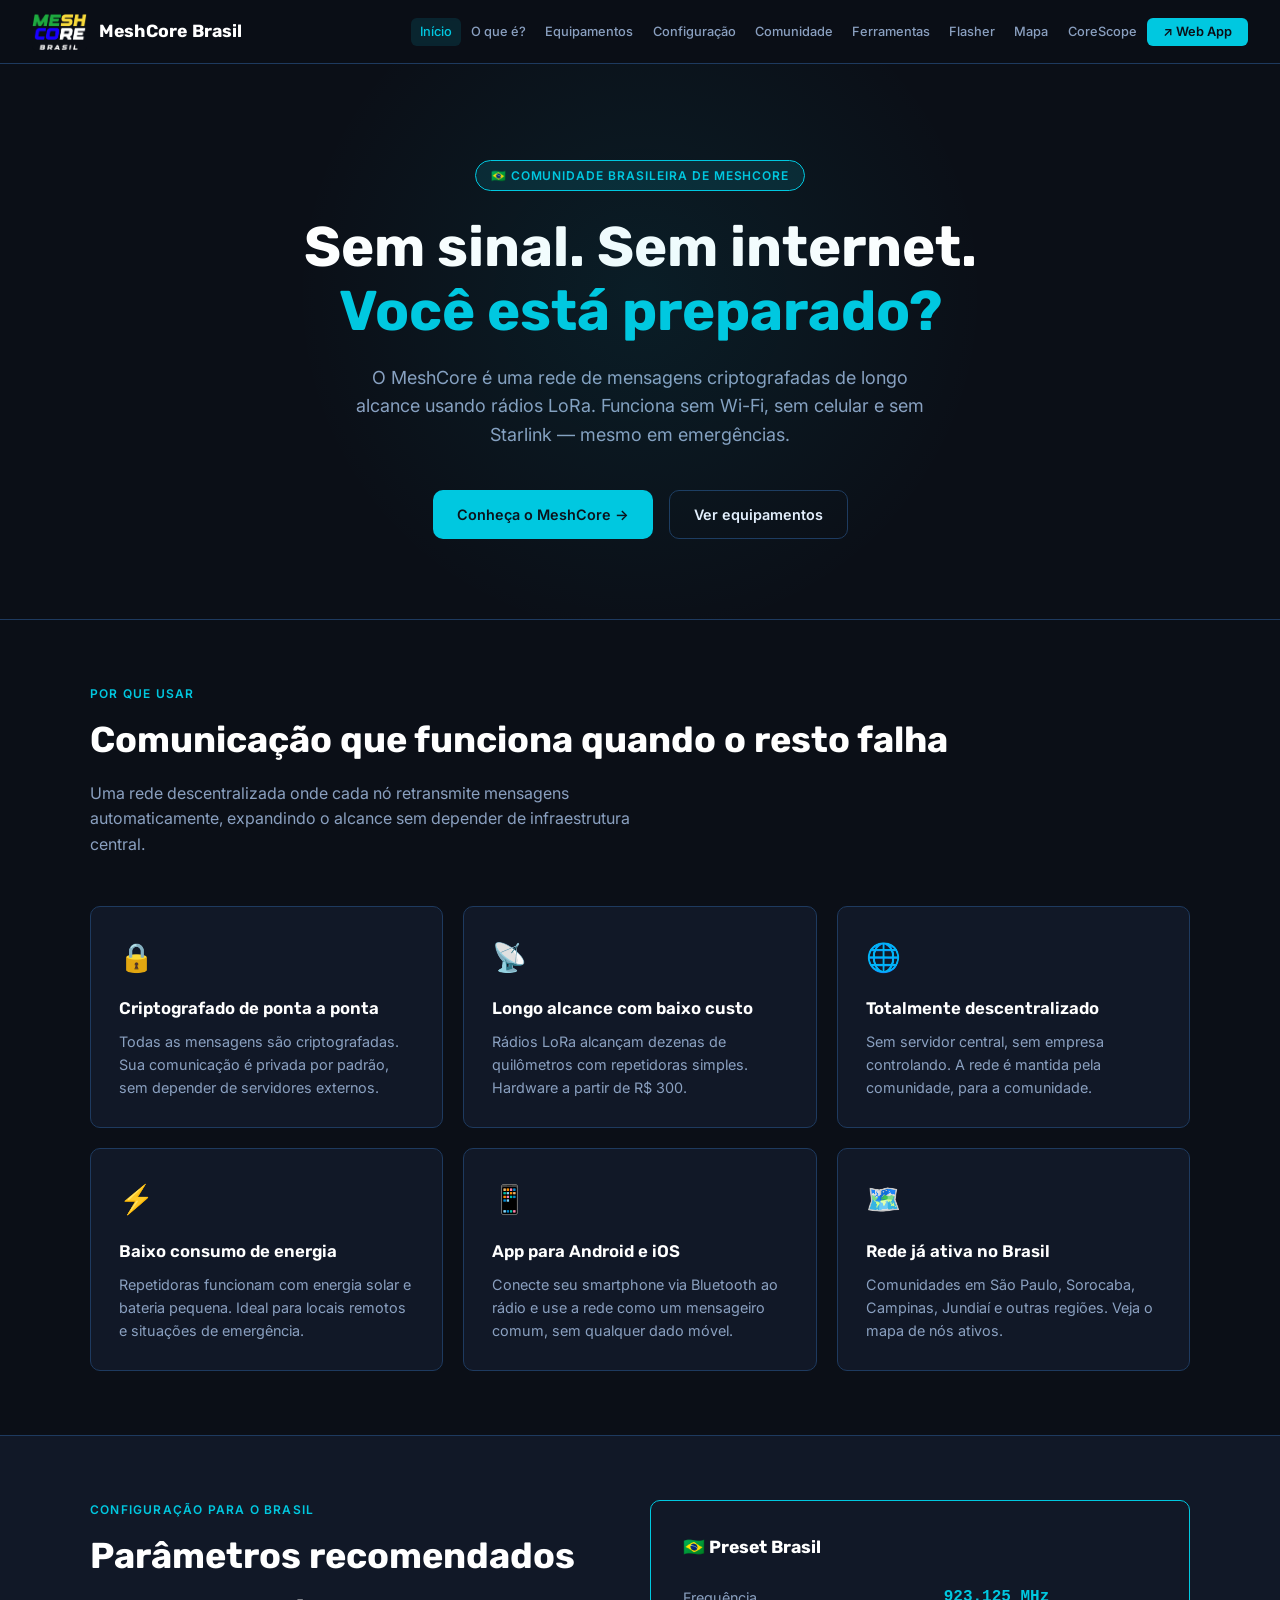
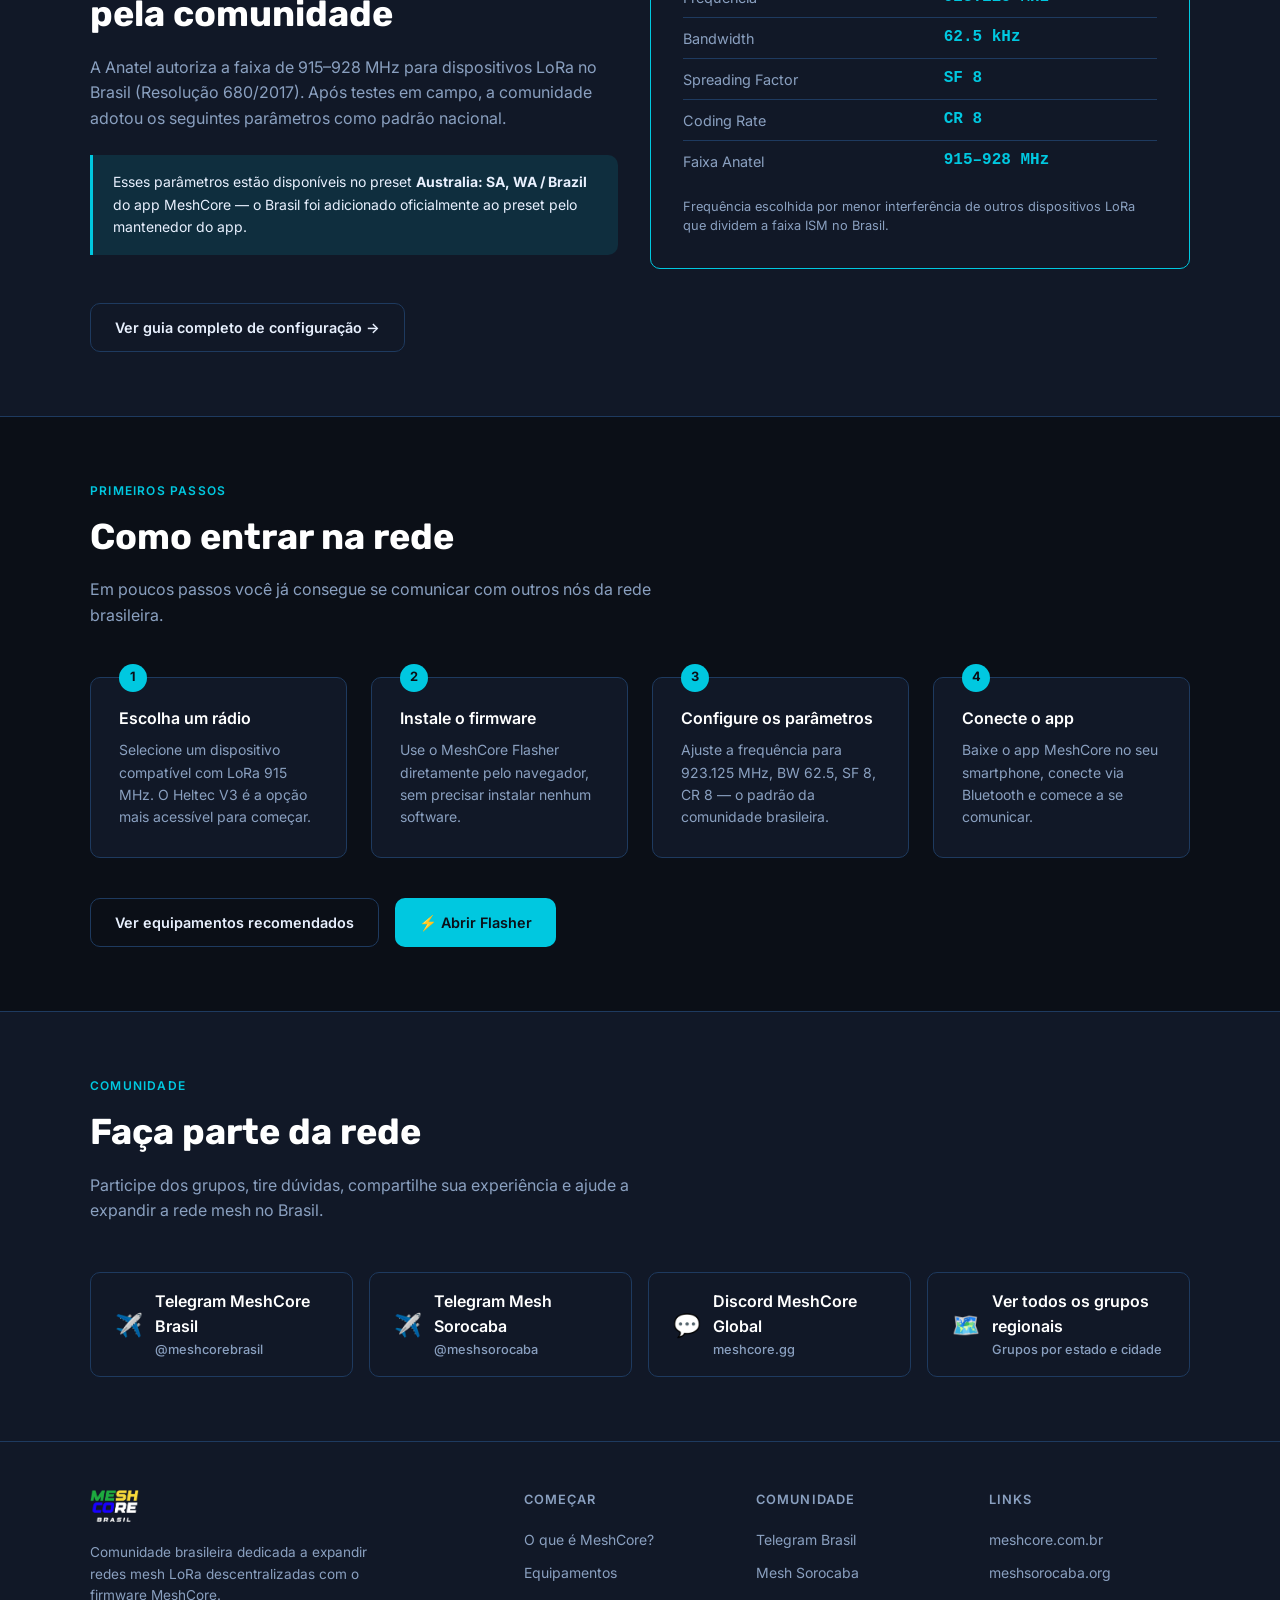
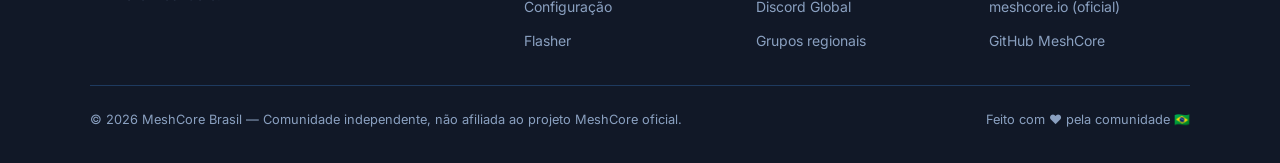
<file: index.html>
<!DOCTYPE html>
<html lang="pt-BR">
<head>
  <meta charset="UTF-8">
  <meta name="viewport" content="width=device-width, initial-scale=1.0">
  <title>MeshCore Brasil — Rede mesh LoRa sem internet</title>
  <meta name="description" content="Comunique-se sem internet, sem celular, sem Starlink. O MeshCore é uma rede de mensagens criptografadas de longo alcance com rádios LoRa.">
  <link rel="icon" href="img/logo.png">
  <meta property="og:type" content="website">
  <meta property="og:title" content="MeshCore Brasil">
  <meta property="og:description" content="Rede mesh LoRa descentralizada e criptografada. Sem internet, sem celular.">
  <meta property="og:image" content="img/logo.png">
  <link rel="stylesheet" href="css/style.css">
</head>
<body>

<!-- NAV -->
<nav>
  <a href="index.html" class="nav-logo">
    <img src="img/logo.png" alt="MeshCore Brasil">
    <span>MeshCore Brasil</span>
  </a>
  <button class="nav-toggle" aria-label="Menu" onclick="this.closest('nav').querySelector('.nav-links').classList.toggle('open')">
    <svg width="22" height="22" viewBox="0 0 22 22" fill="none" stroke="currentColor" stroke-width="2" stroke-linecap="round">
      <line x1="3" y1="6" x2="19" y2="6"/><line x1="3" y1="11" x2="19" y2="11"/><line x1="3" y1="16" x2="19" y2="16"/>
    </svg>
  </button>
  <ul class="nav-links">
    <li><a href="index.html" class="active">Início</a></li>
    <li><a href="pages/o-que-e.html">O que é?</a></li>
    <li><a href="pages/equipamentos.html">Equipamentos</a></li>
    <li><a href="pages/configuracao.html">Configuração</a></li>
    <li><a href="pages/comunidade.html">Comunidade</a></li>
    <li><a href="pages/ferramentas.html">Ferramentas</a></li>
    <li><a href="pages/flasher.html">Flasher</a></li>
    <li><a href="pages/mapa.html">Mapa</a></li>
    <li><a href="pages/corescope.html">CoreScope</a></li>
    <li><a href="https://app.meshcore.io/" target="_blank" class="nav-cta">↗ Web App</a></li>
  </ul>
</nav>

<!-- HERO -->
<section class="hero">
  <div class="hero-badge">🇧🇷 Comunidade Brasileira de MeshCore</div>
  <h1>Sem sinal. Sem internet.<br><span>Você está preparado?</span></h1>
  <p>O MeshCore é uma rede de mensagens criptografadas de longo alcance usando rádios LoRa. Funciona sem Wi-Fi, sem celular e sem Starlink — mesmo em emergências.</p>
  <div class="hero-actions">
    <a href="pages/o-que-e.html" class="btn btn-primary">Conheça o MeshCore →</a>
    <a href="pages/equipamentos.html" class="btn btn-outline">Ver equipamentos</a>
  </div>
</section>

<hr class="divider">

<!-- POR QUE MESHCORE -->
<section>
  <div class="container">
    <div class="section-label">Por que usar</div>
    <h2 class="section-title">Comunicação que funciona quando o resto falha</h2>
    <p class="section-desc">Uma rede descentralizada onde cada nó retransmite mensagens automaticamente, expandindo o alcance sem depender de infraestrutura central.</p>
    <div class="cards">
      <div class="card">
        <div class="card-icon">🔒</div>
        <h3>Criptografado de ponta a ponta</h3>
        <p>Todas as mensagens são criptografadas. Sua comunicação é privada por padrão, sem depender de servidores externos.</p>
      </div>
      <div class="card">
        <div class="card-icon">📡</div>
        <h3>Longo alcance com baixo custo</h3>
        <p>Rádios LoRa alcançam dezenas de quilômetros com repetidoras simples. Hardware a partir de R$ 300.</p>
      </div>
      <div class="card">
        <div class="card-icon">🌐</div>
        <h3>Totalmente descentralizado</h3>
        <p>Sem servidor central, sem empresa controlando. A rede é mantida pela comunidade, para a comunidade.</p>
      </div>
      <div class="card">
        <div class="card-icon">⚡</div>
        <h3>Baixo consumo de energia</h3>
        <p>Repetidoras funcionam com energia solar e bateria pequena. Ideal para locais remotos e situações de emergência.</p>
      </div>
      <div class="card">
        <div class="card-icon">📱</div>
        <h3>App para Android e iOS</h3>
        <p>Conecte seu smartphone via Bluetooth ao rádio e use a rede como um mensageiro comum, sem qualquer dado móvel.</p>
      </div>
      <div class="card">
        <div class="card-icon">🗺️</div>
        <h3>Rede já ativa no Brasil</h3>
        <p>Comunidades em São Paulo, Sorocaba, Campinas, Jundiaí e outras regiões. Veja o mapa de nós ativos.</p>
      </div>
    </div>
  </div>
</section>

<hr class="divider">

<!-- CONFIGURAÇÃO BRASIL -->
<section style="background: var(--surface);">
  <div class="container">
    <div class="params-grid">
      <div>
        <div class="section-label">Configuração para o Brasil</div>
        <h2 class="section-title">Parâmetros recomendados pela comunidade</h2>
        <p class="section-desc" style="margin-bottom: 1.5rem;">A Anatel autoriza a faixa de 915–928 MHz para dispositivos LoRa no Brasil (Resolução 680/2017). Após testes em campo, a comunidade adotou os seguintes parâmetros como padrão nacional.</p>
        <div class="info-box">
          Esses parâmetros estão disponíveis no preset <strong>Australia: SA, WA / Brazil</strong> do app MeshCore — o Brasil foi adicionado oficialmente ao preset pelo mantenedor do app.
        </div>
        <a href="pages/configuracao.html" class="btn btn-outline" style="margin-top: 1.5rem;">Ver guia completo de configuração →</a>
      </div>
      <div class="freq-box">
        <h3>🇧🇷 Preset Brasil</h3>
        <table class="freq-table">
          <tr><td>Frequência</td><td>923.125 MHz</td></tr>
          <tr><td>Bandwidth</td><td>62.5 kHz</td></tr>
          <tr><td>Spreading Factor</td><td>SF 8</td></tr>
          <tr><td>Coding Rate</td><td>CR 8</td></tr>
          <tr><td>Faixa Anatel</td><td>915–928 MHz</td></tr>
        </table>
        <p class="freq-note">Frequência escolhida por menor interferência de outros dispositivos LoRa que dividem a faixa ISM no Brasil.</p>
      </div>
    </div>
  </div>
</section>

<hr class="divider">

<!-- COMO COMEÇAR -->
<section>
  <div class="container">
    <div class="section-label">Primeiros passos</div>
    <h2 class="section-title">Como entrar na rede</h2>
    <p class="section-desc">Em poucos passos você já consegue se comunicar com outros nós da rede brasileira.</p>
    <div class="steps">
      <div class="step">
        <h3>Escolha um rádio</h3>
        <p>Selecione um dispositivo compatível com LoRa 915 MHz. O Heltec V3 é a opção mais acessível para começar.</p>
      </div>
      <div class="step">
        <h3>Instale o firmware</h3>
        <p>Use o MeshCore Flasher diretamente pelo navegador, sem precisar instalar nenhum software.</p>
      </div>
      <div class="step">
        <h3>Configure os parâmetros</h3>
        <p>Ajuste a frequência para 923.125 MHz, BW 62.5, SF 8, CR 8 — o padrão da comunidade brasileira.</p>
      </div>
      <div class="step">
        <h3>Conecte o app</h3>
        <p>Baixe o app MeshCore no seu smartphone, conecte via Bluetooth e comece a se comunicar.</p>
      </div>
    </div>
    <div style="margin-top: 2.5rem; display: flex; gap: 1rem; flex-wrap: wrap;">
      <a href="pages/equipamentos.html" class="btn btn-outline">Ver equipamentos recomendados</a>
      <a href="https://flasher.meshcore.io/" target="_blank" class="btn btn-primary">⚡ Abrir Flasher</a>
    </div>
  </div>
</section>

<hr class="divider">

<!-- COMUNIDADE -->
<section style="background: var(--surface);">
  <div class="container">
    <div class="section-label">Comunidade</div>
    <h2 class="section-title">Faça parte da rede</h2>
    <p class="section-desc">Participe dos grupos, tire dúvidas, compartilhe sua experiência e ajude a expandir a rede mesh no Brasil.</p>
    <div class="community-links">
      <a href="https://t.me/meshcorebrasil" target="_blank" class="community-link">
        <span class="icon">✈️</span>
        <div>
          <div style="font-weight: 600; color: var(--white);">Telegram MeshCore Brasil</div>
          <div style="font-size: 0.8rem; color: var(--text-dim);">@meshcorebrasil</div>
        </div>
      </a>
      <a href="https://t.me/meshsorocaba" target="_blank" class="community-link">
        <span class="icon">✈️</span>
        <div>
          <div style="font-weight: 600; color: var(--white);">Telegram Mesh Sorocaba</div>
          <div style="font-size: 0.8rem; color: var(--text-dim);">@meshsorocaba</div>
        </div>
      </a>
      <a href="https://meshcore.gg" target="_blank" class="community-link">
        <span class="icon">💬</span>
        <div>
          <div style="font-weight: 600; color: var(--white);">Discord MeshCore Global</div>
          <div style="font-size: 0.8rem; color: var(--text-dim);">meshcore.gg</div>
        </div>
      </a>
      <a href="pages/comunidade.html" class="community-link">
        <span class="icon">🗺️</span>
        <div>
          <div style="font-weight: 600; color: var(--white);">Ver todos os grupos regionais</div>
          <div style="font-size: 0.8rem; color: var(--text-dim);">Grupos por estado e cidade</div>
        </div>
      </a>
    </div>
  </div>
</section>

<!-- FOOTER -->
<footer>
  <div class="footer-inner">
    <div class="footer-brand">
      <img src="img/logo.png" alt="MeshCore Brasil">
      <p>Comunidade brasileira dedicada a expandir redes mesh LoRa descentralizadas com o firmware MeshCore.</p>
    </div>
    <div class="footer-col">
      <h4>Começar</h4>
      <ul>
        <li><a href="pages/o-que-e.html">O que é MeshCore?</a></li>
        <li><a href="pages/equipamentos.html">Equipamentos</a></li>
        <li><a href="pages/configuracao.html">Configuração</a></li>
        <li><a href="https://flasher.meshcore.io/" target="_blank">Flasher</a></li>
      </ul>
    </div>
    <div class="footer-col">
      <h4>Comunidade</h4>
      <ul>
        <li><a href="https://t.me/meshcorebrasil" target="_blank">Telegram Brasil</a></li>
        <li><a href="https://t.me/meshsorocaba" target="_blank">Mesh Sorocaba</a></li>
        <li><a href="https://meshcore.gg" target="_blank">Discord Global</a></li>
        <li><a href="pages/comunidade.html">Grupos regionais</a></li>
      </ul>
    </div>
    <div class="footer-col">
      <h4>Links</h4>
      <ul>
        <li><a href="https://meshcore.com.br" target="_blank">meshcore.com.br</a></li>
        <li><a href="https://www.meshsorocaba.org" target="_blank">meshsorocaba.org</a></li>
        <li><a href="https://meshcore.io" target="_blank">meshcore.io (oficial)</a></li>
        <li><a href="https://github.com/ripplebiz/MeshCore" target="_blank">GitHub MeshCore</a></li>
      </ul>
    </div>
  </div>
  <div class="footer-bottom">
    <span>© 2026 MeshCore Brasil — Comunidade independente, não afiliada ao projeto MeshCore oficial.</span>
    <span>Feito com ❤️ pela comunidade 🇧🇷</span>
  </div>
</footer>

</body>
</html>
</file>
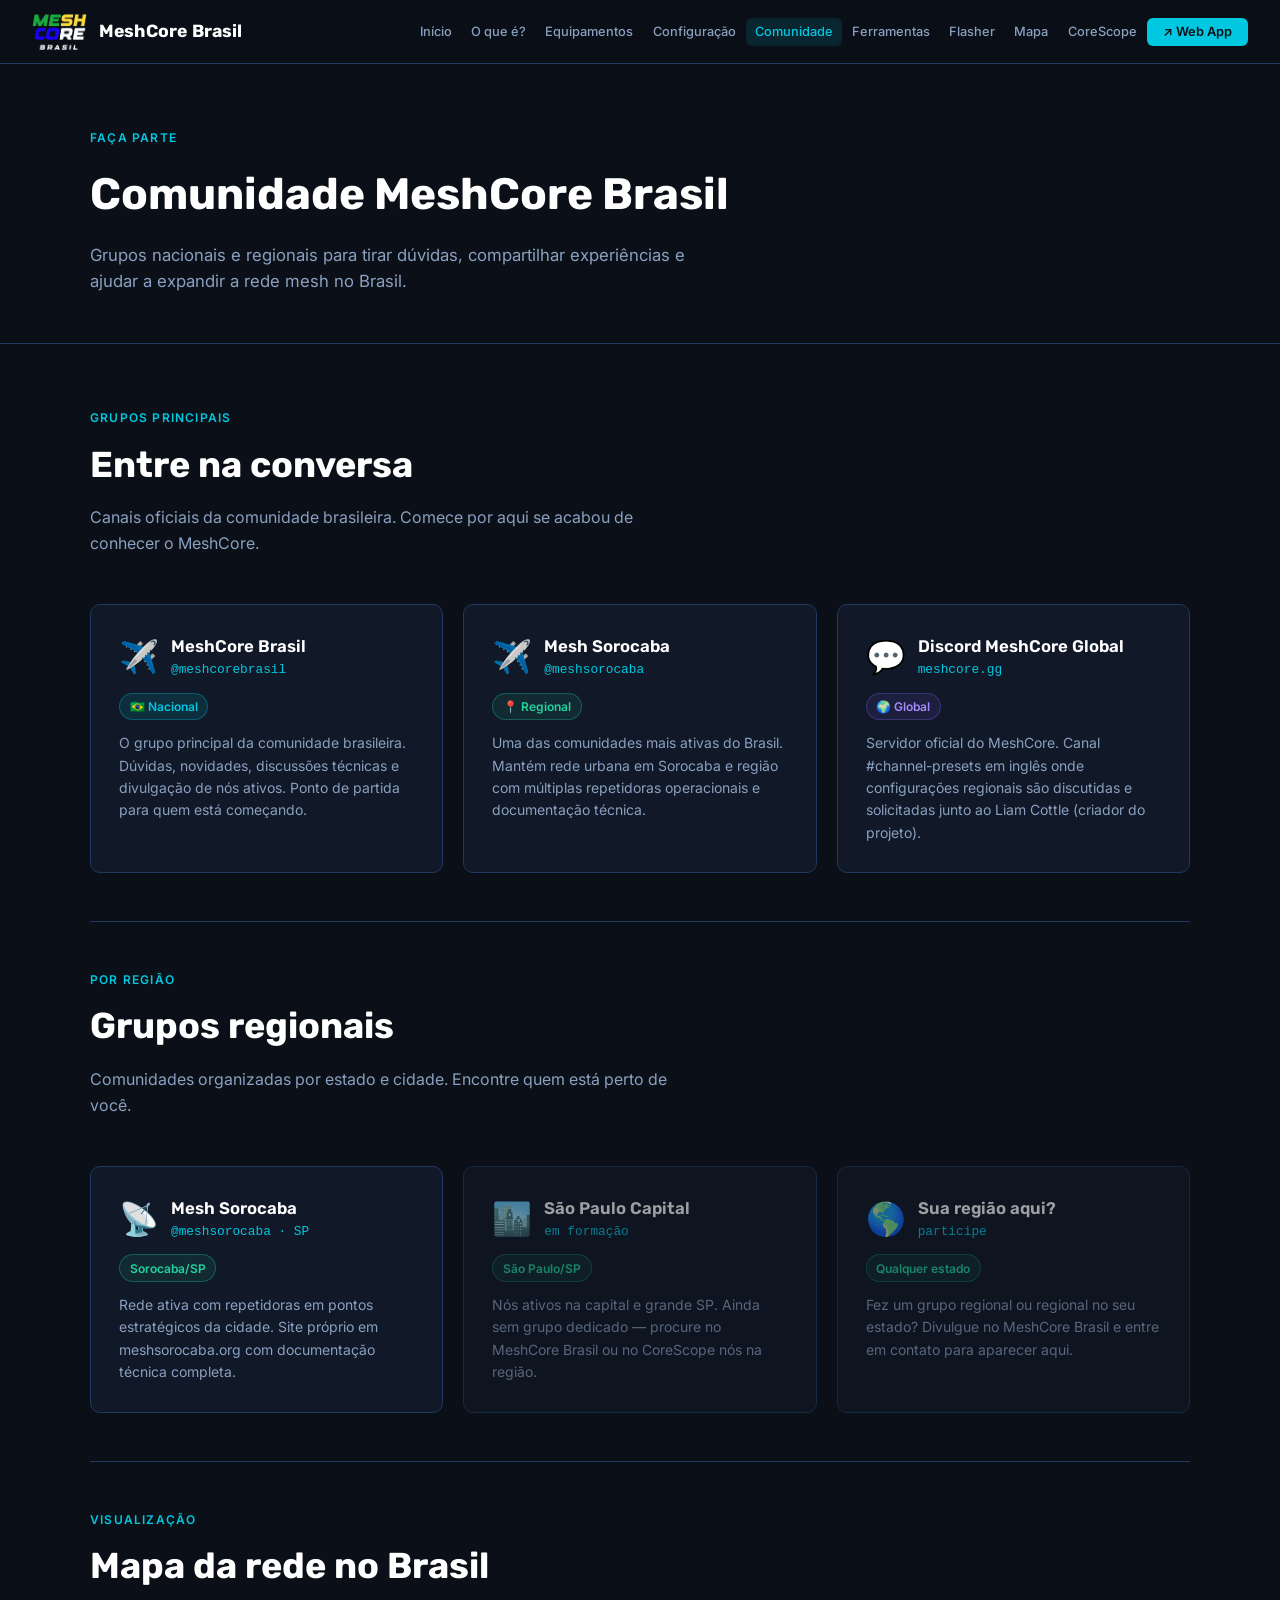
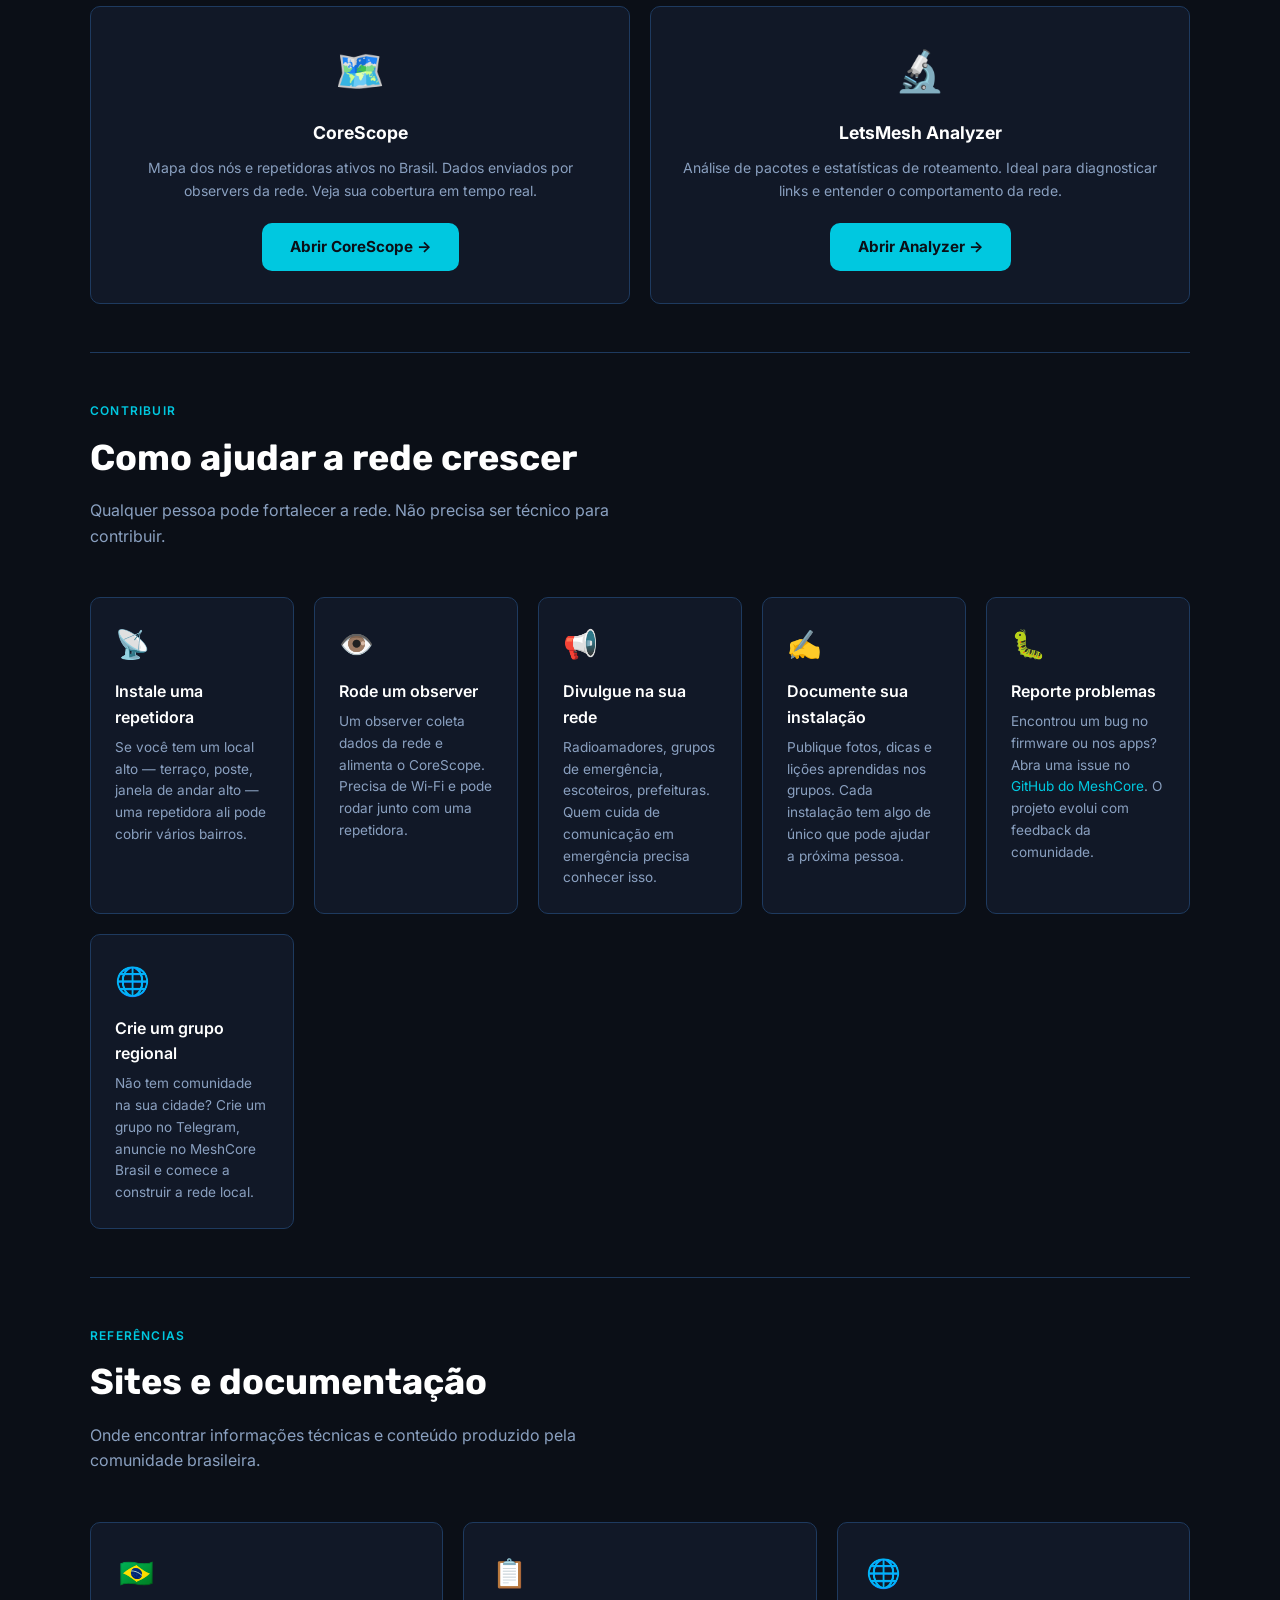
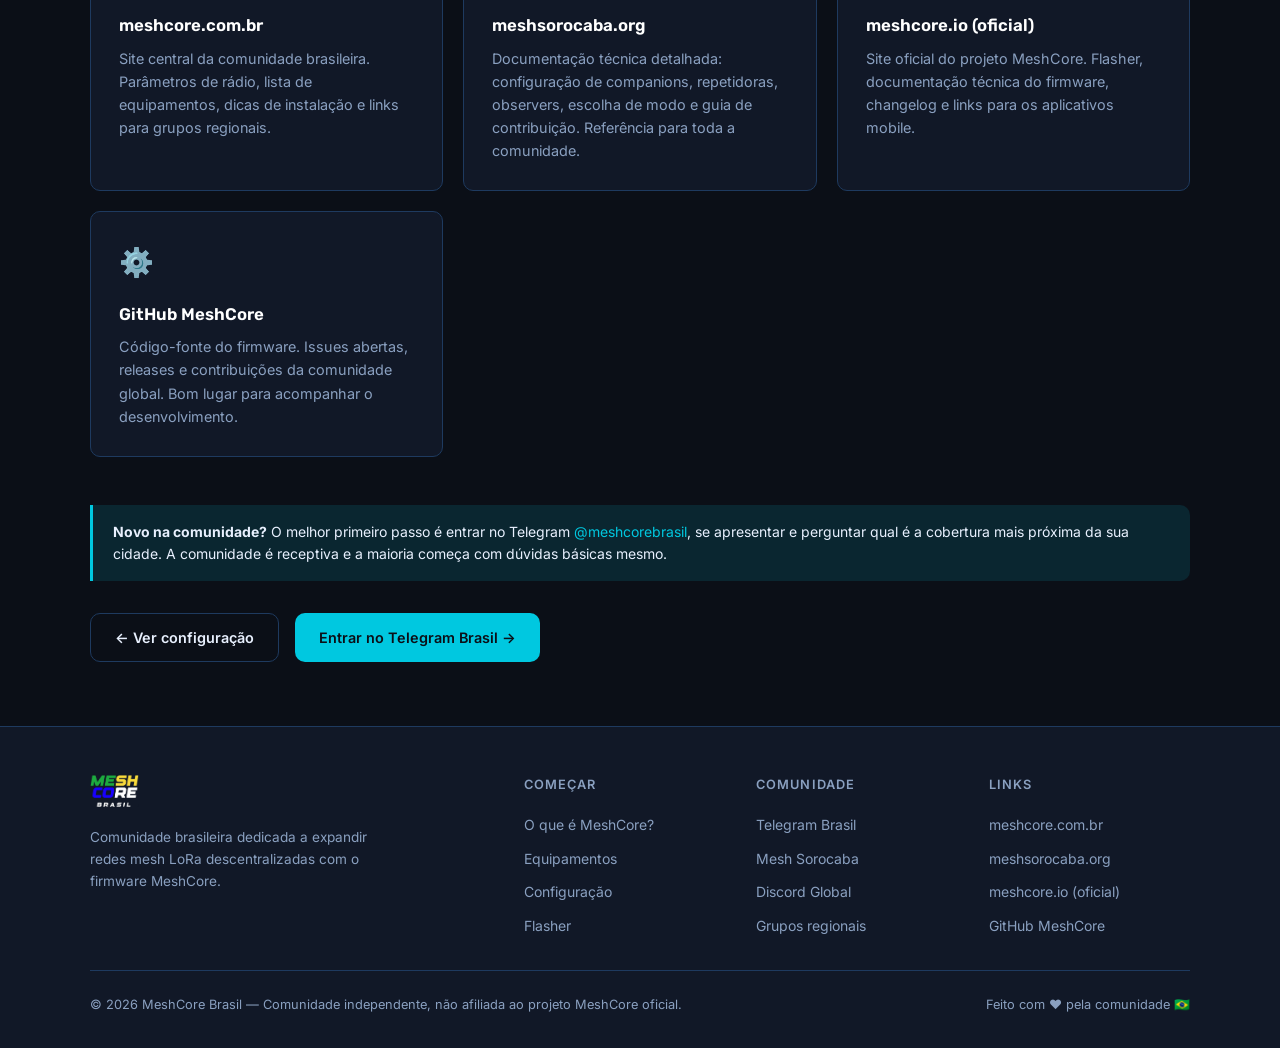
<file: pages/comunidade.html>
<!DOCTYPE html>
<html lang="pt-BR">
<head>
  <meta charset="UTF-8">
  <meta name="viewport" content="width=device-width, initial-scale=1.0">
  <title>Comunidade — MeshCore Brasil</title>
  <meta name="description" content="Grupos de Telegram, Discord e comunidades regionais do MeshCore no Brasil. Tire dúvidas, compartilhe experiências e ajude a expandir a rede.">
  <link rel="icon" href="../img/logo.png">
  <link rel="stylesheet" href="../css/style.css">
  <style>
    .group-grid {
      display: grid;
      grid-template-columns: repeat(auto-fit, minmax(300px, 1fr));
      gap: 1.25rem;
    }
    .group-card {
      background: var(--surface);
      border: 1px solid var(--border);
      border-radius: var(--radius);
      padding: 1.75rem;
      display: flex;
      flex-direction: column;
      gap: 0.75rem;
      transition: border-color 0.2s, transform 0.2s;
      text-decoration: none;
    }
    .group-card:hover {
      border-color: var(--accent);
      transform: translateY(-3px);
      text-decoration: none;
    }
    .group-card .gc-header {
      display: flex;
      align-items: center;
      gap: 0.75rem;
    }
    .group-card .gc-icon {
      font-size: 2rem;
      line-height: 1;
    }
    .group-card .gc-title {
      font-family: 'Rubik', sans-serif;
      font-weight: 600;
      font-size: 1.05rem;
      color: var(--white);
    }
    .group-card .gc-handle {
      font-size: 0.8rem;
      color: var(--accent);
      font-family: monospace;
    }
    .group-card .gc-desc {
      font-size: 0.875rem;
      color: var(--text-dim);
      line-height: 1.6;
    }
    .group-card .gc-badge {
      display: inline-flex;
      align-items: center;
      gap: 0.35rem;
      font-size: 0.75rem;
      font-weight: 600;
      padding: 0.2rem 0.6rem;
      border-radius: 999px;
      width: fit-content;
    }
    .badge-national { background: rgba(0, 200, 224, 0.12); color: var(--accent); border: 1px solid rgba(0, 200, 224, 0.3); }
    .badge-regional { background: rgba(34, 211, 160, 0.1); color: var(--green); border: 1px solid rgba(34, 211, 160, 0.3); }
    .badge-global   { background: rgba(130, 100, 255, 0.1); color: #a78bfa; border: 1px solid rgba(130, 100, 255, 0.3); }

    .map-section {
      background: var(--surface);
      border: 1px solid var(--border);
      border-radius: var(--radius);
      padding: 2rem;
      text-align: center;
    }
    .corescope-link {
      display: inline-flex;
      align-items: center;
      gap: 0.5rem;
      background: var(--accent);
      color: var(--bg);
      font-weight: 700;
      padding: 0.75rem 1.75rem;
      border-radius: var(--radius);
      font-size: 0.95rem;
      margin-top: 1.25rem;
      text-decoration: none;
      transition: opacity 0.2s, transform 0.2s;
    }
    .corescope-link:hover {
      opacity: 0.88;
      transform: translateY(-1px);
      text-decoration: none;
    }
    .contribute-steps {
      display: grid;
      grid-template-columns: repeat(auto-fit, minmax(200px, 1fr));
      gap: 1.25rem;
    }
    .contribute-step {
      background: var(--surface);
      border: 1px solid var(--border);
      border-radius: var(--radius);
      padding: 1.5rem;
    }
    .contribute-step .cs-icon { font-size: 1.75rem; margin-bottom: 0.75rem; }
    .contribute-step h3 { font-size: 1rem; font-weight: 600; color: var(--white); margin-bottom: 0.4rem; }
    .contribute-step p { font-size: 0.85rem; color: var(--text-dim); line-height: 1.6; }

    .stats-bar {
      display: flex;
      gap: 1px;
      background: var(--border);
      border-radius: var(--radius);
      overflow: hidden;
      margin: 2rem 0;
    }
    .stat-cell {
      flex: 1;
      background: var(--surface);
      padding: 1.25rem 1.5rem;
      text-align: center;
    }
    .stat-cell:first-child { border-radius: var(--radius) 0 0 var(--radius); }
    .stat-cell:last-child  { border-radius: 0 var(--radius) var(--radius) 0; }
    .stat-val { font-family: 'Rubik', sans-serif; font-size: 1.75rem; font-weight: 700; color: var(--accent); }
    .stat-label { font-size: 0.8rem; color: var(--text-dim); margin-top: 0.2rem; }

    @media (max-width: 600px) {
      .stats-bar { flex-direction: column; gap: 0; }
      .stat-cell { border-radius: 0 !important; border-bottom: 1px solid var(--border); }
      .stat-cell:last-child { border-bottom: none; }
    }
  </style>
</head>
<body>

<nav>
  <a href="../index.html" class="nav-logo">
    <img src="../img/logo.png" alt="MeshCore Brasil">
    <span>MeshCore Brasil</span>
  </a>
  <button class="nav-toggle" aria-label="Menu" onclick="this.closest('nav').querySelector('.nav-links').classList.toggle('open')">
    <svg width="22" height="22" viewBox="0 0 22 22" fill="none" stroke="currentColor" stroke-width="2" stroke-linecap="round">
      <line x1="3" y1="6" x2="19" y2="6"/><line x1="3" y1="11" x2="19" y2="11"/><line x1="3" y1="16" x2="19" y2="16"/>
    </svg>
  </button>
  <ul class="nav-links">
    <li><a href="../index.html">Início</a></li>
    <li><a href="o-que-e.html">O que é?</a></li>
    <li><a href="equipamentos.html">Equipamentos</a></li>
    <li><a href="configuracao.html">Configuração</a></li>
    <li><a href="comunidade.html" class="active">Comunidade</a></li>
    <li><a href="ferramentas.html">Ferramentas</a></li>
    <li><a href="flasher.html">Flasher</a></li>
    <li><a href="mapa.html">Mapa</a></li>
    <li><a href="corescope.html">CoreScope</a></li>
    <li><a href="https://app.meshcore.io/" target="_blank" class="nav-cta">↗ Web App</a></li>
  </ul>
</nav>

<div class="page-header">
  <div class="container">
    <div class="section-label">Faça parte</div>
    <h1>Comunidade MeshCore Brasil</h1>
    <p>Grupos nacionais e regionais para tirar dúvidas, compartilhar experiências e ajudar a expandir a rede mesh no Brasil.</p>
  </div>
</div>

<section>
  <div class="container">

    <!-- Grupos principais -->
    <div class="section-label">Grupos principais</div>
    <h2 class="section-title">Entre na conversa</h2>
    <p class="section-desc">Canais oficiais da comunidade brasileira. Comece por aqui se acabou de conhecer o MeshCore.</p>

    <div class="group-grid" style="margin-bottom: 3rem;">
      <a href="https://t.me/meshcorebrasil" target="_blank" class="group-card">
        <div class="gc-header">
          <span class="gc-icon">✈️</span>
          <div>
            <div class="gc-title">MeshCore Brasil</div>
            <div class="gc-handle">@meshcorebrasil</div>
          </div>
        </div>
        <span class="gc-badge badge-national">🇧🇷 Nacional</span>
        <p class="gc-desc">O grupo principal da comunidade brasileira. Dúvidas, novidades, discussões técnicas e divulgação de nós ativos. Ponto de partida para quem está começando.</p>
      </a>

      <a href="https://t.me/meshsorocaba" target="_blank" class="group-card">
        <div class="gc-header">
          <span class="gc-icon">✈️</span>
          <div>
            <div class="gc-title">Mesh Sorocaba</div>
            <div class="gc-handle">@meshsorocaba</div>
          </div>
        </div>
        <span class="gc-badge badge-regional">📍 Regional</span>
        <p class="gc-desc">Uma das comunidades mais ativas do Brasil. Mantém rede urbana em Sorocaba e região com múltiplas repetidoras operacionais e documentação técnica.</p>
      </a>

      <a href="https://meshcore.gg" target="_blank" class="group-card">
        <div class="gc-header">
          <span class="gc-icon">💬</span>
          <div>
            <div class="gc-title">Discord MeshCore Global</div>
            <div class="gc-handle">meshcore.gg</div>
          </div>
        </div>
        <span class="gc-badge badge-global">🌍 Global</span>
        <p class="gc-desc">Servidor oficial do MeshCore. Canal #channel-presets em inglês onde configurações regionais são discutidas e solicitadas junto ao Liam Cottle (criador do projeto).</p>
      </a>
    </div>

    <hr class="divider" style="margin: 1rem 0 3rem;">

    <!-- Grupos regionais -->
    <div class="section-label">Por região</div>
    <h2 class="section-title">Grupos regionais</h2>
    <p class="section-desc">Comunidades organizadas por estado e cidade. Encontre quem está perto de você.</p>

    <div class="group-grid" style="margin-bottom: 3rem;">
      <a href="https://t.me/meshsorocaba" target="_blank" class="group-card">
        <div class="gc-header">
          <span class="gc-icon">📡</span>
          <div>
            <div class="gc-title">Mesh Sorocaba</div>
            <div class="gc-handle">@meshsorocaba · SP</div>
          </div>
        </div>
        <span class="gc-badge badge-regional">Sorocaba/SP</span>
        <p class="gc-desc">Rede ativa com repetidoras em pontos estratégicos da cidade. Site próprio em meshsorocaba.org com documentação técnica completa.</p>
      </a>

      <div class="group-card" style="opacity: 0.6; cursor: default;" onclick="return false;">
        <div class="gc-header">
          <span class="gc-icon">🏙️</span>
          <div>
            <div class="gc-title">São Paulo Capital</div>
            <div class="gc-handle">em formação</div>
          </div>
        </div>
        <span class="gc-badge badge-regional">São Paulo/SP</span>
        <p class="gc-desc">Nós ativos na capital e grande SP. Ainda sem grupo dedicado — procure no MeshCore Brasil ou no CoreScope nós na região.</p>
      </div>

      <div class="group-card" style="opacity: 0.6; cursor: default;" onclick="return false;">
        <div class="gc-header">
          <span class="gc-icon">🌎</span>
          <div>
            <div class="gc-title">Sua região aqui?</div>
            <div class="gc-handle">participe</div>
          </div>
        </div>
        <span class="gc-badge badge-regional">Qualquer estado</span>
        <p class="gc-desc">Fez um grupo regional ou regional no seu estado? Divulgue no MeshCore Brasil e entre em contato para aparecer aqui.</p>
      </div>
    </div>

    <hr class="divider" style="margin: 1rem 0 3rem;">

    <!-- Mapa da rede -->
    <div class="section-label">Visualização</div>
    <h2 class="section-title">Mapa da rede no Brasil</h2>

    <div style="display: grid; grid-template-columns: 1fr 1fr; gap: 1.25rem; margin-bottom: 3rem; flex-wrap: wrap;">
      <div class="map-section">
        <div style="font-size: 2.5rem; margin-bottom: 1rem;">🗺️</div>
        <h3 style="color: var(--white); font-size: 1.1rem; margin-bottom: 0.5rem;">CoreScope</h3>
        <p style="color: var(--text-dim); font-size: 0.875rem; line-height: 1.7;">Mapa dos nós e repetidoras ativos no Brasil. Dados enviados por observers da rede. Veja sua cobertura em tempo real.</p>
        <a href="https://corescope.meshcore.com.br" target="_blank" class="corescope-link">Abrir CoreScope →</a>
      </div>

      <div class="map-section">
        <div style="font-size: 2.5rem; margin-bottom: 1rem;">🔬</div>
        <h3 style="color: var(--white); font-size: 1.1rem; margin-bottom: 0.5rem;">LetsMesh Analyzer</h3>
        <p style="color: var(--text-dim); font-size: 0.875rem; line-height: 1.7;">Análise de pacotes e estatísticas de roteamento. Ideal para diagnosticar links e entender o comportamento da rede.</p>
        <a href="https://analyzer.letsmesh.net/" target="_blank" class="corescope-link">Abrir Analyzer →</a>
      </div>
    </div>

    <hr class="divider" style="margin: 1rem 0 3rem;">

    <!-- Como contribuir -->
    <div class="section-label">Contribuir</div>
    <h2 class="section-title">Como ajudar a rede crescer</h2>
    <p class="section-desc">Qualquer pessoa pode fortalecer a rede. Não precisa ser técnico para contribuir.</p>

    <div class="contribute-steps" style="margin-bottom: 3rem;">
      <div class="contribute-step">
        <div class="cs-icon">📡</div>
        <h3>Instale uma repetidora</h3>
        <p>Se você tem um local alto — terraço, poste, janela de andar alto — uma repetidora ali pode cobrir vários bairros.</p>
      </div>
      <div class="contribute-step">
        <div class="cs-icon">👁️</div>
        <h3>Rode um observer</h3>
        <p>Um observer coleta dados da rede e alimenta o CoreScope. Precisa de Wi-Fi e pode rodar junto com uma repetidora.</p>
      </div>
      <div class="contribute-step">
        <div class="cs-icon">📢</div>
        <h3>Divulgue na sua rede</h3>
        <p>Radioamadores, grupos de emergência, escoteiros, prefeituras. Quem cuida de comunicação em emergência precisa conhecer isso.</p>
      </div>
      <div class="contribute-step">
        <div class="cs-icon">✍️</div>
        <h3>Documente sua instalação</h3>
        <p>Publique fotos, dicas e lições aprendidas nos grupos. Cada instalação tem algo de único que pode ajudar a próxima pessoa.</p>
      </div>
      <div class="contribute-step">
        <div class="cs-icon">🐛</div>
        <h3>Reporte problemas</h3>
        <p>Encontrou um bug no firmware ou nos apps? Abra uma issue no <a href="https://github.com/ripplebiz/MeshCore" target="_blank">GitHub do MeshCore</a>. O projeto evolui com feedback da comunidade.</p>
      </div>
      <div class="contribute-step">
        <div class="cs-icon">🌐</div>
        <h3>Crie um grupo regional</h3>
        <p>Não tem comunidade na sua cidade? Crie um grupo no Telegram, anuncie no MeshCore Brasil e comece a construir a rede local.</p>
      </div>
    </div>

    <hr class="divider" style="margin: 1rem 0 3rem;">

    <!-- Sites da comunidade -->
    <div class="section-label">Referências</div>
    <h2 class="section-title">Sites e documentação</h2>
    <p class="section-desc">Onde encontrar informações técnicas e conteúdo produzido pela comunidade brasileira.</p>

    <div class="cards" style="margin-bottom: 3rem;">
      <a href="https://meshcore.com.br" target="_blank" class="card" style="text-decoration: none;">
        <div class="card-icon">🇧🇷</div>
        <h3>meshcore.com.br</h3>
        <p>Site central da comunidade brasileira. Parâmetros de rádio, lista de equipamentos, dicas de instalação e links para grupos regionais.</p>
      </a>
      <a href="https://www.meshsorocaba.org" target="_blank" class="card" style="text-decoration: none;">
        <div class="card-icon">📋</div>
        <h3>meshsorocaba.org</h3>
        <p>Documentação técnica detalhada: configuração de companions, repetidoras, observers, escolha de modo e guia de contribuição. Referência para toda a comunidade.</p>
      </a>
      <a href="https://meshcore.io" target="_blank" class="card" style="text-decoration: none;">
        <div class="card-icon">🌐</div>
        <h3>meshcore.io (oficial)</h3>
        <p>Site oficial do projeto MeshCore. Flasher, documentação técnica do firmware, changelog e links para os aplicativos mobile.</p>
      </a>
      <a href="https://github.com/ripplebiz/MeshCore" target="_blank" class="card" style="text-decoration: none;">
        <div class="card-icon">⚙️</div>
        <h3>GitHub MeshCore</h3>
        <p>Código-fonte do firmware. Issues abertas, releases e contribuições da comunidade global. Bom lugar para acompanhar o desenvolvimento.</p>
      </a>
    </div>

    <div class="info-box">
      <strong>Novo na comunidade?</strong> O melhor primeiro passo é entrar no Telegram <a href="https://t.me/meshcorebrasil" target="_blank">@meshcorebrasil</a>, se apresentar e perguntar qual é a cobertura mais próxima da sua cidade. A comunidade é receptiva e a maioria começa com dúvidas básicas mesmo.
    </div>

    <div style="display: flex; gap: 1rem; flex-wrap: wrap; margin-top: 2rem;">
      <a href="configuracao.html" class="btn btn-outline">← Ver configuração</a>
      <a href="https://t.me/meshcorebrasil" target="_blank" class="btn btn-primary">Entrar no Telegram Brasil →</a>
    </div>

  </div>
</section>

<footer>
  <div class="footer-inner">
    <div class="footer-brand">
      <img src="../img/logo.png" alt="MeshCore Brasil">
      <p>Comunidade brasileira dedicada a expandir redes mesh LoRa descentralizadas com o firmware MeshCore.</p>
    </div>
    <div class="footer-col">
      <h4>Começar</h4>
      <ul>
        <li><a href="o-que-e.html">O que é MeshCore?</a></li>
        <li><a href="equipamentos.html">Equipamentos</a></li>
        <li><a href="configuracao.html">Configuração</a></li>
        <li><a href="https://flasher.meshcore.io/" target="_blank">Flasher</a></li>
      </ul>
    </div>
    <div class="footer-col">
      <h4>Comunidade</h4>
      <ul>
        <li><a href="https://t.me/meshcorebrasil" target="_blank">Telegram Brasil</a></li>
        <li><a href="https://t.me/meshsorocaba" target="_blank">Mesh Sorocaba</a></li>
        <li><a href="https://meshcore.gg" target="_blank">Discord Global</a></li>
        <li><a href="comunidade.html">Grupos regionais</a></li>
      </ul>
    </div>
    <div class="footer-col">
      <h4>Links</h4>
      <ul>
        <li><a href="https://meshcore.com.br" target="_blank">meshcore.com.br</a></li>
        <li><a href="https://www.meshsorocaba.org" target="_blank">meshsorocaba.org</a></li>
        <li><a href="https://meshcore.io" target="_blank">meshcore.io (oficial)</a></li>
        <li><a href="https://github.com/ripplebiz/MeshCore" target="_blank">GitHub MeshCore</a></li>
      </ul>
    </div>
  </div>
  <div class="footer-bottom">
    <span>© 2026 MeshCore Brasil — Comunidade independente, não afiliada ao projeto MeshCore oficial.</span>
    <span>Feito com ❤️ pela comunidade 🇧🇷</span>
  </div>
</footer>

</body>
</html>
</file>
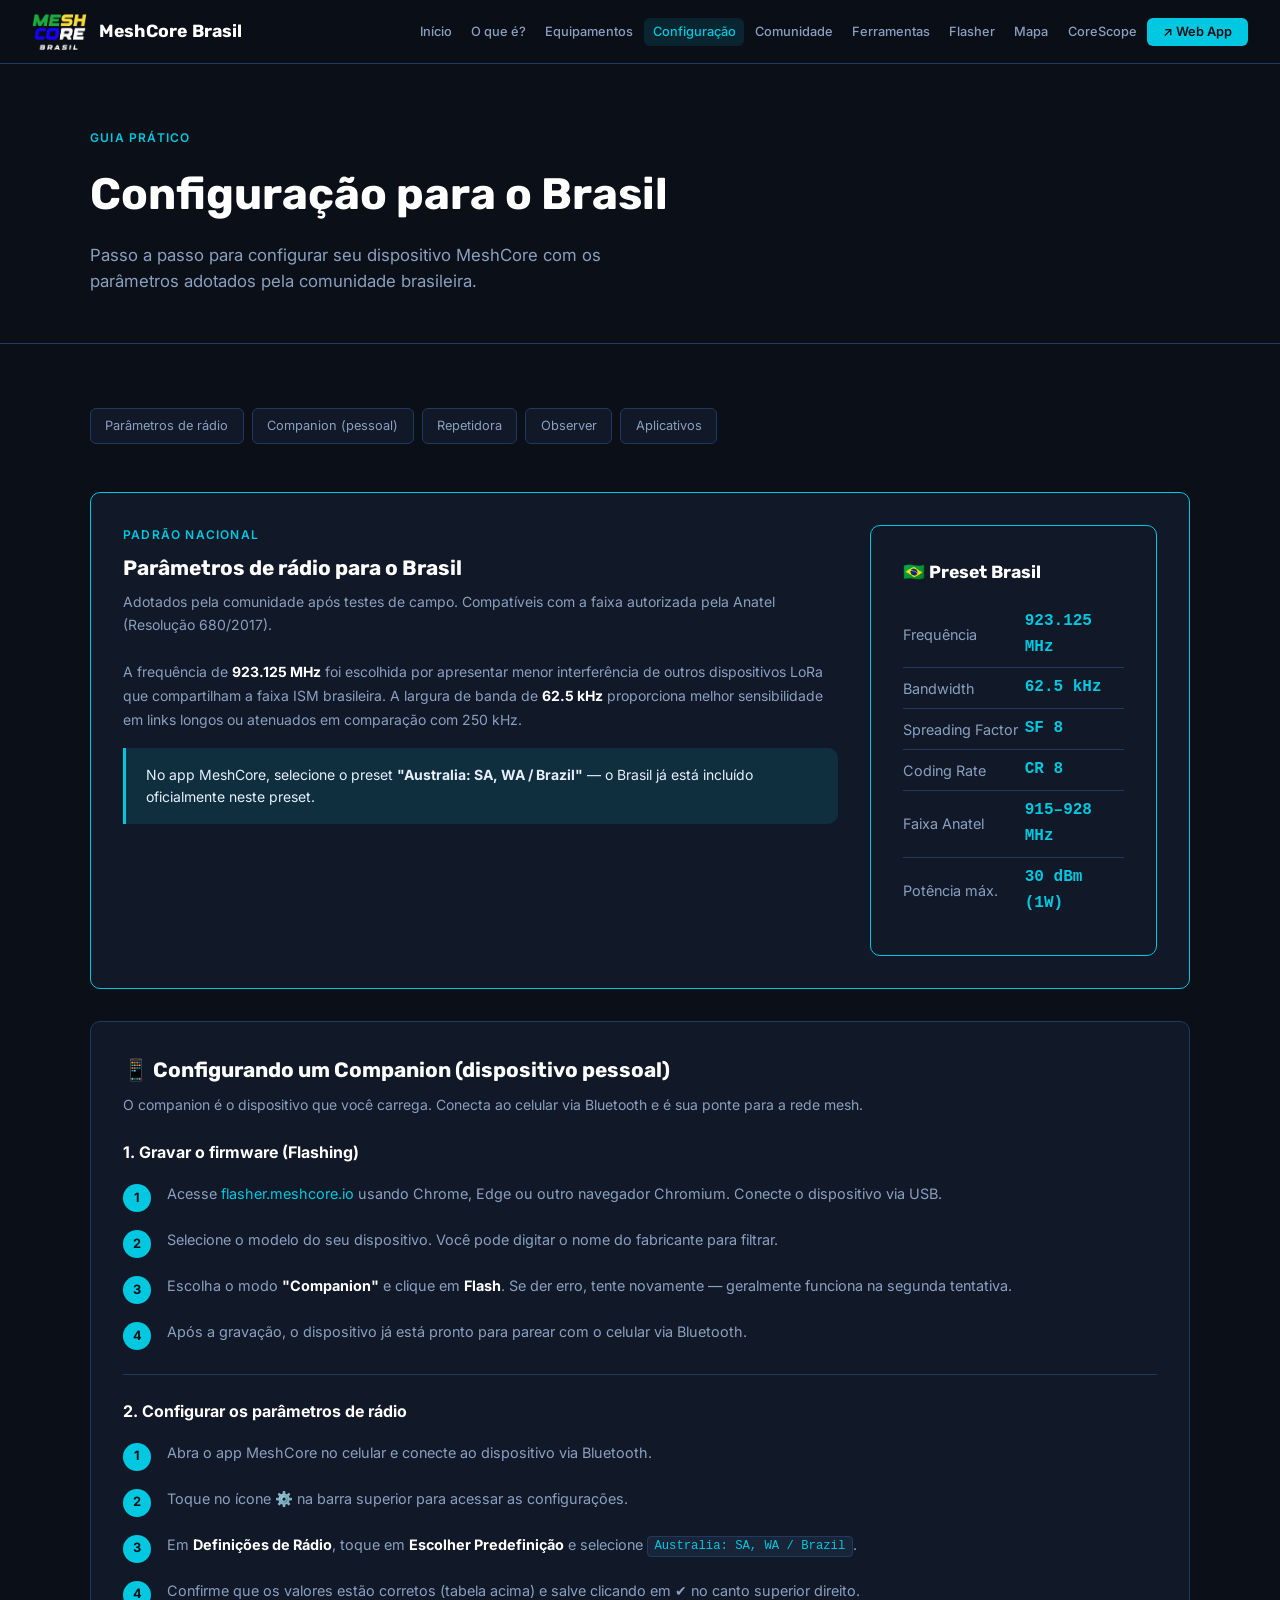
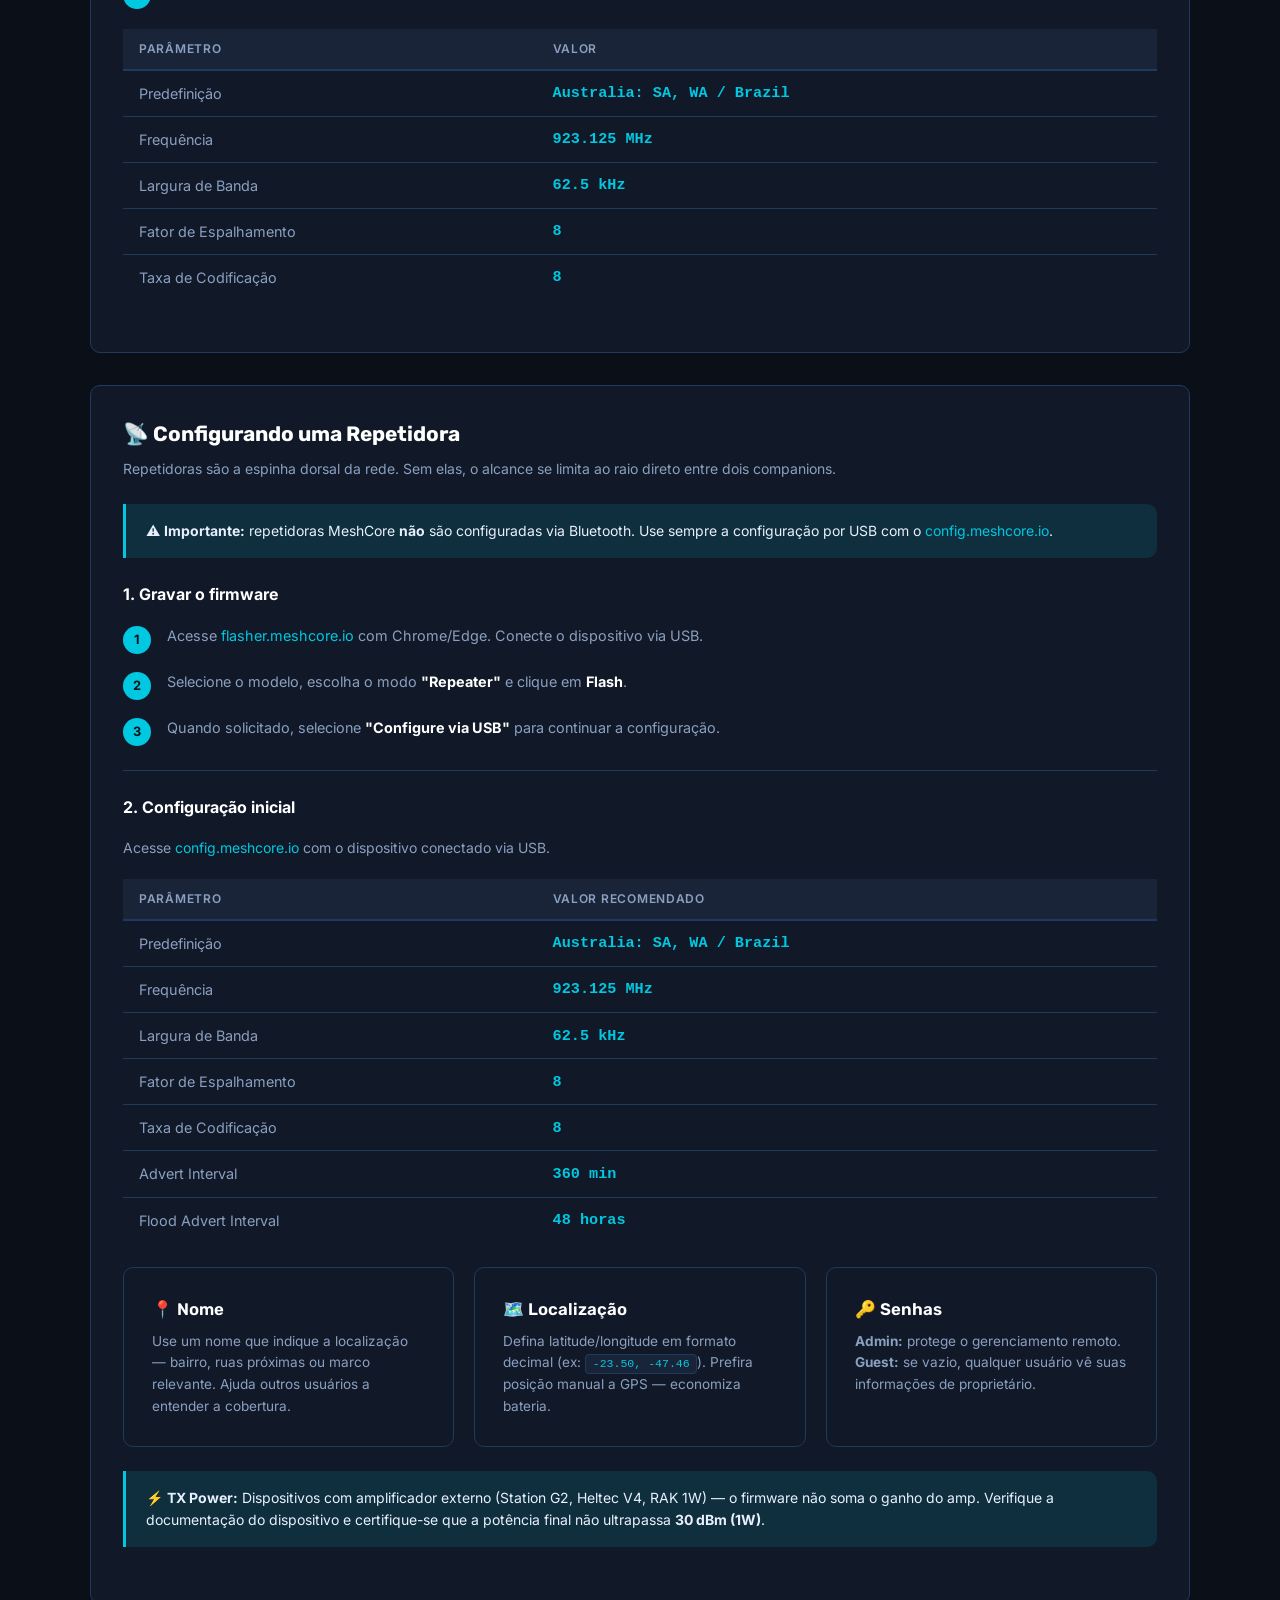
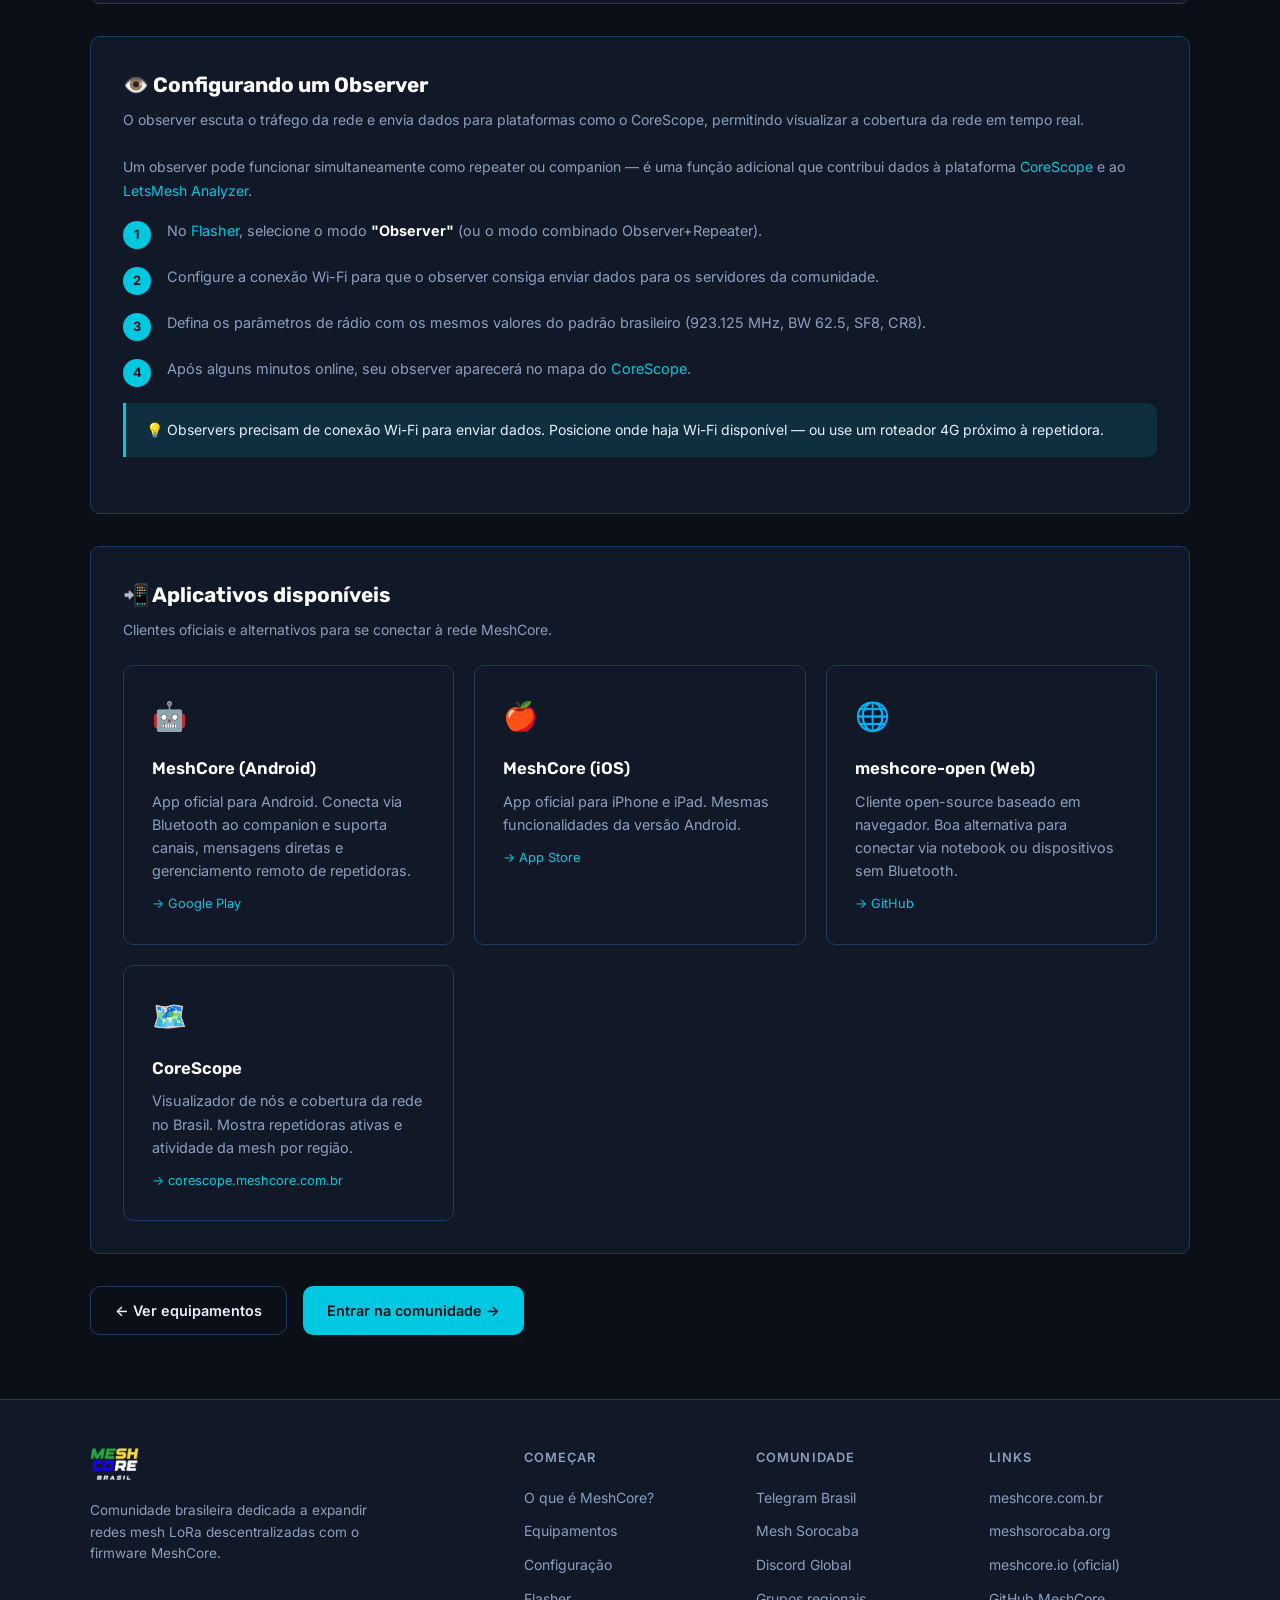
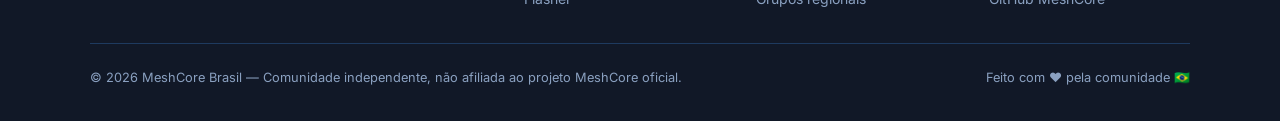
<file: pages/configuracao.html>
<!DOCTYPE html>
<html lang="pt-BR">
<head>
  <meta charset="UTF-8">
  <meta name="viewport" content="width=device-width, initial-scale=1.0">
  <title>Configuração — MeshCore Brasil</title>
  <meta name="description" content="Guia completo de configuração do MeshCore para o Brasil: parâmetros de rádio, companion, repetidora e observer.">
  <link rel="icon" href="../img/logo.png">
  <link rel="stylesheet" href="../css/style.css">
  <style>
    .cfg-table { width: 100%; border-collapse: collapse; font-size: 0.9rem; margin: 1.25rem 0; }
    .cfg-table th { background: var(--surface-2); color: var(--text-dim); font-weight: 600; font-size: 0.75rem; text-transform: uppercase; letter-spacing: 0.06em; padding: 0.65rem 1rem; text-align: left; border-bottom: 2px solid var(--border); }
    .cfg-table td { padding: 0.65rem 1rem; border-bottom: 1px solid var(--border); color: var(--text); }
    .cfg-table td:first-child { color: var(--text-dim); width: 40%; }
    .cfg-table td:last-child { color: var(--accent); font-weight: 600; font-family: monospace; font-size: 0.95rem; }
    .cfg-table tr:last-child td { border-bottom: none; }
    .anchor-nav { display: flex; flex-wrap: wrap; gap: 0.5rem; margin-bottom: 3rem; }
    .anchor-nav a { padding: 0.4rem 0.9rem; background: var(--surface); border: 1px solid var(--border); border-radius: 6px; font-size: 0.8rem; color: var(--text-dim); text-decoration: none; transition: all 0.2s; }
    .anchor-nav a:hover { border-color: var(--accent); color: var(--accent); text-decoration: none; }
    .config-block { background: var(--surface); border: 1px solid var(--border); border-radius: var(--radius); padding: 2rem; margin-bottom: 2rem; }
    .config-block h2 { font-family: 'Rubik', sans-serif; font-size: 1.3rem; color: var(--white); margin-bottom: 0.4rem; }
    .config-block .subtitle { color: var(--text-dim); font-size: 0.875rem; margin-bottom: 1.5rem; }
    .step-inline { display: flex; gap: 1rem; align-items: flex-start; margin-bottom: 1rem; }
    .step-num { min-width: 28px; height: 28px; background: var(--accent); color: var(--bg); border-radius: 50%; display: flex; align-items: center; justify-content: center; font-weight: 700; font-size: 0.8rem; flex-shrink: 0; margin-top: 2px; }
    .step-inline p { color: var(--text-dim); font-size: 0.9rem; line-height: 1.6; margin: 0; }
    .step-inline strong { color: var(--white); }
    code { background: var(--surface-2); border: 1px solid var(--border); padding: 0.15rem 0.4rem; border-radius: 4px; font-size: 0.85em; color: var(--accent); font-family: monospace; }
    .params-grid { display: grid; grid-template-columns: 1fr auto; gap: 2rem; align-items: start; }
    @media (max-width: 700px) {
      .params-grid { grid-template-columns: 1fr; }
      .params-grid .freq-box { min-width: unset; width: 100%; }
    }
  </style>
</head>
<body>

<nav>
  <a href="../index.html" class="nav-logo">
    <img src="../img/logo.png" alt="MeshCore Brasil">
    <span>MeshCore Brasil</span>
  </a>
  <button class="nav-toggle" aria-label="Menu" onclick="this.closest('nav').querySelector('.nav-links').classList.toggle('open')">
    <svg width="22" height="22" viewBox="0 0 22 22" fill="none" stroke="currentColor" stroke-width="2" stroke-linecap="round">
      <line x1="3" y1="6" x2="19" y2="6"/><line x1="3" y1="11" x2="19" y2="11"/><line x1="3" y1="16" x2="19" y2="16"/>
    </svg>
  </button>
  <ul class="nav-links">
    <li><a href="../index.html">Início</a></li>
    <li><a href="o-que-e.html">O que é?</a></li>
    <li><a href="equipamentos.html">Equipamentos</a></li>
    <li><a href="configuracao.html" class="active">Configuração</a></li>
    <li><a href="comunidade.html">Comunidade</a></li>
    <li><a href="ferramentas.html">Ferramentas</a></li>
    <li><a href="flasher.html">Flasher</a></li>
    <li><a href="mapa.html">Mapa</a></li>
    <li><a href="corescope.html">CoreScope</a></li>
    <li><a href="https://app.meshcore.io/" target="_blank" class="nav-cta">↗ Web App</a></li>
  </ul>
</nav>

<div class="page-header">
  <div class="container">
    <div class="section-label">Guia prático</div>
    <h1>Configuração para o Brasil</h1>
    <p>Passo a passo para configurar seu dispositivo MeshCore com os parâmetros adotados pela comunidade brasileira.</p>
  </div>
</div>

<section>
  <div class="container">

    <!-- Anchor nav -->
    <div class="anchor-nav">
      <a href="#parametros">Parâmetros de rádio</a>
      <a href="#companion">Companion (pessoal)</a>
      <a href="#repetidora">Repetidora</a>
      <a href="#observer">Observer</a>
      <a href="#aplicativos">Aplicativos</a>
    </div>

    <!-- Parâmetros Brasil -->
    <div id="parametros" class="config-block" style="border-color: var(--accent);">
      <div class="params-grid">
        <div>
          <div class="section-label" style="margin-bottom: 0.5rem;">Padrão nacional</div>
          <h2>Parâmetros de rádio para o Brasil</h2>
          <p class="subtitle">Adotados pela comunidade após testes de campo. Compatíveis com a faixa autorizada pela Anatel (Resolução 680/2017).</p>
          <p style="color: var(--text-dim); font-size: 0.875rem; line-height: 1.7;">A frequência de <strong style="color: var(--white);">923.125 MHz</strong> foi escolhida por apresentar menor interferência de outros dispositivos LoRa que compartilham a faixa ISM brasileira. A largura de banda de <strong style="color: var(--white);">62.5 kHz</strong> proporciona melhor sensibilidade em links longos ou atenuados em comparação com 250 kHz.</p>
          <div class="info-box" style="margin-top: 1rem;">
            No app MeshCore, selecione o preset <strong>"Australia: SA, WA / Brazil"</strong> — o Brasil já está incluído oficialmente neste preset.
          </div>
        </div>
        <div class="freq-box" style="min-width: 260px;">
          <h3>🇧🇷 Preset Brasil</h3>
          <table class="freq-table">
            <tr><td>Frequência</td><td>923.125 MHz</td></tr>
            <tr><td>Bandwidth</td><td>62.5 kHz</td></tr>
            <tr><td>Spreading Factor</td><td>SF 8</td></tr>
            <tr><td>Coding Rate</td><td>CR 8</td></tr>
            <tr><td>Faixa Anatel</td><td>915–928 MHz</td></tr>
            <tr><td>Potência máx.</td><td>30 dBm (1W)</td></tr>
          </table>
        </div>
      </div>
    </div>

    <!-- Companion -->
    <div id="companion" class="config-block">
      <h2>📱 Configurando um Companion (dispositivo pessoal)</h2>
      <p class="subtitle">O companion é o dispositivo que você carrega. Conecta ao celular via Bluetooth e é sua ponte para a rede mesh.</p>

      <h3 style="color: var(--white); font-size: 1rem; margin-bottom: 1rem;">1. Gravar o firmware (Flashing)</h3>
      <div class="step-inline">
        <div class="step-num">1</div>
        <p>Acesse <a href="https://flasher.meshcore.io/" target="_blank">flasher.meshcore.io</a> usando Chrome, Edge ou outro navegador Chromium. Conecte o dispositivo via USB.</p>
      </div>
      <div class="step-inline">
        <div class="step-num">2</div>
        <p>Selecione o modelo do seu dispositivo. Você pode digitar o nome do fabricante para filtrar.</p>
      </div>
      <div class="step-inline">
        <div class="step-num">3</div>
        <p>Escolha o modo <strong>"Companion"</strong> e clique em <strong>Flash</strong>. Se der erro, tente novamente — geralmente funciona na segunda tentativa.</p>
      </div>
      <div class="step-inline">
        <div class="step-num">4</div>
        <p>Após a gravação, o dispositivo já está pronto para parear com o celular via Bluetooth.</p>
      </div>

      <hr class="divider" style="margin: 1.5rem 0;">

      <h3 style="color: var(--white); font-size: 1rem; margin-bottom: 1rem;">2. Configurar os parâmetros de rádio</h3>
      <div class="step-inline">
        <div class="step-num">1</div>
        <p>Abra o app MeshCore no celular e conecte ao dispositivo via Bluetooth.</p>
      </div>
      <div class="step-inline">
        <div class="step-num">2</div>
        <p>Toque no ícone ⚙️ na barra superior para acessar as configurações.</p>
      </div>
      <div class="step-inline">
        <div class="step-num">3</div>
        <p>Em <strong>Definições de Rádio</strong>, toque em <strong>Escolher Predefinição</strong> e selecione <code>Australia: SA, WA / Brazil</code>.</p>
      </div>
      <div class="step-inline">
        <div class="step-num">4</div>
        <p>Confirme que os valores estão corretos (tabela acima) e salve clicando em ✔ no canto superior direito.</p>
      </div>

      <div style="margin-top: 1.25rem;">
        <table class="cfg-table">
          <thead><tr><th>Parâmetro</th><th>Valor</th></tr></thead>
          <tbody>
            <tr><td>Predefinição</td><td>Australia: SA, WA / Brazil</td></tr>
            <tr><td>Frequência</td><td>923.125 MHz</td></tr>
            <tr><td>Largura de Banda</td><td>62.5 kHz</td></tr>
            <tr><td>Fator de Espalhamento</td><td>8</td></tr>
            <tr><td>Taxa de Codificação</td><td>8</td></tr>
          </tbody>
        </table>
      </div>
    </div>

    <!-- Repetidora -->
    <div id="repetidora" class="config-block">
      <h2>📡 Configurando uma Repetidora</h2>
      <p class="subtitle">Repetidoras são a espinha dorsal da rede. Sem elas, o alcance se limita ao raio direto entre dois companions.</p>

      <div class="info-box" style="margin-bottom: 1.5rem;">
        ⚠️ <strong>Importante:</strong> repetidoras MeshCore <strong>não</strong> são configuradas via Bluetooth. Use sempre a configuração por USB com o <a href="https://config.meshcore.io/" target="_blank">config.meshcore.io</a>.
      </div>

      <h3 style="color: var(--white); font-size: 1rem; margin-bottom: 1rem;">1. Gravar o firmware</h3>
      <div class="step-inline">
        <div class="step-num">1</div>
        <p>Acesse <a href="https://flasher.meshcore.io/" target="_blank">flasher.meshcore.io</a> com Chrome/Edge. Conecte o dispositivo via USB.</p>
      </div>
      <div class="step-inline">
        <div class="step-num">2</div>
        <p>Selecione o modelo, escolha o modo <strong>"Repeater"</strong> e clique em <strong>Flash</strong>.</p>
      </div>
      <div class="step-inline">
        <div class="step-num">3</div>
        <p>Quando solicitado, selecione <strong>"Configure via USB"</strong> para continuar a configuração.</p>
      </div>

      <hr class="divider" style="margin: 1.5rem 0;">

      <h3 style="color: var(--white); font-size: 1rem; margin-bottom: 1rem;">2. Configuração inicial</h3>
      <p style="color: var(--text-dim); font-size: 0.875rem; margin-bottom: 1rem;">Acesse <a href="https://config.meshcore.io/" target="_blank">config.meshcore.io</a> com o dispositivo conectado via USB.</p>

      <table class="cfg-table" style="margin-bottom: 1.5rem;">
        <thead><tr><th>Parâmetro</th><th>Valor recomendado</th></tr></thead>
        <tbody>
          <tr><td>Predefinição</td><td>Australia: SA, WA / Brazil</td></tr>
          <tr><td>Frequência</td><td>923.125 MHz</td></tr>
          <tr><td>Largura de Banda</td><td>62.5 kHz</td></tr>
          <tr><td>Fator de Espalhamento</td><td>8</td></tr>
          <tr><td>Taxa de Codificação</td><td>8</td></tr>
          <tr><td>Advert Interval</td><td>360 min</td></tr>
          <tr><td>Flood Advert Interval</td><td>48 horas</td></tr>
        </tbody>
      </table>

      <div class="cards" style="grid-template-columns: repeat(auto-fit, minmax(220px, 1fr));">
        <div class="card">
          <h3>📍 Nome</h3>
          <p style="font-size: 0.85rem;">Use um nome que indique a localização — bairro, ruas próximas ou marco relevante. Ajuda outros usuários a entender a cobertura.</p>
        </div>
        <div class="card">
          <h3>🗺️ Localização</h3>
          <p style="font-size: 0.85rem;">Defina latitude/longitude em formato decimal (ex: <code>-23.50, -47.46</code>). Prefira posição manual a GPS — economiza bateria.</p>
        </div>
        <div class="card">
          <h3>🔑 Senhas</h3>
          <p style="font-size: 0.85rem;"><strong>Admin:</strong> protege o gerenciamento remoto. <strong>Guest:</strong> se vazio, qualquer usuário vê suas informações de proprietário.</p>
        </div>
      </div>

      <div class="info-box" style="margin-top: 1.5rem;">
        ⚡ <strong>TX Power:</strong> Dispositivos com amplificador externo (Station G2, Heltec V4, RAK 1W) — o firmware não soma o ganho do amp. Verifique a documentação do dispositivo e certifique-se que a potência final não ultrapassa <strong>30 dBm (1W)</strong>.
      </div>
    </div>

    <!-- Observer -->
    <div id="observer" class="config-block">
      <h2>👁️ Configurando um Observer</h2>
      <p class="subtitle">O observer escuta o tráfego da rede e envia dados para plataformas como o CoreScope, permitindo visualizar a cobertura da rede em tempo real.</p>

      <p style="color: var(--text-dim); font-size: 0.875rem; line-height: 1.7; margin-bottom: 1rem;">Um observer pode funcionar simultaneamente como repeater ou companion — é uma função adicional que contribui dados à plataforma <a href="https://corescope.meshcore.com.br" target="_blank">CoreScope</a> e ao <a href="https://analyzer.letsmesh.net/" target="_blank">LetsMesh Analyzer</a>.</p>

      <div class="step-inline">
        <div class="step-num">1</div>
        <p>No <a href="https://flasher.meshcore.io/" target="_blank">Flasher</a>, selecione o modo <strong>"Observer"</strong> (ou o modo combinado Observer+Repeater).</p>
      </div>
      <div class="step-inline">
        <div class="step-num">2</div>
        <p>Configure a conexão Wi-Fi para que o observer consiga enviar dados para os servidores da comunidade.</p>
      </div>
      <div class="step-inline">
        <div class="step-num">3</div>
        <p>Defina os parâmetros de rádio com os mesmos valores do padrão brasileiro (923.125 MHz, BW 62.5, SF8, CR8).</p>
      </div>
      <div class="step-inline">
        <div class="step-num">4</div>
        <p>Após alguns minutos online, seu observer aparecerá no mapa do <a href="https://corescope.meshcore.com.br" target="_blank">CoreScope</a>.</p>
      </div>

      <div class="info-box" style="margin-top: 1rem;">
        💡 Observers precisam de conexão Wi-Fi para enviar dados. Posicione onde haja Wi-Fi disponível — ou use um roteador 4G próximo à repetidora.
      </div>
    </div>

    <!-- Aplicativos -->
    <div id="aplicativos" class="config-block">
      <h2>📲 Aplicativos disponíveis</h2>
      <p class="subtitle">Clientes oficiais e alternativos para se conectar à rede MeshCore.</p>

      <div class="cards">
        <div class="card">
          <div class="card-icon">🤖</div>
          <h3>MeshCore (Android)</h3>
          <p>App oficial para Android. Conecta via Bluetooth ao companion e suporta canais, mensagens diretas e gerenciamento remoto de repetidoras.</p>
          <a href="https://play.google.com/store/apps/details?id=com.liamcottle.meshcore.android" target="_blank" style="display: inline-block; margin-top: 0.75rem; font-size: 0.8rem;">→ Google Play</a>
        </div>
        <div class="card">
          <div class="card-icon">🍎</div>
          <h3>MeshCore (iOS)</h3>
          <p>App oficial para iPhone e iPad. Mesmas funcionalidades da versão Android.</p>
          <a href="https://apps.apple.com/app/meshcore/id6742541282" target="_blank" style="display: inline-block; margin-top: 0.75rem; font-size: 0.8rem;">→ App Store</a>
        </div>
        <div class="card">
          <div class="card-icon">🌐</div>
          <h3>meshcore-open (Web)</h3>
          <p>Cliente open-source baseado em navegador. Boa alternativa para conectar via notebook ou dispositivos sem Bluetooth.</p>
          <a href="https://github.com/zjs81/meshcore-open" target="_blank" style="display: inline-block; margin-top: 0.75rem; font-size: 0.8rem;">→ GitHub</a>
        </div>
        <div class="card">
          <div class="card-icon">🗺️</div>
          <h3>CoreScope</h3>
          <p>Visualizador de nós e cobertura da rede no Brasil. Mostra repetidoras ativas e atividade da mesh por região.</p>
          <a href="https://corescope.meshcore.com.br" target="_blank" style="display: inline-block; margin-top: 0.75rem; font-size: 0.8rem;">→ corescope.meshcore.com.br</a>
        </div>
      </div>
    </div>

    <div style="display: flex; gap: 1rem; flex-wrap: wrap; margin-top: 1rem;">
      <a href="equipamentos.html" class="btn btn-outline">← Ver equipamentos</a>
      <a href="comunidade.html" class="btn btn-primary">Entrar na comunidade →</a>
    </div>

  </div>
</section>

<footer>
  <div class="footer-inner">
    <div class="footer-brand">
      <img src="../img/logo.png" alt="MeshCore Brasil">
      <p>Comunidade brasileira dedicada a expandir redes mesh LoRa descentralizadas com o firmware MeshCore.</p>
    </div>
    <div class="footer-col">
      <h4>Começar</h4>
      <ul>
        <li><a href="o-que-e.html">O que é MeshCore?</a></li>
        <li><a href="equipamentos.html">Equipamentos</a></li>
        <li><a href="configuracao.html">Configuração</a></li>
        <li><a href="https://flasher.meshcore.io/" target="_blank">Flasher</a></li>
      </ul>
    </div>
    <div class="footer-col">
      <h4>Comunidade</h4>
      <ul>
        <li><a href="https://t.me/meshcorebrasil" target="_blank">Telegram Brasil</a></li>
        <li><a href="https://t.me/meshsorocaba" target="_blank">Mesh Sorocaba</a></li>
        <li><a href="https://meshcore.gg" target="_blank">Discord Global</a></li>
        <li><a href="comunidade.html">Grupos regionais</a></li>
      </ul>
    </div>
    <div class="footer-col">
      <h4>Links</h4>
      <ul>
        <li><a href="https://meshcore.com.br" target="_blank">meshcore.com.br</a></li>
        <li><a href="https://www.meshsorocaba.org" target="_blank">meshsorocaba.org</a></li>
        <li><a href="https://meshcore.io" target="_blank">meshcore.io (oficial)</a></li>
        <li><a href="https://github.com/ripplebiz/MeshCore" target="_blank">GitHub MeshCore</a></li>
      </ul>
    </div>
  </div>
  <div class="footer-bottom">
    <span>© 2026 MeshCore Brasil — Comunidade independente, não afiliada ao projeto MeshCore oficial.</span>
    <span>Feito com ❤️ pela comunidade 🇧🇷</span>
  </div>
</footer>

</body>
</html>
</file>
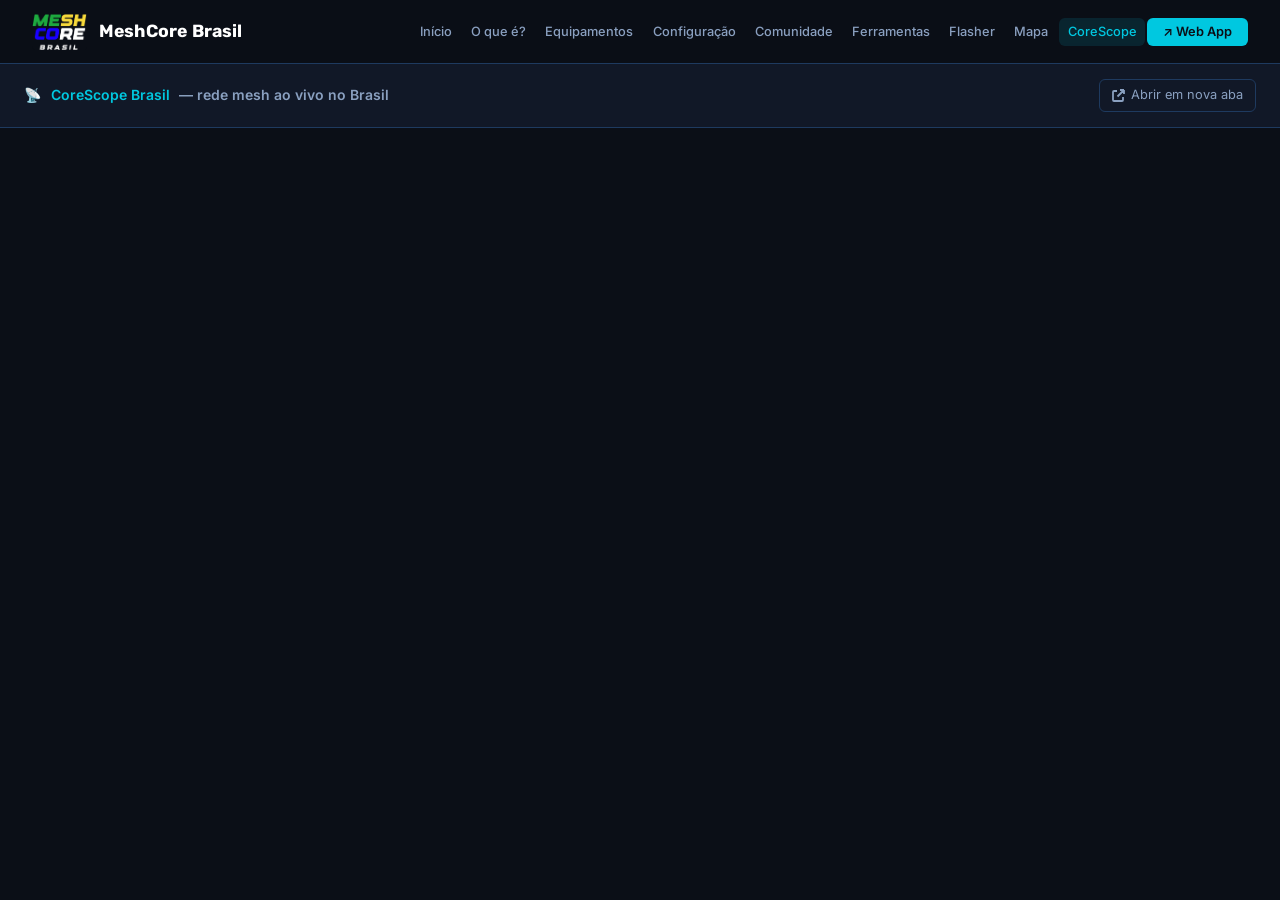
<file: pages/corescope.html>
<!DOCTYPE html>
<html lang="pt-BR">
<head>
  <meta charset="UTF-8">
  <meta name="viewport" content="width=device-width, initial-scale=1.0">
  <title>CoreScope — MeshCore Brasil</title>
  <link rel="icon" href="../img/logo.png">
  <link rel="stylesheet" href="../css/style.css">
  <style>
    body { display: flex; flex-direction: column; height: 100vh; overflow: hidden; }
    .embed-bar {
      flex-shrink: 0;
      height: var(--nav-height);
      background: var(--surface);
      border-bottom: 1px solid var(--border);
      display: flex;
      align-items: center;
      justify-content: space-between;
      padding: 0 1.5rem;
      gap: 1rem;
    }
    .embed-bar .label {
      display: flex;
      align-items: center;
      gap: 0.6rem;
      font-size: 0.875rem;
      font-weight: 600;
      color: var(--text-dim);
    }
    .embed-bar .label span { color: var(--accent); }
    .embed-bar .actions { display: flex; gap: 0.5rem; align-items: center; }
    .embed-bar a.ext-link {
      font-size: 0.8rem;
      color: var(--text-dim);
      border: 1px solid var(--border);
      padding: 0.35rem 0.75rem;
      border-radius: 6px;
      display: flex;
      align-items: center;
      gap: 0.35rem;
      transition: color 0.2s, border-color 0.2s;
      text-decoration: none;
    }
    .embed-bar a.ext-link:hover { color: var(--accent); border-color: var(--accent); }
    .iframe-wrap { flex: 1; position: relative; }
    iframe { width: 100%; height: 100%; border: none; display: block; }
    .iframe-fallback {
      display: none;
      position: absolute;
      inset: 0;
      background: var(--bg);
      align-items: center;
      justify-content: center;
      flex-direction: column;
      gap: 1rem;
      text-align: center;
      padding: 2rem;
    }
    .iframe-fallback.show { display: flex; }
    .iframe-fallback h3 { color: var(--white); font-size: 1.1rem; }
    .iframe-fallback p { color: var(--text-dim); font-size: 0.875rem; max-width: 360px; line-height: 1.6; }
  </style>
</head>
<body>

<nav>
  <a href="../index.html" class="nav-logo">
    <img src="../img/logo.png" alt="MeshCore Brasil">
    <span>MeshCore Brasil</span>
  </a>
  <button class="nav-toggle" aria-label="Menu" onclick="this.closest('nav').querySelector('.nav-links').classList.toggle('open')">
    <svg width="22" height="22" viewBox="0 0 22 22" fill="none" stroke="currentColor" stroke-width="2" stroke-linecap="round">
      <line x1="3" y1="6" x2="19" y2="6"/><line x1="3" y1="11" x2="19" y2="11"/><line x1="3" y1="16" x2="19" y2="16"/>
    </svg>
  </button>
  <ul class="nav-links">
    <li><a href="../index.html">Início</a></li>
    <li><a href="o-que-e.html">O que é?</a></li>
    <li><a href="equipamentos.html">Equipamentos</a></li>
    <li><a href="configuracao.html">Configuração</a></li>
    <li><a href="comunidade.html">Comunidade</a></li>
    <li><a href="ferramentas.html">Ferramentas</a></li>
    <li><a href="flasher.html">Flasher</a></li>
    <li><a href="mapa.html">Mapa</a></li>
    <li><a href="corescope.html" class="active">CoreScope</a></li>
    <li><a href="https://app.meshcore.io/" target="_blank" class="nav-cta">↗ Web App</a></li>
  </ul>
</nav>

<div class="embed-bar">
  <div class="label">
    📡 <span>CoreScope Brasil</span> — rede mesh ao vivo no Brasil
  </div>
  <div class="actions">
    <a class="ext-link" href="https://corescope.meshcore.com.br/#/live" target="_blank">
      <svg width="13" height="13" viewBox="0 0 13 13" fill="none" stroke="currentColor" stroke-width="1.8">
        <path d="M5 2H2a1 1 0 0 0-1 1v8a1 1 0 0 0 1 1h8a1 1 0 0 0 1-1V8M8 1h4m0 0v4m0-4L5.5 7.5"/>
      </svg>
      Abrir em nova aba
    </a>
  </div>
</div>

<div class="iframe-wrap">
  <iframe
    id="embed"
    src="https://corescope.meshcore.com.br/#/live"
    title="CoreScope MeshCore Brasil"
    onerror="document.getElementById('fb').classList.add('show')">
  </iframe>
  <div id="fb" class="iframe-fallback">
    <div style="font-size: 3rem;">📡</div>
    <h3>Não foi possível carregar o CoreScope aqui</h3>
    <p>O CoreScope está bloqueando a incorporação por iframe. Abra diretamente para ver a rede brasileira em tempo real.</p>
    <a href="https://corescope.meshcore.com.br/#/live" target="_blank" class="btn btn-primary">Abrir CoreScope →</a>
  </div>
</div>

</body>
</html>
</file>
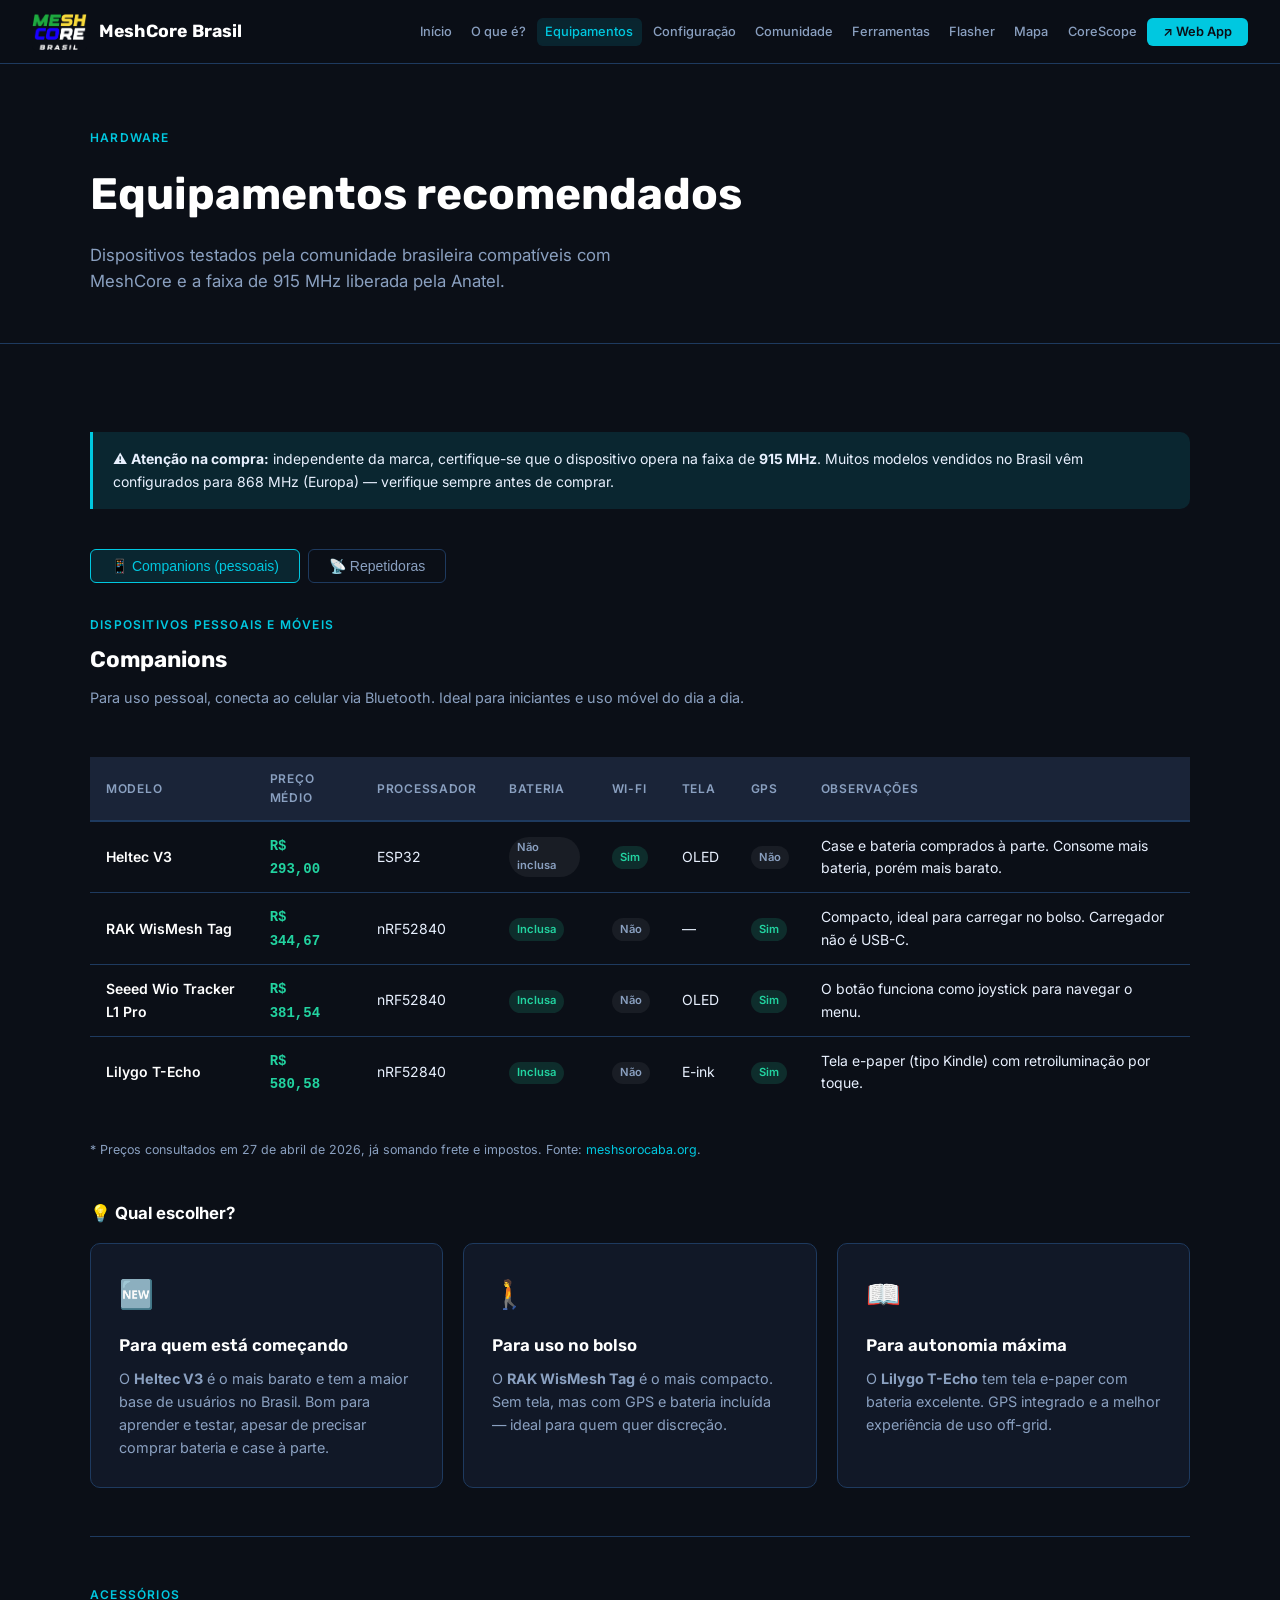
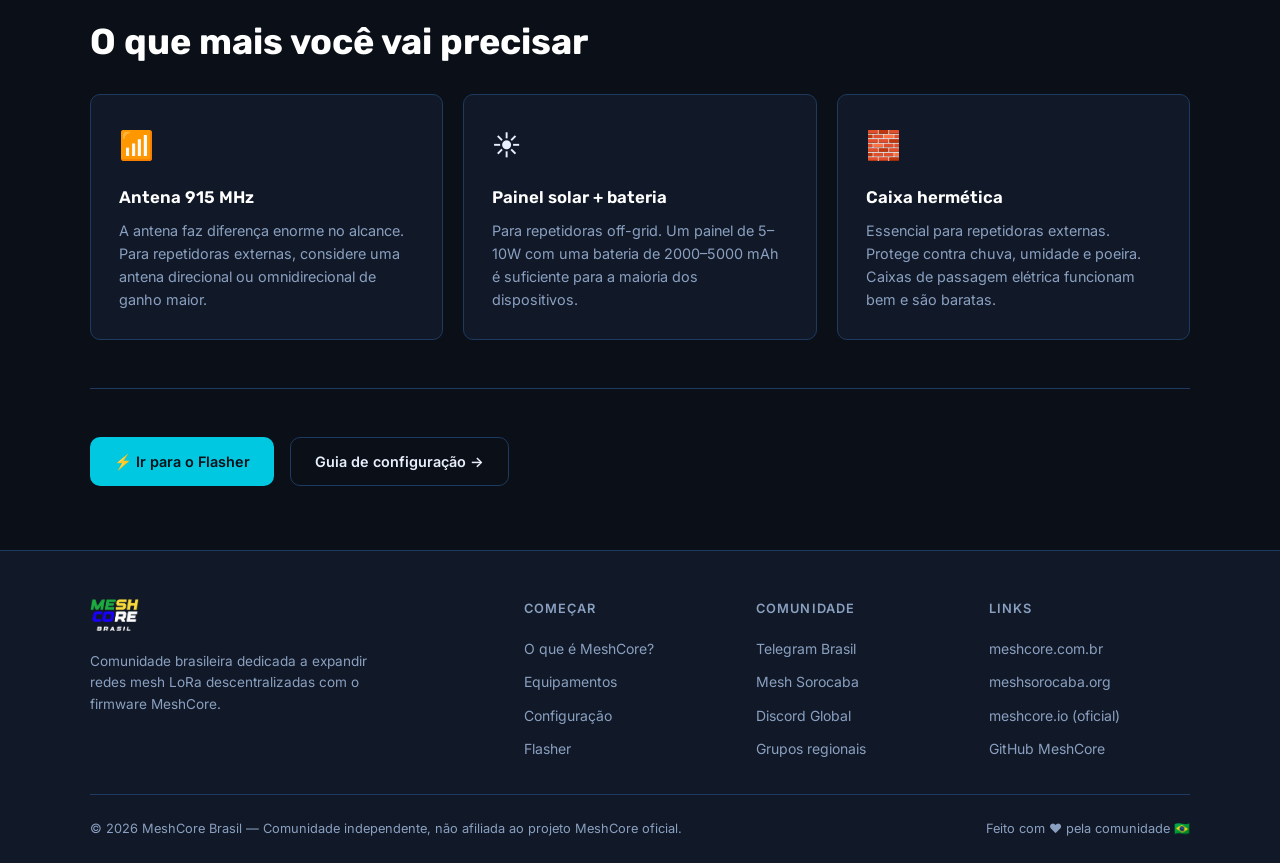
<file: pages/equipamentos.html>
<!DOCTYPE html>
<html lang="pt-BR">
<head>
  <meta charset="UTF-8">
  <meta name="viewport" content="width=device-width, initial-scale=1.0">
  <title>Equipamentos — MeshCore Brasil</title>
  <meta name="description" content="Dispositivos LoRa recomendados pela comunidade brasileira para usar no MeshCore. Companions, repetidoras e acessórios.">
  <link rel="icon" href="../img/logo.png">
  <link rel="stylesheet" href="../css/style.css">
  <style>
    .eq-table { width: 100%; border-collapse: collapse; font-size: 0.875rem; margin: 1.5rem 0; }
    .eq-table th { background: var(--surface-2); color: var(--text-dim); font-weight: 600; font-size: 0.75rem; text-transform: uppercase; letter-spacing: 0.06em; padding: 0.75rem 1rem; text-align: left; border-bottom: 2px solid var(--border); }
    .eq-table td { padding: 0.75rem 1rem; border-bottom: 1px solid var(--border); color: var(--text); vertical-align: middle; }
    .eq-table tr:last-child td { border-bottom: none; }
    .eq-table tr:hover td { background: var(--surface-2); }
    .eq-table td:first-child { font-weight: 600; color: var(--white); }
    .badge { display: inline-block; padding: 0.15rem 0.5rem; border-radius: 999px; font-size: 0.7rem; font-weight: 600; }
    .badge-yes  { background: rgba(34,211,160,0.15); color: #22d3a0; }
    .badge-no   { background: rgba(255,255,255,0.06); color: var(--text-dim); }
    .badge-opt  { background: rgba(0,200,224,0.12); color: var(--accent); }
    .price { color: var(--green); font-weight: 600; font-family: monospace; }
    .tab-buttons { display: flex; gap: 0.5rem; margin-bottom: 2rem; flex-wrap: wrap; }
    .tab-btn { padding: 0.5rem 1.25rem; border-radius: 6px; border: 1px solid var(--border); background: transparent; color: var(--text-dim); font-size: 0.875rem; font-weight: 500; cursor: pointer; transition: all 0.2s; }
    .tab-btn.active, .tab-btn:hover { border-color: var(--accent); color: var(--accent); background: var(--accent-dim); }
    .tab-content { display: none; }
    .tab-content.active { display: block; }
  </style>
</head>
<body>

<nav>
  <a href="../index.html" class="nav-logo">
    <img src="../img/logo.png" alt="MeshCore Brasil">
    <span>MeshCore Brasil</span>
  </a>
  <button class="nav-toggle" aria-label="Menu" onclick="this.closest('nav').querySelector('.nav-links').classList.toggle('open')">
    <svg width="22" height="22" viewBox="0 0 22 22" fill="none" stroke="currentColor" stroke-width="2" stroke-linecap="round">
      <line x1="3" y1="6" x2="19" y2="6"/><line x1="3" y1="11" x2="19" y2="11"/><line x1="3" y1="16" x2="19" y2="16"/>
    </svg>
  </button>
  <ul class="nav-links">
    <li><a href="../index.html">Início</a></li>
    <li><a href="o-que-e.html">O que é?</a></li>
    <li><a href="equipamentos.html" class="active">Equipamentos</a></li>
    <li><a href="configuracao.html">Configuração</a></li>
    <li><a href="comunidade.html">Comunidade</a></li>
    <li><a href="ferramentas.html">Ferramentas</a></li>
    <li><a href="flasher.html">Flasher</a></li>
    <li><a href="mapa.html">Mapa</a></li>
    <li><a href="corescope.html">CoreScope</a></li>
    <li><a href="https://app.meshcore.io/" target="_blank" class="nav-cta">↗ Web App</a></li>
  </ul>
</nav>

<div class="page-header">
  <div class="container">
    <div class="section-label">Hardware</div>
    <h1>Equipamentos recomendados</h1>
    <p>Dispositivos testados pela comunidade brasileira compatíveis com MeshCore e a faixa de 915 MHz liberada pela Anatel.</p>
  </div>
</div>

<section>
  <div class="container">

    <div class="info-box">
      ⚠️ <strong>Atenção na compra:</strong> independente da marca, certifique-se que o dispositivo opera na faixa de <strong>915 MHz</strong>. Muitos modelos vendidos no Brasil vêm configurados para 868 MHz (Europa) — verifique sempre antes de comprar.
    </div>

    <div style="margin-top: 2.5rem;">
      <div class="tab-buttons">
        <button class="tab-btn active" onclick="showTab('companions')">📱 Companions (pessoais)</button>
        <button class="tab-btn" onclick="showTab('repeaters')">📡 Repetidoras</button>
      </div>

      <!-- COMPANIONS -->
      <div id="tab-companions" class="tab-content active">
        <div class="section-label" style="margin-bottom: 0.5rem;">Dispositivos pessoais e móveis</div>
        <h2 class="section-title" style="font-size: 1.4rem; margin-bottom: 0.5rem;">Companions</h2>
        <p style="color: var(--text-dim); margin-bottom: 1.5rem; font-size: 0.9rem;">Para uso pessoal, conecta ao celular via Bluetooth. Ideal para iniciantes e uso móvel do dia a dia.</p>

        <div style="overflow-x: auto;">
          <table class="eq-table">
            <thead>
              <tr>
                <th>Modelo</th>
                <th>Preço médio</th>
                <th>Processador</th>
                <th>Bateria</th>
                <th>Wi-Fi</th>
                <th>Tela</th>
                <th>GPS</th>
                <th>Observações</th>
              </tr>
            </thead>
            <tbody>
              <tr>
                <td>Heltec V3</td>
                <td><span class="price">R$ 293,00</span></td>
                <td>ESP32</td>
                <td><span class="badge badge-no">Não inclusa</span></td>
                <td><span class="badge badge-yes">Sim</span></td>
                <td>OLED</td>
                <td><span class="badge badge-no">Não</span></td>
                <td>Case e bateria comprados à parte. Consome mais bateria, porém mais barato.</td>
              </tr>
              <tr>
                <td>RAK WisMesh Tag</td>
                <td><span class="price">R$ 344,67</span></td>
                <td>nRF52840</td>
                <td><span class="badge badge-yes">Inclusa</span></td>
                <td><span class="badge badge-no">Não</span></td>
                <td>—</td>
                <td><span class="badge badge-yes">Sim</span></td>
                <td>Compacto, ideal para carregar no bolso. Carregador não é USB-C.</td>
              </tr>
              <tr>
                <td>Seeed Wio Tracker L1 Pro</td>
                <td><span class="price">R$ 381,54</span></td>
                <td>nRF52840</td>
                <td><span class="badge badge-yes">Inclusa</span></td>
                <td><span class="badge badge-no">Não</span></td>
                <td>OLED</td>
                <td><span class="badge badge-yes">Sim</span></td>
                <td>O botão funciona como joystick para navegar o menu.</td>
              </tr>
              <tr>
                <td>Lilygo T-Echo</td>
                <td><span class="price">R$ 580,58</span></td>
                <td>nRF52840</td>
                <td><span class="badge badge-yes">Inclusa</span></td>
                <td><span class="badge badge-no">Não</span></td>
                <td>E-ink</td>
                <td><span class="badge badge-yes">Sim</span></td>
                <td>Tela e-paper (tipo Kindle) com retroiluminação por toque.</td>
              </tr>
            </tbody>
          </table>
        </div>
        <p style="font-size: 0.78rem; color: var(--text-dim); margin-top: 0.5rem;">* Preços consultados em 27 de abril de 2026, já somando frete e impostos. Fonte: <a href="https://www.meshsorocaba.org/docs/equipamento/" target="_blank">meshsorocaba.org</a>.</p>

        <div style="margin-top: 2.5rem;">
          <h3 style="color: var(--white); font-size: 1.05rem; margin-bottom: 1rem;">💡 Qual escolher?</h3>
          <div class="cards">
            <div class="card">
              <div class="card-icon">🆕</div>
              <h3>Para quem está começando</h3>
              <p>O <strong>Heltec V3</strong> é o mais barato e tem a maior base de usuários no Brasil. Bom para aprender e testar, apesar de precisar comprar bateria e case à parte.</p>
            </div>
            <div class="card">
              <div class="card-icon">🚶</div>
              <h3>Para uso no bolso</h3>
              <p>O <strong>RAK WisMesh Tag</strong> é o mais compacto. Sem tela, mas com GPS e bateria incluída — ideal para quem quer discreção.</p>
            </div>
            <div class="card">
              <div class="card-icon">📖</div>
              <h3>Para autonomia máxima</h3>
              <p>O <strong>Lilygo T-Echo</strong> tem tela e-paper com bateria excelente. GPS integrado e a melhor experiência de uso off-grid.</p>
            </div>
          </div>
        </div>
      </div>

      <!-- REPEATERS -->
      <div id="tab-repeaters" class="tab-content">
        <div class="section-label" style="margin-bottom: 0.5rem;">Infraestrutura da rede</div>
        <h2 class="section-title" style="font-size: 1.4rem; margin-bottom: 0.5rem;">Repetidoras</h2>
        <p style="color: var(--text-dim); margin-bottom: 1.5rem; font-size: 0.9rem;">Repetidoras são a espinha dorsal da rede. Sem elas, o alcance se limita ao raio direto entre dois companions. Qualquer dispositivo companion pode ser reconfigurado como repetidora.</p>

        <div class="info-box" style="margin-bottom: 2rem;">
          📡 <strong>Localização é tudo:</strong> instale a repetidora no ponto mais alto disponível — telhado, sacada de prédio, poste — com o máximo de visada livre. Uma boa posição vale mais do que um hardware mais caro.
        </div>

        <h3 style="color: var(--white); font-size: 1rem; margin-bottom: 1rem;">Repetidoras já montadas</h3>
        <p style="color: var(--text-dim); font-size: 0.875rem; margin-bottom: 1rem;">Membros da comunidade constroem e vendem repetidoras prontas para uso. Entre em contato via Telegram.</p>

        <div style="overflow-x: auto;">
          <table class="eq-table">
            <thead>
              <tr>
                <th>Fabricante</th>
                <th>Preço</th>
                <th>Processador</th>
                <th>Wi-Fi</th>
                <th>Solar</th>
                <th>Observações</th>
              </tr>
            </thead>
            <tbody>
              <tr>
                <td><a href="https://t.me/Cordeiro_BR" target="_blank">Marcelo Cordeiro</a></td>
                <td><span class="price">sob consulta</span></td>
                <td>nRF52840</td>
                <td><span class="badge badge-no">Não</span></td>
                <td><span class="badge badge-opt">Opcional</span></td>
                <td>Contato via Telegram @Cordeiro_BR.</td>
              </tr>
              <tr>
                <td><a href="https://t.me/Renato_Tattoo" target="_blank">Renato Tattoo</a></td>
                <td><span class="price">sob consulta</span></td>
                <td>nRF52840 ou ESP32</td>
                <td><span class="badge badge-opt">Só ESP32</span></td>
                <td><span class="badge badge-opt">Opcional</span></td>
                <td>Versões nRF52 e ESP32. Contato via Telegram @Renato_Tattoo.</td>
              </tr>
              <tr>
                <td>GITFOS GAT562 Solar</td>
                <td><span class="price">R$ 429,00</span></td>
                <td>nRF52840</td>
                <td><span class="badge badge-no">Não</span></td>
                <td><span class="badge badge-yes">Incluso</span></td>
                <td>Placa solar e bateria inclusas. Exige solda para usar a porta USB. Requer sol pleno para carga completa.</td>
              </tr>
            </tbody>
          </table>
        </div>

        <h3 style="color: var(--white); font-size: 1rem; margin: 2rem 0 1rem;">Hardware para montagem própria</h3>
        <p style="color: var(--text-dim); font-size: 0.875rem; margin-bottom: 1rem;">Placas bare-metal para quem quer montar a própria repetidora. Exige caixa hermética, antena e fonte de alimentação à parte.</p>

        <div style="overflow-x: auto;">
          <table class="eq-table">
            <thead>
              <tr>
                <th>Modelo</th>
                <th>Preço médio</th>
                <th>Processador</th>
                <th>Solar</th>
                <th>Observações</th>
              </tr>
            </thead>
            <tbody>
              <tr>
                <td>Heltec T114</td>
                <td><span class="price">R$ 230,00</span></td>
                <td>nRF52840</td>
                <td><span class="badge badge-yes">Controlador interno</span></td>
                <td>Possui controlador de carga solar interno. Bom custo-benefício para montagem própria.</td>
              </tr>
              <tr>
                <td>Seeed Xiao nRF52840</td>
                <td><span class="price">R$ 99,34</span></td>
                <td>nRF52840</td>
                <td><span class="badge badge-no">Não</span></td>
                <td>Mais barato, porém exige mais trabalho manual. Fio de carregamento de bateria deve ser soldado.</td>
              </tr>
            </tbody>
          </table>
        </div>
        <p style="font-size: 0.78rem; color: var(--text-dim); margin-top: 0.5rem;">* Preços consultados em 27 de abril de 2026, já somando frete e impostos. Fonte: <a href="https://www.meshsorocaba.org/docs/equipamento/" target="_blank">meshsorocaba.org</a>.</p>

        <div style="margin-top: 2.5rem;">
          <h3 style="color: var(--white); font-size: 1.05rem; margin-bottom: 1rem;">⚠️ Atenção ao TX Power</h3>
          <div class="info-box">
            Alguns dispositivos possuem amplificador externo. O valor configurado no firmware <strong>não</strong> considera o ganho do amplificador. Verifique a documentação do seu dispositivo e garanta que a potência final não ultrapasse o limite legal de <strong>30 dBm (1W)</strong> estabelecido pela Anatel.
          </div>
        </div>

        <div style="margin-top: 2rem;">
          <a href="configuracao.html#repetidora" class="btn btn-outline">Ver guia completo de configuração de repetidoras →</a>
        </div>
      </div>
    </div>

    <hr class="divider" style="margin: 3rem 0;">

    <!-- Acessórios -->
    <div>
      <div class="section-label">Acessórios</div>
      <h2 class="section-title" style="margin-bottom: 1.5rem;">O que mais você vai precisar</h2>
      <div class="cards">
        <div class="card">
          <div class="card-icon">📶</div>
          <h3>Antena 915 MHz</h3>
          <p>A antena faz diferença enorme no alcance. Para repetidoras externas, considere uma antena direcional ou omnidirecional de ganho maior.</p>
        </div>
        <div class="card">
          <div class="card-icon">☀️</div>
          <h3>Painel solar + bateria</h3>
          <p>Para repetidoras off-grid. Um painel de 5–10W com uma bateria de 2000–5000 mAh é suficiente para a maioria dos dispositivos.</p>
        </div>
        <div class="card">
          <div class="card-icon">🧱</div>
          <h3>Caixa hermética</h3>
          <p>Essencial para repetidoras externas. Protege contra chuva, umidade e poeira. Caixas de passagem elétrica funcionam bem e são baratas.</p>
        </div>
      </div>
    </div>

    <hr class="divider" style="margin: 3rem 0;">

    <div style="display: flex; gap: 1rem; flex-wrap: wrap;">
      <a href="https://flasher.meshcore.io/" target="_blank" class="btn btn-primary">⚡ Ir para o Flasher</a>
      <a href="configuracao.html" class="btn btn-outline">Guia de configuração →</a>
    </div>

  </div>
</section>

<footer>
  <div class="footer-inner">
    <div class="footer-brand">
      <img src="../img/logo.png" alt="MeshCore Brasil">
      <p>Comunidade brasileira dedicada a expandir redes mesh LoRa descentralizadas com o firmware MeshCore.</p>
    </div>
    <div class="footer-col">
      <h4>Começar</h4>
      <ul>
        <li><a href="o-que-e.html">O que é MeshCore?</a></li>
        <li><a href="equipamentos.html">Equipamentos</a></li>
        <li><a href="configuracao.html">Configuração</a></li>
        <li><a href="https://flasher.meshcore.io/" target="_blank">Flasher</a></li>
      </ul>
    </div>
    <div class="footer-col">
      <h4>Comunidade</h4>
      <ul>
        <li><a href="https://t.me/meshcorebrasil" target="_blank">Telegram Brasil</a></li>
        <li><a href="https://t.me/meshsorocaba" target="_blank">Mesh Sorocaba</a></li>
        <li><a href="https://meshcore.gg" target="_blank">Discord Global</a></li>
        <li><a href="comunidade.html">Grupos regionais</a></li>
      </ul>
    </div>
    <div class="footer-col">
      <h4>Links</h4>
      <ul>
        <li><a href="https://meshcore.com.br" target="_blank">meshcore.com.br</a></li>
        <li><a href="https://www.meshsorocaba.org" target="_blank">meshsorocaba.org</a></li>
        <li><a href="https://meshcore.io" target="_blank">meshcore.io (oficial)</a></li>
        <li><a href="https://github.com/ripplebiz/MeshCore" target="_blank">GitHub MeshCore</a></li>
      </ul>
    </div>
  </div>
  <div class="footer-bottom">
    <span>© 2026 MeshCore Brasil — Comunidade independente, não afiliada ao projeto MeshCore oficial.</span>
    <span>Feito com ❤️ pela comunidade 🇧🇷</span>
  </div>
</footer>

<script>
function showTab(id) {
  document.querySelectorAll('.tab-content').forEach(t => t.classList.remove('active'));
  document.querySelectorAll('.tab-btn').forEach(b => b.classList.remove('active'));
  document.getElementById('tab-' + id).classList.add('active');
  event.target.classList.add('active');
}
</script>
</body>
</html>
</file>
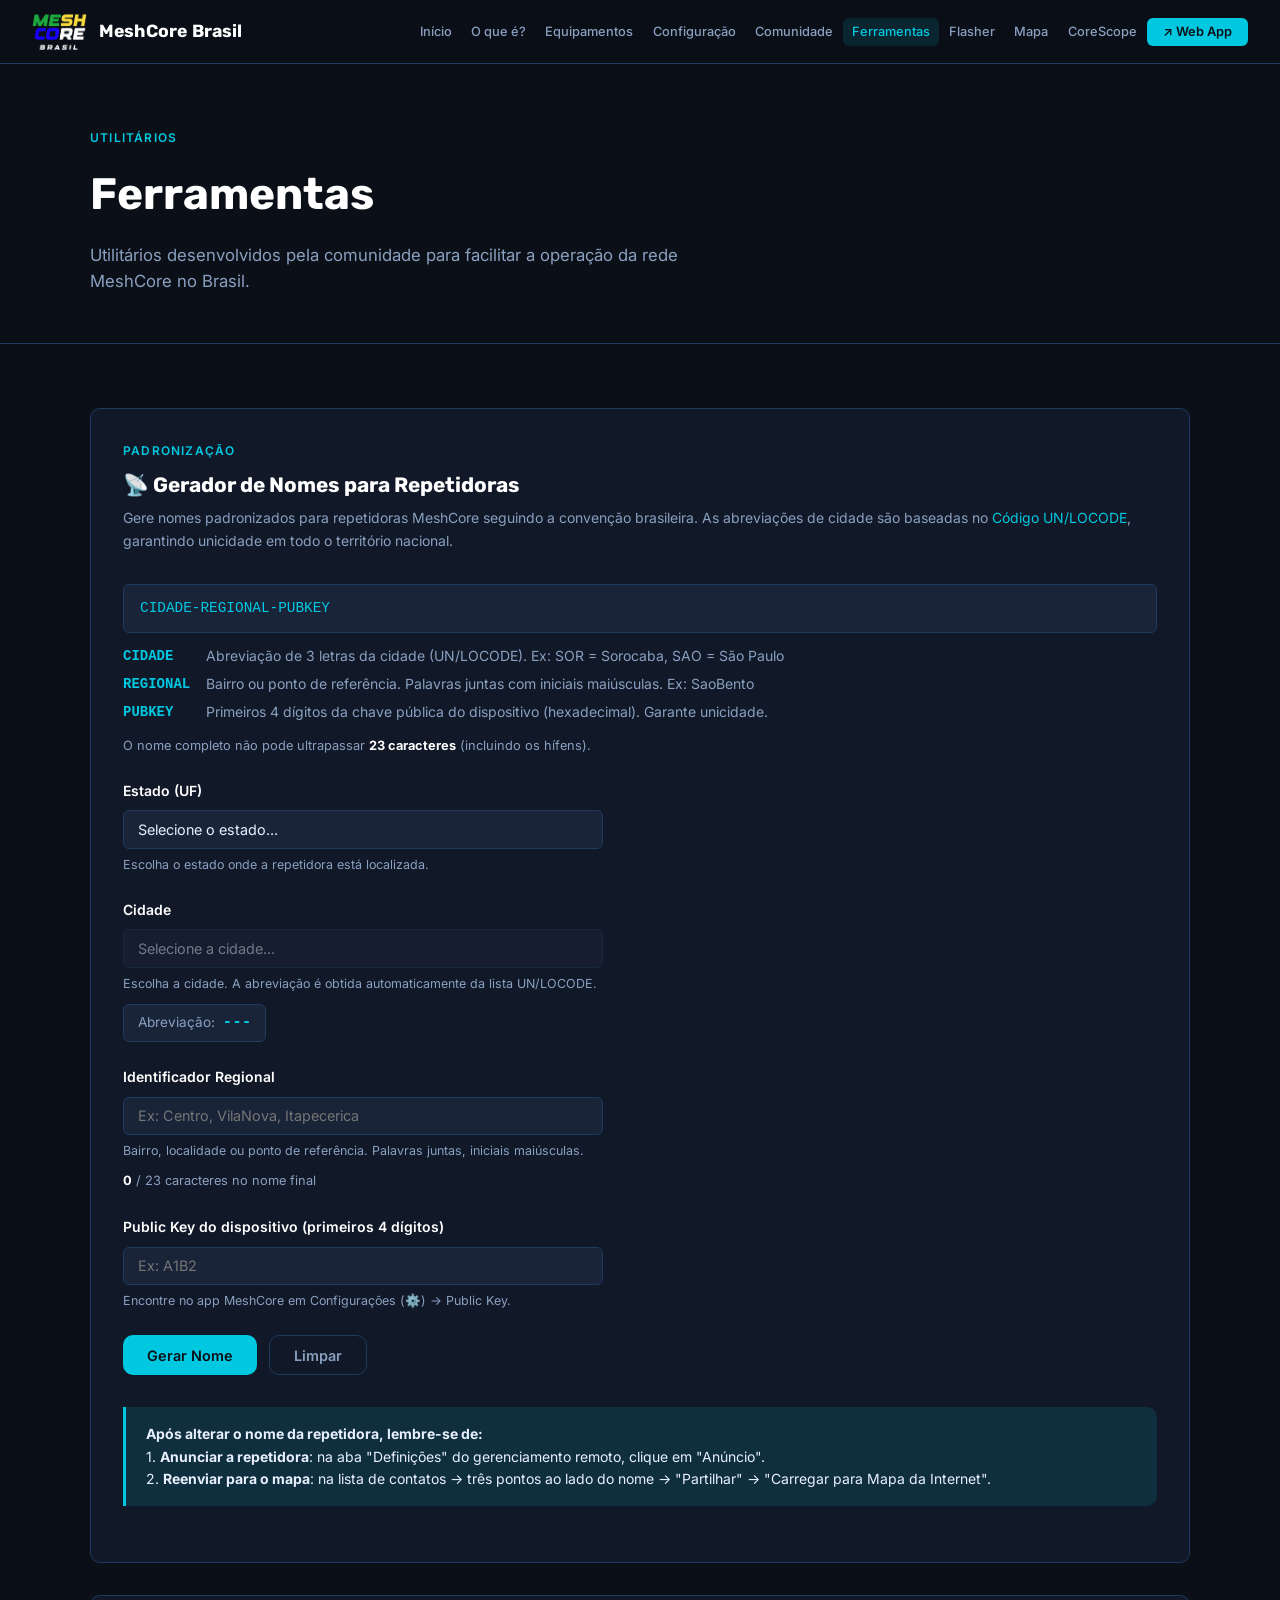
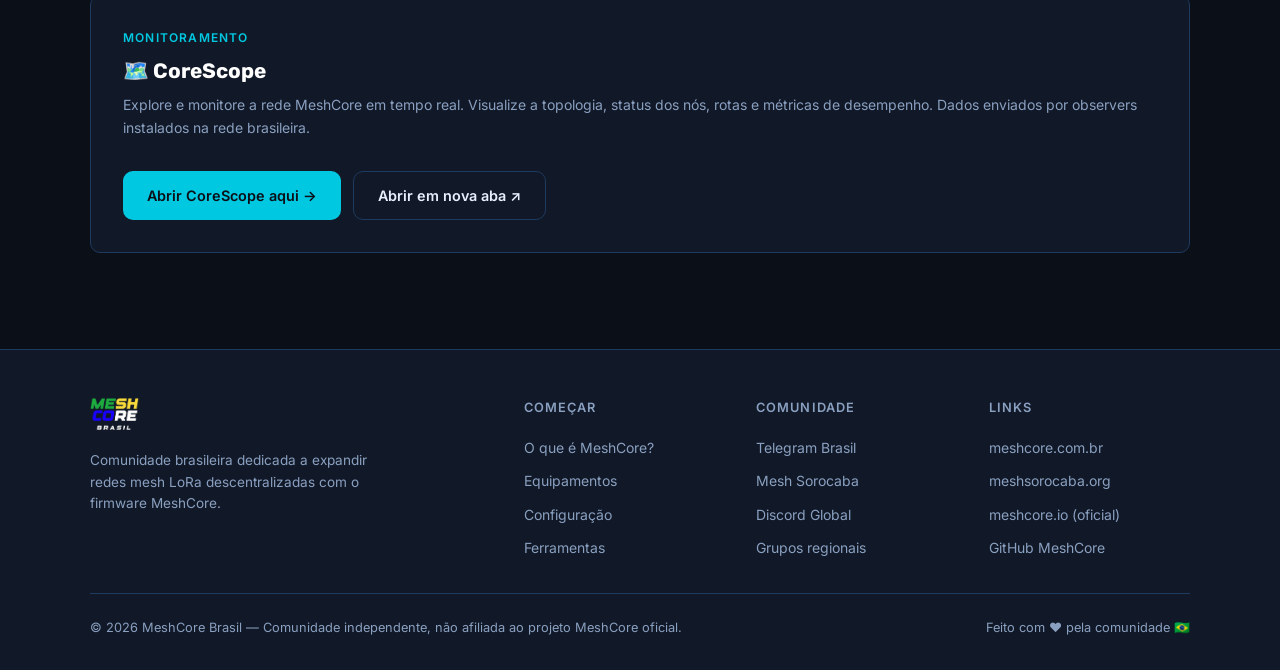
<file: pages/ferramentas.html>
<!DOCTYPE html>
<html lang="pt-BR">
<head>
  <meta charset="UTF-8">
  <meta name="viewport" content="width=device-width, initial-scale=1.0">
  <title>Ferramentas — MeshCore Brasil</title>
  <meta name="description" content="Ferramentas da comunidade MeshCore Brasil: gerador de nomes para repetidoras e CoreScope.">
  <link rel="icon" href="../img/logo.png">
  <link rel="stylesheet" href="../css/style.css">
  <style>
    /* ── Form ── */
    .tool-card {
      background: var(--surface);
      border: 1px solid var(--border);
      border-radius: var(--radius);
      padding: 2rem;
      margin-bottom: 2rem;
    }
    .tool-card h2 {
      font-family: 'Rubik', sans-serif;
      font-size: 1.3rem;
      color: var(--white);
      margin-bottom: 0.35rem;
    }
    .tool-card .tool-desc {
      color: var(--text-dim);
      font-size: 0.875rem;
      margin-bottom: 2rem;
      line-height: 1.6;
    }

    .form-group {
      margin-bottom: 1.5rem;
    }
    .form-group label {
      display: block;
      font-size: 0.875rem;
      font-weight: 600;
      color: var(--white);
      margin-bottom: 0.5rem;
    }
    .form-group select,
    .form-group input[type="text"] {
      width: 100%;
      max-width: 480px;
      background: var(--surface-2);
      border: 1px solid var(--border);
      border-radius: 6px;
      color: var(--text);
      padding: 0.6rem 0.85rem;
      font-size: 0.9rem;
      font-family: 'Inter', sans-serif;
      outline: none;
      transition: border-color 0.2s;
      appearance: none;
    }
    .form-group select:focus,
    .form-group input[type="text"]:focus {
      border-color: var(--accent);
    }
    .form-group select:disabled {
      opacity: 0.45;
      cursor: not-allowed;
    }
    .form-hint {
      display: block;
      font-size: 0.78rem;
      color: var(--text-dim);
      margin-top: 0.4rem;
    }

    .abbreviation-display {
      display: inline-flex;
      align-items: center;
      gap: 0.5rem;
      margin-top: 0.6rem;
      background: var(--surface-2);
      border: 1px solid var(--border);
      border-radius: 6px;
      padding: 0.35rem 0.85rem;
      font-size: 0.85rem;
    }
    .abbreviation-label { color: var(--text-dim); }
    .abbreviation-value { color: var(--accent); font-weight: 700; font-family: monospace; font-size: 1rem; }

    .char-counter {
      display: inline-flex;
      align-items: center;
      gap: 0.25rem;
      margin-top: 0.6rem;
      font-size: 0.8rem;
      color: var(--text-dim);
    }
    .char-counter-value { font-weight: 700; color: var(--white); }
    .char-counter-value.char-counter-over { color: #f87171; }
    .char-counter-separator, .char-counter-limit { color: var(--text-dim); }

    .char-limit-warning {
      background: rgba(248, 113, 113, 0.1);
      border: 1px solid rgba(248, 113, 113, 0.4);
      border-radius: 6px;
      padding: 0.75rem 1rem;
      font-size: 0.85rem;
      color: #fca5a5;
      margin-bottom: 1rem;
    }

    .form-buttons {
      display: flex;
      gap: 0.75rem;
      flex-wrap: wrap;
      margin-top: 0.5rem;
    }
    .form-buttons button {
      padding: 0.65rem 1.5rem;
      border-radius: var(--radius);
      font-weight: 600;
      font-size: 0.9rem;
      cursor: pointer;
      border: none;
      transition: opacity 0.2s, transform 0.2s;
      font-family: 'Inter', sans-serif;
    }
    #generate-btn {
      background: var(--accent);
      color: var(--bg);
    }
    #generate-btn:hover { opacity: 0.88; transform: translateY(-1px); }
    #reset-btn {
      background: transparent;
      color: var(--text-dim);
      border: 1px solid var(--border) !important;
    }
    #reset-btn:hover { border-color: var(--accent) !important; color: var(--accent); }

    .error-box {
      background: rgba(248, 113, 113, 0.1);
      border: 1px solid rgba(248, 113, 113, 0.4);
      border-radius: 6px;
      padding: 0.75rem 1rem;
      font-size: 0.875rem;
      color: #fca5a5;
      margin-bottom: 1rem;
    }

    .result-box {
      background: rgba(0, 200, 224, 0.06);
      border: 1px solid var(--accent);
      border-radius: var(--radius);
      padding: 1.5rem;
      margin-top: 1.5rem;
    }
    .result-box h3 {
      font-size: 0.75rem;
      font-weight: 600;
      text-transform: uppercase;
      letter-spacing: 0.08em;
      color: var(--accent);
      margin-bottom: 0.75rem;
    }
    .generated-name-container {
      display: flex;
      align-items: center;
      gap: 1rem;
      flex-wrap: wrap;
    }
    .generated-name {
      font-family: monospace;
      font-size: 1.6rem;
      font-weight: 700;
      color: var(--white);
      letter-spacing: 0.05em;
    }
    .copy-button {
      background: var(--surface-2);
      border: 1px solid var(--border);
      border-radius: 6px;
      color: var(--text-dim);
      padding: 0.4rem 0.85rem;
      font-size: 0.8rem;
      cursor: pointer;
      transition: border-color 0.2s, color 0.2s;
      font-family: 'Inter', sans-serif;
    }
    .copy-button:hover { border-color: var(--accent); color: var(--accent); }

    .format-box {
      background: var(--surface-2);
      border: 1px solid var(--border);
      border-radius: 6px;
      padding: 0.75rem 1rem;
      font-family: monospace;
      font-size: 0.9rem;
      color: var(--accent);
      margin: 0.75rem 0;
    }
    .explain-grid {
      display: grid;
      grid-template-columns: auto 1fr;
      gap: 0.35rem 1rem;
      font-size: 0.875rem;
      margin: 0.75rem 0;
    }
    .explain-grid dt { color: var(--accent); font-family: monospace; font-weight: 700; white-space: nowrap; }
    .explain-grid dd { color: var(--text-dim); }
  </style>
</head>
<body>

<nav>
  <a href="../index.html" class="nav-logo">
    <img src="../img/logo.png" alt="MeshCore Brasil">
    <span>MeshCore Brasil</span>
  </a>
  <button class="nav-toggle" aria-label="Menu" onclick="this.closest('nav').querySelector('.nav-links').classList.toggle('open')">
    <svg width="22" height="22" viewBox="0 0 22 22" fill="none" stroke="currentColor" stroke-width="2" stroke-linecap="round">
      <line x1="3" y1="6" x2="19" y2="6"/><line x1="3" y1="11" x2="19" y2="11"/><line x1="3" y1="16" x2="19" y2="16"/>
    </svg>
  </button>
  <ul class="nav-links">
    <li><a href="../index.html">Início</a></li>
    <li><a href="o-que-e.html">O que é?</a></li>
    <li><a href="equipamentos.html">Equipamentos</a></li>
    <li><a href="configuracao.html">Configuração</a></li>
    <li><a href="comunidade.html">Comunidade</a></li>
    <li><a href="ferramentas.html" class="active">Ferramentas</a></li>
    <li><a href="flasher.html">Flasher</a></li>
    <li><a href="mapa.html">Mapa</a></li>
    <li><a href="corescope.html">CoreScope</a></li>
    <li><a href="https://app.meshcore.io/" target="_blank" class="nav-cta">↗ Web App</a></li>
  </ul>
</nav>

<div class="page-header">
  <div class="container">
    <div class="section-label">Utilitários</div>
    <h1>Ferramentas</h1>
    <p>Utilitários desenvolvidos pela comunidade para facilitar a operação da rede MeshCore no Brasil.</p>
  </div>
</div>

<section>
  <div class="container">

    <!-- Gerador de nomes -->
    <div class="tool-card">
      <div class="section-label" style="margin-bottom: 0.5rem;">Padronização</div>
      <h2>📡 Gerador de Nomes para Repetidoras</h2>
      <p class="tool-desc">Gere nomes padronizados para repetidoras MeshCore seguindo a convenção brasileira. As abreviações de cidade são baseadas no <a href="https://unlocode.unece.org/directory/locodes/?country=BR" target="_blank">Código UN/LOCODE</a>, garantindo unicidade em todo o território nacional.</p>

      <div class="format-box">CIDADE-REGIONAL-PUBKEY</div>
      <dl class="explain-grid">
        <dt>CIDADE</dt><dd>Abreviação de 3 letras da cidade (UN/LOCODE). Ex: SOR = Sorocaba, SAO = São Paulo</dd>
        <dt>REGIONAL</dt><dd>Bairro ou ponto de referência. Palavras juntas com iniciais maiúsculas. Ex: SaoBento</dd>
        <dt>PUBKEY</dt><dd>Primeiros 4 dígitos da chave pública do dispositivo (hexadecimal). Garante unicidade.</dd>
      </dl>
      <p style="font-size: 0.8rem; color: var(--text-dim); margin-bottom: 1.5rem;">O nome completo não pode ultrapassar <strong style="color: var(--white);">23 caracteres</strong> (incluindo os hífens).</p>

      <!-- FORM -->
      <form class="repeater-form" onsubmit="return false;">

        <div class="form-group">
          <label for="state-select">Estado (UF)</label>
          <select id="state-select">
            <option value="">Selecione o estado...</option>
          </select>
          <span class="form-hint">Escolha o estado onde a repetidora está localizada.</span>
        </div>

        <div class="form-group">
          <label for="city-select">Cidade</label>
          <select id="city-select" disabled>
            <option value="">Selecione a cidade...</option>
          </select>
          <span class="form-hint">Escolha a cidade. A abreviação é obtida automaticamente da lista UN/LOCODE.</span>
          <div class="abbreviation-display">
            <span class="abbreviation-label">Abreviação:</span>
            <span id="city-abbreviation" class="abbreviation-value">---</span>
          </div>
        </div>

        <div class="form-group">
          <label for="regional-id">Identificador Regional</label>
          <input type="text" id="regional-id" placeholder="Ex: Centro, VilaNova, Itapecerica" autocomplete="off">
          <span class="form-hint">Bairro, localidade ou ponto de referência. Palavras juntas, iniciais maiúsculas.</span>
          <div class="char-counter">
            <span id="name-char-count" class="char-counter-value">0</span>
            <span class="char-counter-separator">/</span>
            <span class="char-counter-limit">23</span>
            <span class="char-counter-label">caracteres no nome final</span>
          </div>
        </div>

        <div class="form-group">
          <label for="pubkey">Public Key do dispositivo (primeiros 4 dígitos)</label>
          <input type="text" id="pubkey" placeholder="Ex: A1B2" maxlength="4" autocomplete="off" value="">
          <span class="form-hint">Encontre no app MeshCore em Configurações (⚙️) → Public Key.</span>
        </div>

        <div id="char-limit-warning" class="char-limit-warning" style="display: none;">
          ⚠️ O nome gerado terá mais de <strong>23 caracteres</strong>. Reduza o identificador regional.
        </div>

        <div class="form-buttons">
          <button type="button" id="generate-btn">Gerar Nome</button>
          <button type="button" id="reset-btn">Limpar</button>
        </div>
      </form>

      <div id="error-message" class="error-box" style="display: none;"></div>

      <div id="result" class="result-box" style="display: none;">
        <h3>Nome gerado</h3>
        <div class="generated-name-container">
          <span id="generated-name" class="generated-name"></span>
          <button type="button" id="copy-btn" class="copy-button">📋 Copiar</button>
        </div>
      </div>

      <div class="info-box" style="margin-top: 2rem;">
        <strong>Após alterar o nome da repetidora, lembre-se de:</strong><br>
        1. <strong>Anunciar a repetidora</strong>: na aba "Definições" do gerenciamento remoto, clique em "Anúncio".<br>
        2. <strong>Reenviar para o mapa</strong>: na lista de contatos → três pontos ao lado do nome → "Partilhar" → "Carregar para Mapa da Internet".
      </div>
    </div>

    <!-- CoreScope -->
    <div class="tool-card">
      <div class="section-label" style="margin-bottom: 0.5rem;">Monitoramento</div>
      <h2>🗺️ CoreScope</h2>
      <p class="tool-desc">Explore e monitore a rede MeshCore em tempo real. Visualize a topologia, status dos nós, rotas e métricas de desempenho. Dados enviados por observers instalados na rede brasileira.</p>
      <div style="display: flex; gap: 0.75rem; flex-wrap: wrap;">
        <a href="corescope.html" class="btn btn-primary">Abrir CoreScope aqui →</a>
        <a href="https://corescope.meshcore.com.br/#/live" target="_blank" class="btn btn-outline">Abrir em nova aba ↗</a>
      </div>
    </div>

  </div>
</section>

<footer>
  <div class="footer-inner">
    <div class="footer-brand">
      <img src="../img/logo.png" alt="MeshCore Brasil">
      <p>Comunidade brasileira dedicada a expandir redes mesh LoRa descentralizadas com o firmware MeshCore.</p>
    </div>
    <div class="footer-col">
      <h4>Começar</h4>
      <ul>
        <li><a href="o-que-e.html">O que é MeshCore?</a></li>
        <li><a href="equipamentos.html">Equipamentos</a></li>
        <li><a href="configuracao.html">Configuração</a></li>
        <li><a href="ferramentas.html">Ferramentas</a></li>
      </ul>
    </div>
    <div class="footer-col">
      <h4>Comunidade</h4>
      <ul>
        <li><a href="https://t.me/meshcorebrasil" target="_blank">Telegram Brasil</a></li>
        <li><a href="https://t.me/meshsorocaba" target="_blank">Mesh Sorocaba</a></li>
        <li><a href="https://meshcore.gg" target="_blank">Discord Global</a></li>
        <li><a href="comunidade.html">Grupos regionais</a></li>
      </ul>
    </div>
    <div class="footer-col">
      <h4>Links</h4>
      <ul>
        <li><a href="https://meshcore.com.br" target="_blank">meshcore.com.br</a></li>
        <li><a href="https://www.meshsorocaba.org" target="_blank">meshsorocaba.org</a></li>
        <li><a href="https://meshcore.io" target="_blank">meshcore.io (oficial)</a></li>
        <li><a href="https://github.com/ripplebiz/MeshCore" target="_blank">GitHub MeshCore</a></li>
      </ul>
    </div>
  </div>
  <div class="footer-bottom">
    <span>© 2026 MeshCore Brasil — Comunidade independente, não afiliada ao projeto MeshCore oficial.</span>
    <span>Feito com ❤️ pela comunidade 🇧🇷</span>
  </div>
</footer>

<script src="../js/repeater-name-generator.js"></script>
</body>
</html>
</file>
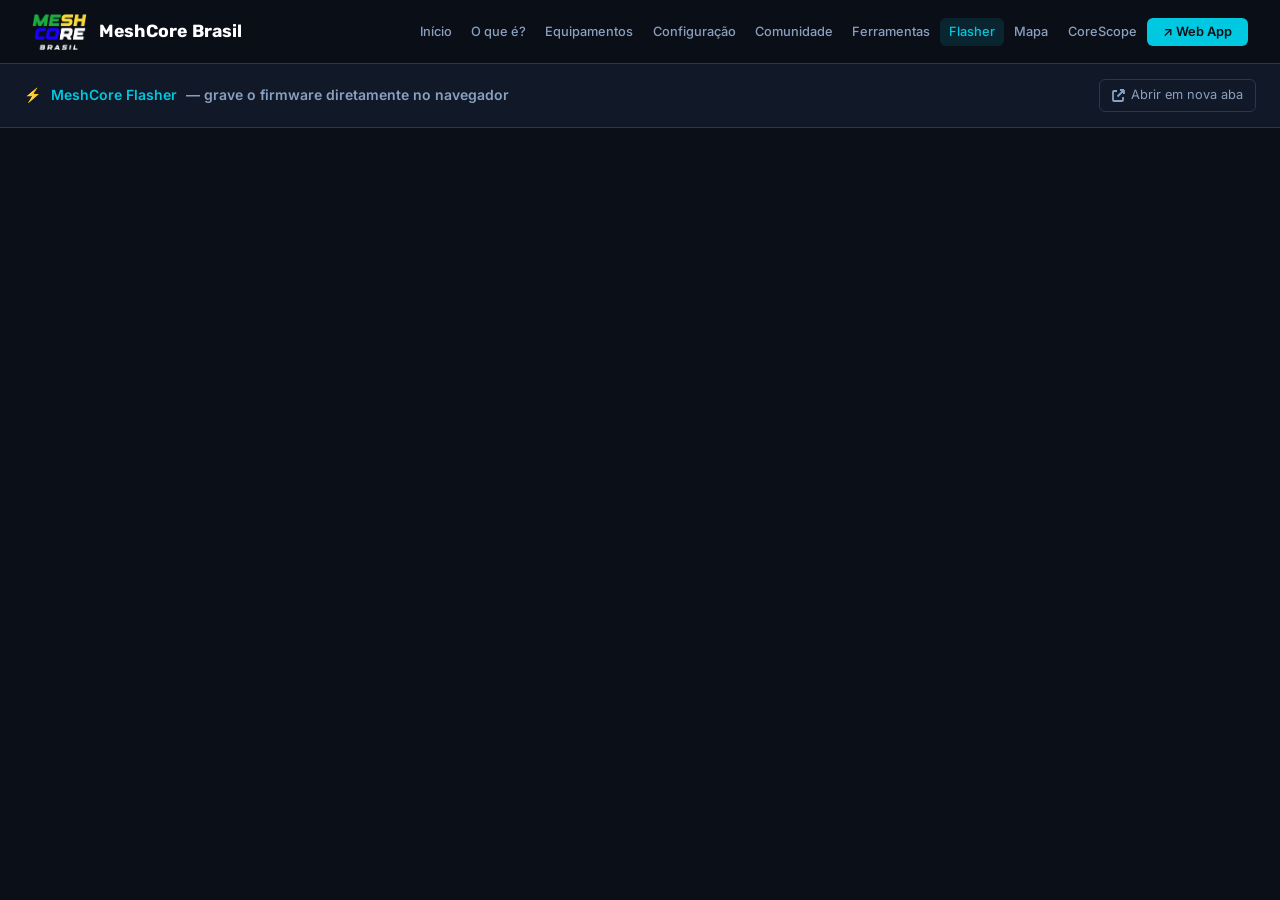
<file: pages/flasher.html>
<!DOCTYPE html>
<html lang="pt-BR">
<head>
  <meta charset="UTF-8">
  <meta name="viewport" content="width=device-width, initial-scale=1.0">
  <title>Flasher — MeshCore Brasil</title>
  <link rel="icon" href="../img/logo.png">
  <link rel="stylesheet" href="../css/style.css">
  <style>
    body { display: flex; flex-direction: column; height: 100vh; overflow: hidden; }
    .embed-bar {
      flex-shrink: 0;
      height: var(--nav-height);
      background: var(--surface);
      border-bottom: 1px solid var(--border);
      display: flex;
      align-items: center;
      justify-content: space-between;
      padding: 0 1.5rem;
      gap: 1rem;
    }
    .embed-bar .label {
      display: flex;
      align-items: center;
      gap: 0.6rem;
      font-size: 0.875rem;
      font-weight: 600;
      color: var(--text-dim);
    }
    .embed-bar .label span { color: var(--accent); }
    .embed-bar .actions { display: flex; gap: 0.5rem; align-items: center; }
    .embed-bar a.ext-link {
      font-size: 0.8rem;
      color: var(--text-dim);
      border: 1px solid var(--border);
      padding: 0.35rem 0.75rem;
      border-radius: 6px;
      display: flex;
      align-items: center;
      gap: 0.35rem;
      transition: color 0.2s, border-color 0.2s;
      text-decoration: none;
    }
    .embed-bar a.ext-link:hover { color: var(--accent); border-color: var(--accent); }
    .iframe-wrap { flex: 1; position: relative; }
    iframe {
      width: 100%;
      height: 100%;
      border: none;
      display: block;
    }
    .iframe-fallback {
      display: none;
      position: absolute;
      inset: 0;
      background: var(--bg);
      align-items: center;
      justify-content: center;
      flex-direction: column;
      gap: 1rem;
      text-align: center;
      padding: 2rem;
    }
    .iframe-fallback.show { display: flex; }
    .iframe-fallback h3 { color: var(--white); font-size: 1.1rem; }
    .iframe-fallback p { color: var(--text-dim); font-size: 0.875rem; max-width: 360px; line-height: 1.6; }
  </style>
</head>
<body>

<nav>
  <a href="../index.html" class="nav-logo">
    <img src="../img/logo.png" alt="MeshCore Brasil">
    <span>MeshCore Brasil</span>
  </a>
  <button class="nav-toggle" aria-label="Menu" onclick="this.closest('nav').querySelector('.nav-links').classList.toggle('open')">
    <svg width="22" height="22" viewBox="0 0 22 22" fill="none" stroke="currentColor" stroke-width="2" stroke-linecap="round">
      <line x1="3" y1="6" x2="19" y2="6"/><line x1="3" y1="11" x2="19" y2="11"/><line x1="3" y1="16" x2="19" y2="16"/>
    </svg>
  </button>
  <ul class="nav-links">
    <li><a href="../index.html">Início</a></li>
    <li><a href="o-que-e.html">O que é?</a></li>
    <li><a href="equipamentos.html">Equipamentos</a></li>
    <li><a href="configuracao.html">Configuração</a></li>
    <li><a href="comunidade.html">Comunidade</a></li>
    <li><a href="ferramentas.html">Ferramentas</a></li>
    <li><a href="flasher.html" class="active">Flasher</a></li>
    <li><a href="mapa.html">Mapa</a></li>
    <li><a href="corescope.html">CoreScope</a></li>
    <li><a href="https://app.meshcore.io/" target="_blank" class="nav-cta">↗ Web App</a></li>
  </ul>
</nav>

<div class="embed-bar">
  <div class="label">
    ⚡ <span>MeshCore Flasher</span> — grave o firmware diretamente no navegador
  </div>
  <div class="actions">
    <a class="ext-link" href="https://flasher.meshcore.io/" target="_blank">
      <svg width="13" height="13" viewBox="0 0 13 13" fill="none" stroke="currentColor" stroke-width="1.8">
        <path d="M5 2H2a1 1 0 0 0-1 1v8a1 1 0 0 0 1 1h8a1 1 0 0 0 1-1V8M8 1h4m0 0v4m0-4L5.5 7.5"/>
      </svg>
      Abrir em nova aba
    </a>
  </div>
</div>

<div class="iframe-wrap">
  <iframe
    id="embed"
    src="https://flasher.meshcore.io/"
    title="MeshCore Flasher"
    allow="serial; usb"
    onload="document.getElementById('fb').classList.remove('show')"
    onerror="document.getElementById('fb').classList.add('show')">
  </iframe>
  <div id="fb" class="iframe-fallback">
    <div style="font-size: 3rem;">⚡</div>
    <h3>Não foi possível carregar o Flasher aqui</h3>
    <p>O site do Flasher está bloqueando a incorporação por iframe. Abra diretamente no navegador — funciona melhor com Chrome ou Edge.</p>
    <a href="https://flasher.meshcore.io/" target="_blank" class="btn btn-primary">Abrir flasher.meshcore.io →</a>
  </div>
</div>

</body>
</html>
</file>
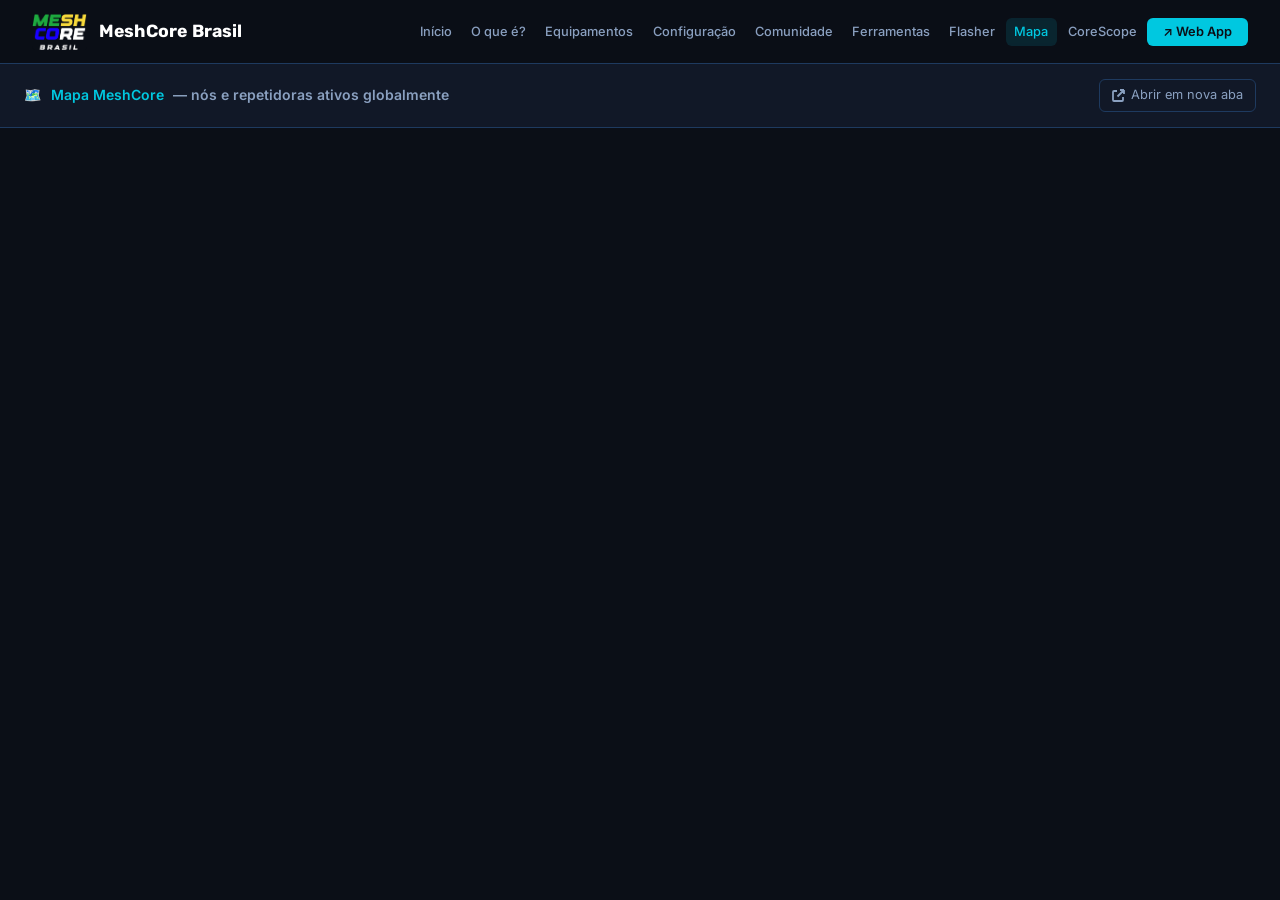
<file: pages/mapa.html>
<!DOCTYPE html>
<html lang="pt-BR">
<head>
  <meta charset="UTF-8">
  <meta name="viewport" content="width=device-width, initial-scale=1.0">
  <title>Mapa — MeshCore Brasil</title>
  <link rel="icon" href="../img/logo.png">
  <link rel="stylesheet" href="../css/style.css">
  <style>
    body { display: flex; flex-direction: column; height: 100vh; overflow: hidden; }
    .embed-bar {
      flex-shrink: 0;
      height: var(--nav-height);
      background: var(--surface);
      border-bottom: 1px solid var(--border);
      display: flex;
      align-items: center;
      justify-content: space-between;
      padding: 0 1.5rem;
      gap: 1rem;
    }
    .embed-bar .label {
      display: flex;
      align-items: center;
      gap: 0.6rem;
      font-size: 0.875rem;
      font-weight: 600;
      color: var(--text-dim);
    }
    .embed-bar .label span { color: var(--accent); }
    .embed-bar .actions { display: flex; gap: 0.5rem; align-items: center; }
    .embed-bar a.ext-link {
      font-size: 0.8rem;
      color: var(--text-dim);
      border: 1px solid var(--border);
      padding: 0.35rem 0.75rem;
      border-radius: 6px;
      display: flex;
      align-items: center;
      gap: 0.35rem;
      transition: color 0.2s, border-color 0.2s;
      text-decoration: none;
    }
    .embed-bar a.ext-link:hover { color: var(--accent); border-color: var(--accent); }
    .iframe-wrap { flex: 1; position: relative; }
    iframe { width: 100%; height: 100%; border: none; display: block; }
    .iframe-fallback {
      display: none;
      position: absolute;
      inset: 0;
      background: var(--bg);
      align-items: center;
      justify-content: center;
      flex-direction: column;
      gap: 1rem;
      text-align: center;
      padding: 2rem;
    }
    .iframe-fallback.show { display: flex; }
    .iframe-fallback h3 { color: var(--white); font-size: 1.1rem; }
    .iframe-fallback p { color: var(--text-dim); font-size: 0.875rem; max-width: 360px; line-height: 1.6; }
  </style>
</head>
<body>

<nav>
  <a href="../index.html" class="nav-logo">
    <img src="../img/logo.png" alt="MeshCore Brasil">
    <span>MeshCore Brasil</span>
  </a>
  <button class="nav-toggle" aria-label="Menu" onclick="this.closest('nav').querySelector('.nav-links').classList.toggle('open')">
    <svg width="22" height="22" viewBox="0 0 22 22" fill="none" stroke="currentColor" stroke-width="2" stroke-linecap="round">
      <line x1="3" y1="6" x2="19" y2="6"/><line x1="3" y1="11" x2="19" y2="11"/><line x1="3" y1="16" x2="19" y2="16"/>
    </svg>
  </button>
  <ul class="nav-links">
    <li><a href="../index.html">Início</a></li>
    <li><a href="o-que-e.html">O que é?</a></li>
    <li><a href="equipamentos.html">Equipamentos</a></li>
    <li><a href="configuracao.html">Configuração</a></li>
    <li><a href="comunidade.html">Comunidade</a></li>
    <li><a href="ferramentas.html">Ferramentas</a></li>
    <li><a href="flasher.html">Flasher</a></li>
    <li><a href="mapa.html" class="active">Mapa</a></li>
    <li><a href="corescope.html">CoreScope</a></li>
    <li><a href="https://app.meshcore.io/" target="_blank" class="nav-cta">↗ Web App</a></li>
  </ul>
</nav>

<div class="embed-bar">
  <div class="label">
    🗺️ <span>Mapa MeshCore</span> — nós e repetidoras ativos globalmente
  </div>
  <div class="actions">
    <a class="ext-link" href="https://map.meshcore.io/?zoom=5&lat=-15.1570&lon=-56.8213" target="_blank">
      <svg width="13" height="13" viewBox="0 0 13 13" fill="none" stroke="currentColor" stroke-width="1.8">
        <path d="M5 2H2a1 1 0 0 0-1 1v8a1 1 0 0 0 1 1h8a1 1 0 0 0 1-1V8M8 1h4m0 0v4m0-4L5.5 7.5"/>
      </svg>
      Abrir em nova aba
    </a>
  </div>
</div>

<div class="iframe-wrap">
  <iframe
    id="embed"
    src="https://map.meshcore.io/?zoom=5&lat=-15.1570&lon=-56.8213"
    title="Mapa MeshCore"
    onerror="document.getElementById('fb').classList.add('show')">
  </iframe>
  <div id="fb" class="iframe-fallback">
    <div style="font-size: 3rem;">🗺️</div>
    <h3>Não foi possível carregar o mapa aqui</h3>
    <p>O mapa está bloqueando a incorporação por iframe. Abra diretamente para ver os nós e repetidoras ativos.</p>
    <a href="https://map.meshcore.io/" target="_blank" class="btn btn-primary">Abrir map.meshcore.io →</a>
  </div>
</div>

</body>
</html>
</file>
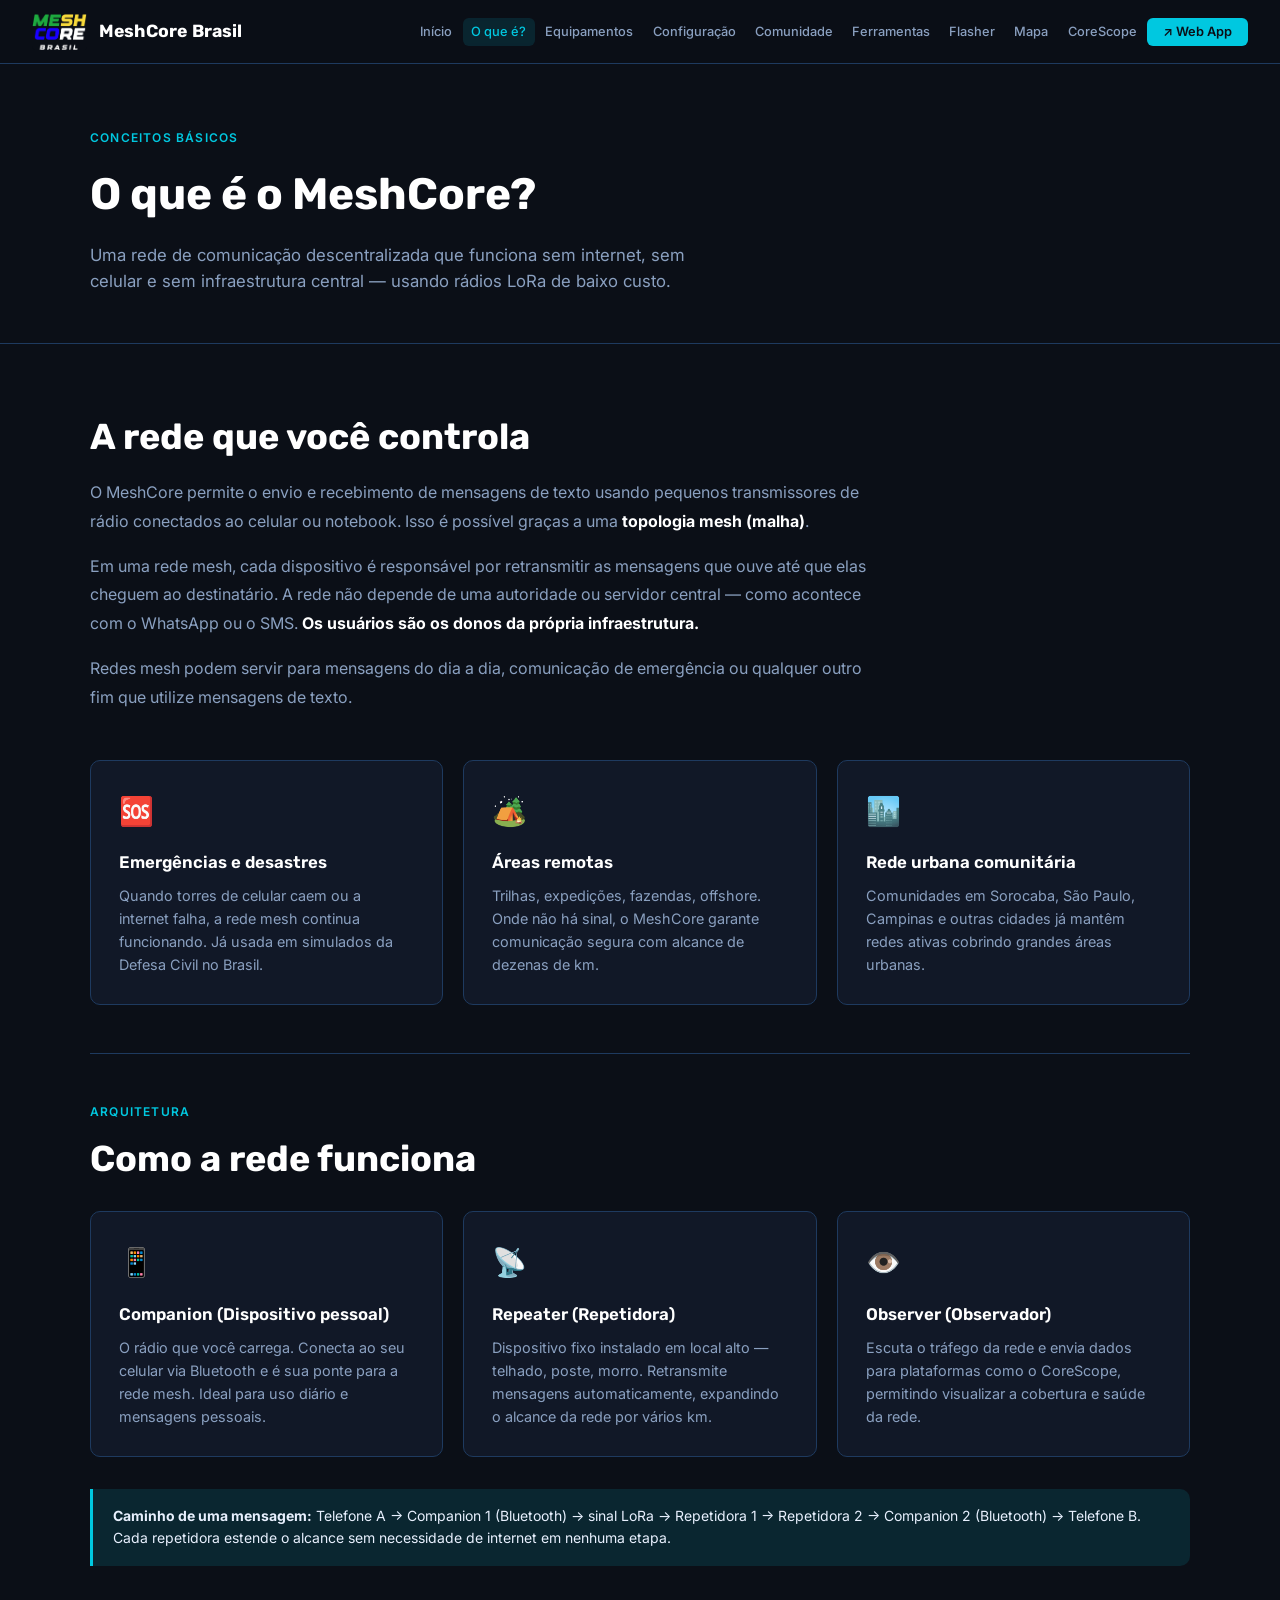
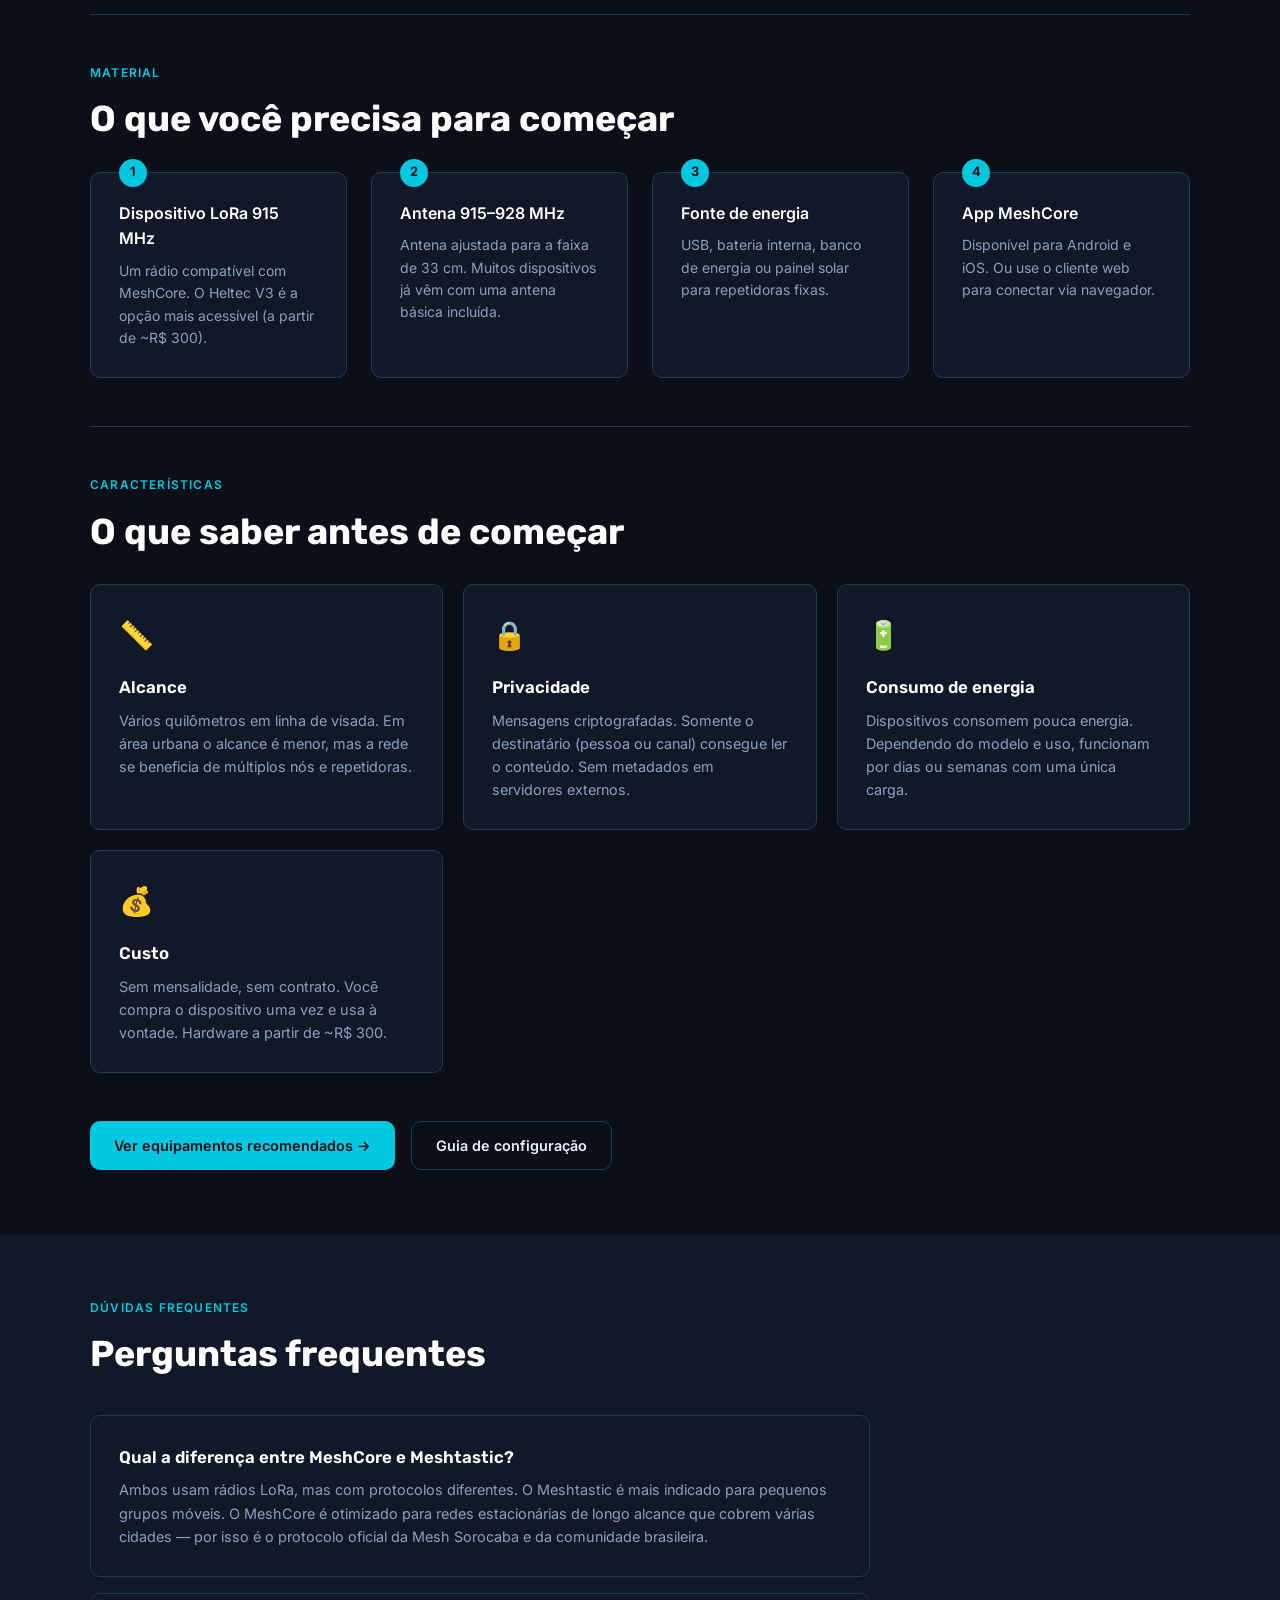
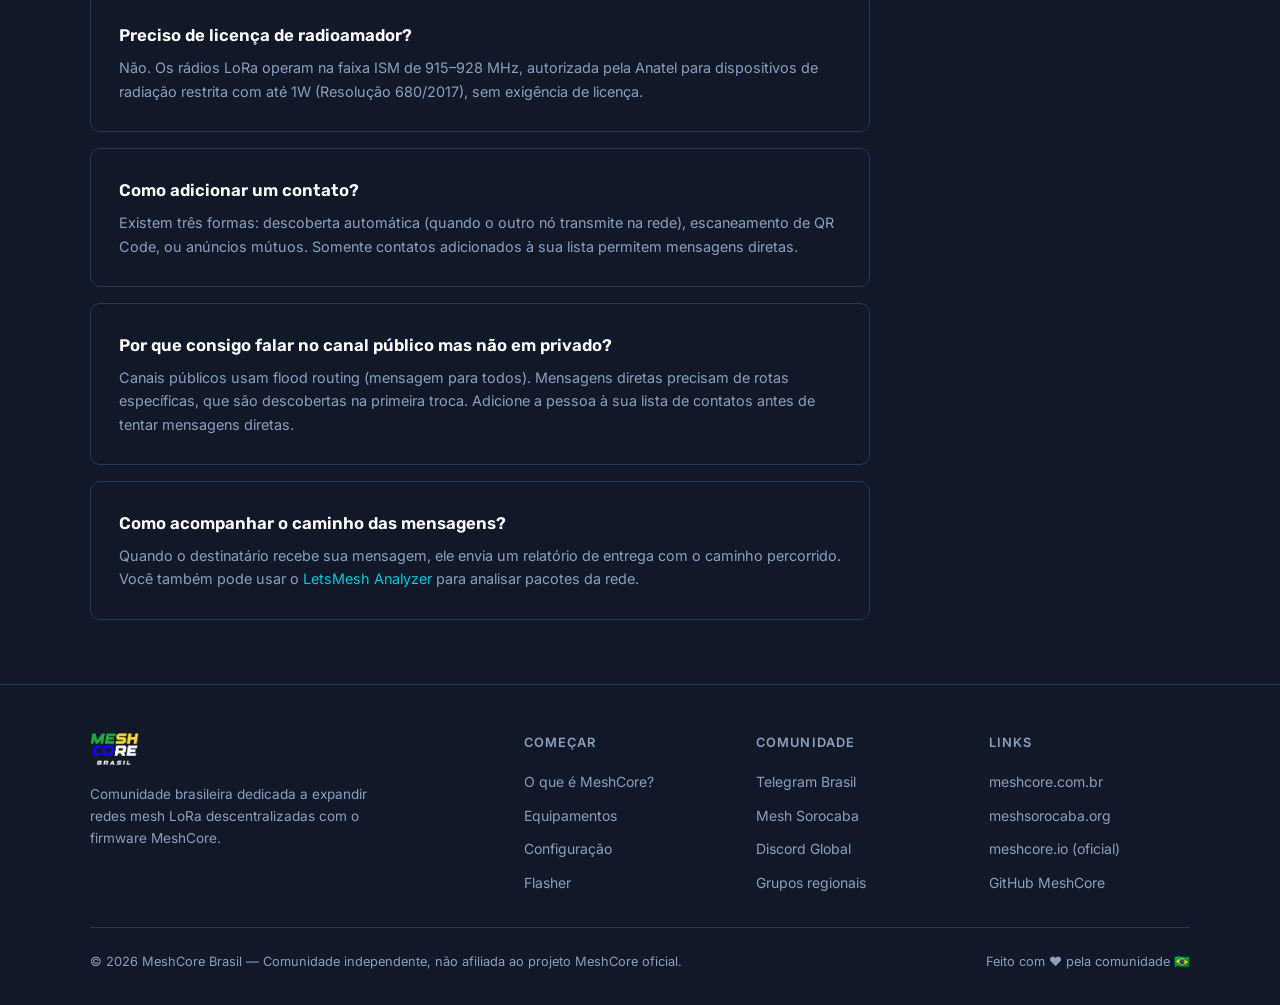
<file: pages/o-que-e.html>
<!DOCTYPE html>
<html lang="pt-BR">
<head>
  <meta charset="UTF-8">
  <meta name="viewport" content="width=device-width, initial-scale=1.0">
  <title>O que é MeshCore? — MeshCore Brasil</title>
  <meta name="description" content="Entenda o que é o MeshCore, como funciona uma rede mesh LoRa e por que ela é a solução ideal para comunicação sem internet no Brasil.">
  <link rel="icon" href="../img/logo.png">
  <link rel="stylesheet" href="../css/style.css">
</head>
<body>

<nav>
  <a href="../index.html" class="nav-logo">
    <img src="../img/logo.png" alt="MeshCore Brasil">
    <span>MeshCore Brasil</span>
  </a>
  <button class="nav-toggle" aria-label="Menu" onclick="this.closest('nav').querySelector('.nav-links').classList.toggle('open')">
    <svg width="22" height="22" viewBox="0 0 22 22" fill="none" stroke="currentColor" stroke-width="2" stroke-linecap="round">
      <line x1="3" y1="6" x2="19" y2="6"/><line x1="3" y1="11" x2="19" y2="11"/><line x1="3" y1="16" x2="19" y2="16"/>
    </svg>
  </button>
  <ul class="nav-links">
    <li><a href="../index.html">Início</a></li>
    <li><a href="o-que-e.html" class="active">O que é?</a></li>
    <li><a href="equipamentos.html">Equipamentos</a></li>
    <li><a href="configuracao.html">Configuração</a></li>
    <li><a href="comunidade.html">Comunidade</a></li>
    <li><a href="ferramentas.html">Ferramentas</a></li>
    <li><a href="flasher.html">Flasher</a></li>
    <li><a href="mapa.html">Mapa</a></li>
    <li><a href="corescope.html">CoreScope</a></li>
    <li><a href="https://app.meshcore.io/" target="_blank" class="nav-cta">↗ Web App</a></li>
  </ul>
</nav>

<div class="page-header">
  <div class="container">
    <div class="section-label">Conceitos básicos</div>
    <h1>O que é o MeshCore?</h1>
    <p>Uma rede de comunicação descentralizada que funciona sem internet, sem celular e sem infraestrutura central — usando rádios LoRa de baixo custo.</p>
  </div>
</div>

<section>
  <div class="container">

    <!-- O que é -->
    <div style="max-width: 780px; margin-bottom: 3rem;">
      <h2 class="section-title">A rede que você controla</h2>
      <p style="color: var(--text-dim); margin-bottom: 1rem; line-height: 1.8;">O MeshCore permite o envio e recebimento de mensagens de texto usando pequenos transmissores de rádio conectados ao celular ou notebook. Isso é possível graças a uma <strong style="color: var(--white);">topologia mesh (malha)</strong>.</p>
      <p style="color: var(--text-dim); margin-bottom: 1rem; line-height: 1.8;">Em uma rede mesh, cada dispositivo é responsável por retransmitir as mensagens que ouve até que elas cheguem ao destinatário. A rede não depende de uma autoridade ou servidor central — como acontece com o WhatsApp ou o SMS. <strong style="color: var(--white);">Os usuários são os donos da própria infraestrutura.</strong></p>
      <p style="color: var(--text-dim); line-height: 1.8;">Redes mesh podem servir para mensagens do dia a dia, comunicação de emergência ou qualquer outro fim que utilize mensagens de texto.</p>
    </div>

    <!-- Casos de uso -->
    <div class="cards" style="margin-bottom: 3rem;">
      <div class="card">
        <div class="card-icon">🆘</div>
        <h3>Emergências e desastres</h3>
        <p>Quando torres de celular caem ou a internet falha, a rede mesh continua funcionando. Já usada em simulados da Defesa Civil no Brasil.</p>
      </div>
      <div class="card">
        <div class="card-icon">🏕️</div>
        <h3>Áreas remotas</h3>
        <p>Trilhas, expedições, fazendas, offshore. Onde não há sinal, o MeshCore garante comunicação segura com alcance de dezenas de km.</p>
      </div>
      <div class="card">
        <div class="card-icon">🏙️</div>
        <h3>Rede urbana comunitária</h3>
        <p>Comunidades em Sorocaba, São Paulo, Campinas e outras cidades já mantêm redes ativas cobrindo grandes áreas urbanas.</p>
      </div>
    </div>

    <hr class="divider" style="margin: 3rem 0;">

    <!-- Como funciona -->
    <div style="margin-bottom: 3rem;">
      <div class="section-label">Arquitetura</div>
      <h2 class="section-title" style="margin-bottom: 1.5rem;">Como a rede funciona</h2>

      <div class="cards" style="margin-bottom: 2rem;">
        <div class="card">
          <div class="card-icon">📱</div>
          <h3>Companion (Dispositivo pessoal)</h3>
          <p>O rádio que você carrega. Conecta ao seu celular via Bluetooth e é sua ponte para a rede mesh. Ideal para uso diário e mensagens pessoais.</p>
        </div>
        <div class="card">
          <div class="card-icon">📡</div>
          <h3>Repeater (Repetidora)</h3>
          <p>Dispositivo fixo instalado em local alto — telhado, poste, morro. Retransmite mensagens automaticamente, expandindo o alcance da rede por vários km.</p>
        </div>
        <div class="card">
          <div class="card-icon">👁️</div>
          <h3>Observer (Observador)</h3>
          <p>Escuta o tráfego da rede e envia dados para plataformas como o CoreScope, permitindo visualizar a cobertura e saúde da rede.</p>
        </div>
      </div>

      <div class="info-box">
        <strong>Caminho de uma mensagem:</strong> Telefone A → Companion 1 (Bluetooth) → sinal LoRa → Repetidora 1 → Repetidora 2 → Companion 2 (Bluetooth) → Telefone B. Cada repetidora estende o alcance sem necessidade de internet em nenhuma etapa.
      </div>
    </div>

    <hr class="divider" style="margin: 3rem 0;">

    <!-- Material necessário -->
    <div style="margin-bottom: 3rem;">
      <div class="section-label">Material</div>
      <h2 class="section-title" style="margin-bottom: 1.5rem;">O que você precisa para começar</h2>
      <div class="steps">
        <div class="step">
          <h3>Dispositivo LoRa 915 MHz</h3>
          <p>Um rádio compatível com MeshCore. O Heltec V3 é a opção mais acessível (a partir de ~R$ 300).</p>
        </div>
        <div class="step">
          <h3>Antena 915–928 MHz</h3>
          <p>Antena ajustada para a faixa de 33 cm. Muitos dispositivos já vêm com uma antena básica incluída.</p>
        </div>
        <div class="step">
          <h3>Fonte de energia</h3>
          <p>USB, bateria interna, banco de energia ou painel solar para repetidoras fixas.</p>
        </div>
        <div class="step">
          <h3>App MeshCore</h3>
          <p>Disponível para Android e iOS. Ou use o cliente web para conectar via navegador.</p>
        </div>
      </div>
    </div>

    <hr class="divider" style="margin: 3rem 0;">

    <!-- Pontos importantes -->
    <div style="margin-bottom: 3rem;">
      <div class="section-label">Características</div>
      <h2 class="section-title" style="margin-bottom: 1.5rem;">O que saber antes de começar</h2>
      <div class="cards">
        <div class="card">
          <div class="card-icon">📏</div>
          <h3>Alcance</h3>
          <p>Vários quilômetros em linha de visada. Em área urbana o alcance é menor, mas a rede se beneficia de múltiplos nós e repetidoras.</p>
        </div>
        <div class="card">
          <div class="card-icon">🔒</div>
          <h3>Privacidade</h3>
          <p>Mensagens criptografadas. Somente o destinatário (pessoa ou canal) consegue ler o conteúdo. Sem metadados em servidores externos.</p>
        </div>
        <div class="card">
          <div class="card-icon">🔋</div>
          <h3>Consumo de energia</h3>
          <p>Dispositivos consomem pouca energia. Dependendo do modelo e uso, funcionam por dias ou semanas com uma única carga.</p>
        </div>
        <div class="card">
          <div class="card-icon">💰</div>
          <h3>Custo</h3>
          <p>Sem mensalidade, sem contrato. Você compra o dispositivo uma vez e usa à vontade. Hardware a partir de ~R$ 300.</p>
        </div>
      </div>
    </div>

    <!-- CTA -->
    <div style="display: flex; gap: 1rem; flex-wrap: wrap;">
      <a href="equipamentos.html" class="btn btn-primary">Ver equipamentos recomendados →</a>
      <a href="configuracao.html" class="btn btn-outline">Guia de configuração</a>
    </div>

  </div>
</section>

<!-- FAQ -->
<section style="background: var(--surface);">
  <div class="container">
    <div class="section-label">Dúvidas frequentes</div>
    <h2 class="section-title" style="margin-bottom: 2rem;">Perguntas frequentes</h2>

    <div style="display: grid; gap: 1rem; max-width: 780px;">

      <div class="card">
        <h3>Qual a diferença entre MeshCore e Meshtastic?</h3>
        <p style="margin-top: 0.5rem;">Ambos usam rádios LoRa, mas com protocolos diferentes. O Meshtastic é mais indicado para pequenos grupos móveis. O MeshCore é otimizado para redes estacionárias de longo alcance que cobrem várias cidades — por isso é o protocolo oficial da Mesh Sorocaba e da comunidade brasileira.</p>
      </div>

      <div class="card">
        <h3>Preciso de licença de radioamador?</h3>
        <p style="margin-top: 0.5rem;">Não. Os rádios LoRa operam na faixa ISM de 915–928 MHz, autorizada pela Anatel para dispositivos de radiação restrita com até 1W (Resolução 680/2017), sem exigência de licença.</p>
      </div>

      <div class="card">
        <h3>Como adicionar um contato?</h3>
        <p style="margin-top: 0.5rem;">Existem três formas: descoberta automática (quando o outro nó transmite na rede), escaneamento de QR Code, ou anúncios mútuos. Somente contatos adicionados à sua lista permitem mensagens diretas.</p>
      </div>

      <div class="card">
        <h3>Por que consigo falar no canal público mas não em privado?</h3>
        <p style="margin-top: 0.5rem;">Canais públicos usam flood routing (mensagem para todos). Mensagens diretas precisam de rotas específicas, que são descobertas na primeira troca. Adicione a pessoa à sua lista de contatos antes de tentar mensagens diretas.</p>
      </div>

      <div class="card">
        <h3>Como acompanhar o caminho das mensagens?</h3>
        <p style="margin-top: 0.5rem;">Quando o destinatário recebe sua mensagem, ele envia um relatório de entrega com o caminho percorrido. Você também pode usar o <a href="https://analyzer.letsmesh.net/" target="_blank">LetsMesh Analyzer</a> para analisar pacotes da rede.</p>
      </div>

    </div>
  </div>
</section>

<footer>
  <div class="footer-inner">
    <div class="footer-brand">
      <img src="../img/logo.png" alt="MeshCore Brasil">
      <p>Comunidade brasileira dedicada a expandir redes mesh LoRa descentralizadas com o firmware MeshCore.</p>
    </div>
    <div class="footer-col">
      <h4>Começar</h4>
      <ul>
        <li><a href="o-que-e.html">O que é MeshCore?</a></li>
        <li><a href="equipamentos.html">Equipamentos</a></li>
        <li><a href="configuracao.html">Configuração</a></li>
        <li><a href="https://flasher.meshcore.io/" target="_blank">Flasher</a></li>
      </ul>
    </div>
    <div class="footer-col">
      <h4>Comunidade</h4>
      <ul>
        <li><a href="https://t.me/meshcorebrasil" target="_blank">Telegram Brasil</a></li>
        <li><a href="https://t.me/meshsorocaba" target="_blank">Mesh Sorocaba</a></li>
        <li><a href="https://meshcore.gg" target="_blank">Discord Global</a></li>
        <li><a href="comunidade.html">Grupos regionais</a></li>
      </ul>
    </div>
    <div class="footer-col">
      <h4>Links</h4>
      <ul>
        <li><a href="https://meshcore.com.br" target="_blank">meshcore.com.br</a></li>
        <li><a href="https://www.meshsorocaba.org" target="_blank">meshsorocaba.org</a></li>
        <li><a href="https://meshcore.io" target="_blank">meshcore.io (oficial)</a></li>
        <li><a href="https://github.com/ripplebiz/MeshCore" target="_blank">GitHub MeshCore</a></li>
      </ul>
    </div>
  </div>
  <div class="footer-bottom">
    <span>© 2026 MeshCore Brasil — Comunidade independente, não afiliada ao projeto MeshCore oficial.</span>
    <span>Feito com ❤️ pela comunidade 🇧🇷</span>
  </div>
</footer>

</body>
</html>
</file>
<file: css/style.css>
@import url('https://fonts.googleapis.com/css2?family=Inter:wght@300;400;500;600;700&family=Rubik:wght@400;500;700&display=swap');

:root {
  --bg:          #0b0f17;
  --surface:     #111827;
  --surface-2:   #1a2438;
  --border:      #1e3a5f;
  --primary:     #14213d;
  --accent:      #00c8e0;
  --accent-dim:  rgba(0, 200, 224, 0.12);
  --accent-glow: rgba(0, 200, 224, 0.25);
  --text:        #e8f0fe;
  --text-dim:    #8aa0c0;
  --white:       #ffffff;
  --green:       #22d3a0;
  --radius:      10px;
  --nav-height:  64px;
}

*, *::before, *::after { box-sizing: border-box; margin: 0; padding: 0; }

html { scroll-behavior: smooth; }

body {
  font-family: 'Inter', sans-serif;
  background: var(--bg);
  color: var(--text);
  line-height: 1.6;
  font-size: 16px;
}

a { color: var(--accent); text-decoration: none; }
a:hover { text-decoration: underline; }

img { max-width: 100%; height: auto; }

/* ── NAV ───────────────────────────────────────────────────────────────────── */

nav {
  position: sticky;
  top: 0;
  z-index: 100;
  height: var(--nav-height);
  background: rgba(11, 15, 23, 0.92);
  backdrop-filter: blur(12px);
  border-bottom: 1px solid var(--border);
  display: flex;
  align-items: center;
  justify-content: space-between;
  padding: 0 2rem;
}

.nav-logo {
  display: flex;
  align-items: center;
  gap: 0.75rem;
  text-decoration: none;
}

.nav-logo img {
  height: 36px;
  width: auto;
}

.nav-logo span {
  font-family: 'Rubik', sans-serif;
  font-weight: 700;
  font-size: 1.1rem;
  color: var(--white);
  letter-spacing: 0.01em;
}

.nav-links {
  display: flex;
  align-items: center;
  gap: 0.1rem;
  list-style: none;
  flex-wrap: nowrap;
}

.nav-links a {
  color: var(--text-dim);
  font-size: 0.8rem;
  font-weight: 500;
  padding: 0.4rem 0.55rem;
  border-radius: 6px;
  transition: color 0.2s, background 0.2s;
  text-decoration: none;
  white-space: nowrap;
}

.nav-links a:hover,
.nav-links a.active {
  color: var(--accent);
  background: var(--accent-dim);
}

.nav-cta {
  background: var(--accent) !important;
  color: var(--bg) !important;
  font-weight: 600 !important;
  padding: 0.4rem 1rem !important;
  border-radius: 6px !important;
}

.nav-cta:hover {
  opacity: 0.9;
  background: var(--accent) !important;
}

.nav-toggle {
  display: none;
  background: none;
  border: none;
  cursor: pointer;
  color: var(--text);
  padding: 0.5rem;
}

/* ── HERO ──────────────────────────────────────────────────────────────────── */

.hero {
  padding: 6rem 2rem 5rem;
  text-align: center;
  position: relative;
  overflow: hidden;
}

.hero::before {
  content: '';
  position: absolute;
  top: -120px;
  left: 50%;
  transform: translateX(-50%);
  width: 700px;
  height: 700px;
  background: radial-gradient(circle, rgba(0, 200, 224, 0.08) 0%, transparent 70%);
  pointer-events: none;
}

.hero-badge {
  display: inline-block;
  background: var(--accent-dim);
  border: 1px solid var(--accent);
  color: var(--accent);
  font-size: 0.75rem;
  font-weight: 600;
  letter-spacing: 0.08em;
  text-transform: uppercase;
  padding: 0.3rem 0.9rem;
  border-radius: 999px;
  margin-bottom: 1.5rem;
}

.hero h1 {
  font-family: 'Rubik', sans-serif;
  font-size: clamp(2rem, 5vw, 3.5rem);
  font-weight: 700;
  color: var(--white);
  line-height: 1.15;
  max-width: 720px;
  margin: 0 auto 1.25rem;
}

.hero h1 span {
  color: var(--accent);
}

.hero p {
  font-size: 1.125rem;
  color: var(--text-dim);
  max-width: 580px;
  margin: 0 auto 2.5rem;
}

.hero-actions {
  display: flex;
  gap: 1rem;
  justify-content: center;
  flex-wrap: wrap;
}

/* ── BUTTONS ───────────────────────────────────────────────────────────────── */

.btn {
  display: inline-flex;
  align-items: center;
  gap: 0.5rem;
  padding: 0.75rem 1.5rem;
  border-radius: var(--radius);
  font-weight: 600;
  font-size: 0.9rem;
  cursor: pointer;
  transition: all 0.2s;
  text-decoration: none;
  border: none;
}

.btn-primary {
  background: var(--accent);
  color: var(--bg);
}

.btn-primary:hover {
  opacity: 0.88;
  text-decoration: none;
  transform: translateY(-1px);
  box-shadow: 0 4px 20px var(--accent-glow);
}

.btn-outline {
  background: transparent;
  color: var(--text);
  border: 1px solid var(--border);
}

.btn-outline:hover {
  border-color: var(--accent);
  color: var(--accent);
  text-decoration: none;
  transform: translateY(-1px);
}

/* ── SECTIONS ──────────────────────────────────────────────────────────────── */

section {
  padding: 4rem 2rem;
}

.container {
  max-width: 1100px;
  margin: 0 auto;
}

.section-label {
  font-size: 0.75rem;
  font-weight: 600;
  letter-spacing: 0.1em;
  text-transform: uppercase;
  color: var(--accent);
  margin-bottom: 0.5rem;
}

.section-title {
  font-family: 'Rubik', sans-serif;
  font-size: clamp(1.5rem, 3vw, 2.25rem);
  font-weight: 700;
  color: var(--white);
  margin-bottom: 0.75rem;
}

.section-desc {
  color: var(--text-dim);
  font-size: 1rem;
  max-width: 580px;
  margin-bottom: 3rem;
}

/* ── CARDS ─────────────────────────────────────────────────────────────────── */

.cards {
  display: grid;
  grid-template-columns: repeat(auto-fit, minmax(280px, 1fr));
  gap: 1.25rem;
}

.card {
  background: var(--surface);
  border: 1px solid var(--border);
  border-radius: var(--radius);
  padding: 1.75rem;
  transition: border-color 0.2s, transform 0.2s;
}

.card:hover {
  border-color: var(--accent);
  transform: translateY(-3px);
}

.card-icon {
  font-size: 1.75rem;
  margin-bottom: 1rem;
}

.card h3 {
  font-family: 'Rubik', sans-serif;
  font-size: 1.05rem;
  font-weight: 600;
  color: var(--white);
  margin-bottom: 0.5rem;
}

.card p {
  font-size: 0.9rem;
  color: var(--text-dim);
  line-height: 1.6;
}

/* ── STEPS ─────────────────────────────────────────────────────────────────── */

.steps {
  display: grid;
  grid-template-columns: repeat(auto-fit, minmax(220px, 1fr));
  gap: 1.5rem;
  counter-reset: steps;
}

.step {
  position: relative;
  padding: 1.75rem;
  background: var(--surface);
  border: 1px solid var(--border);
  border-radius: var(--radius);
  counter-increment: steps;
}

.step::before {
  content: counter(steps);
  position: absolute;
  top: -14px;
  left: 1.75rem;
  background: var(--accent);
  color: var(--bg);
  font-weight: 700;
  font-size: 0.8rem;
  width: 28px;
  height: 28px;
  border-radius: 50%;
  display: flex;
  align-items: center;
  justify-content: center;
}

.step h3 {
  font-weight: 600;
  color: var(--white);
  margin-bottom: 0.5rem;
  font-size: 1rem;
}

.step p {
  font-size: 0.875rem;
  color: var(--text-dim);
}

/* ── COMMUNITY LINKS ───────────────────────────────────────────────────────── */

.community-links {
  display: flex;
  flex-wrap: wrap;
  gap: 1rem;
}

.community-link {
  display: flex;
  align-items: center;
  gap: 0.75rem;
  background: var(--surface);
  border: 1px solid var(--border);
  border-radius: var(--radius);
  padding: 1rem 1.5rem;
  color: var(--text);
  text-decoration: none;
  font-weight: 500;
  transition: border-color 0.2s, transform 0.2s;
  flex: 1 1 220px;
}

.community-link:hover {
  border-color: var(--accent);
  color: var(--accent);
  text-decoration: none;
  transform: translateY(-2px);
}

.community-link .icon {
  font-size: 1.4rem;
}

/* ── FREQUENCY BOX ─────────────────────────────────────────────────────────── */

.freq-box {
  background: var(--surface);
  border: 1px solid var(--accent);
  border-radius: var(--radius);
  padding: 2rem;
  max-width: 540px;
}

.freq-box h3 {
  font-family: 'Rubik', sans-serif;
  font-weight: 700;
  color: var(--white);
  margin-bottom: 1rem;
  font-size: 1.1rem;
}

.freq-table {
  width: 100%;
  border-collapse: collapse;
  font-size: 0.9rem;
}

.freq-table td {
  padding: 0.45rem 0;
  border-bottom: 1px solid var(--border);
}

.freq-table td:first-child { color: var(--text-dim); width: 55%; }
.freq-table td:last-child  { color: var(--accent); font-weight: 600; font-family: monospace; font-size: 1rem; }
.freq-table tr:last-child td { border-bottom: none; }

.freq-note {
  margin-top: 1rem;
  font-size: 0.8rem;
  color: var(--text-dim);
  line-height: 1.5;
}

/* ── DIVIDER ────────────────────────────────────────────────────────────────── */

.divider {
  border: none;
  border-top: 1px solid var(--border);
  margin: 0;
}

/* ── FOOTER ────────────────────────────────────────────────────────────────── */

footer {
  background: var(--surface);
  border-top: 1px solid var(--border);
  padding: 3rem 2rem 2rem;
}

.footer-inner {
  max-width: 1100px;
  margin: 0 auto;
  display: grid;
  grid-template-columns: 2fr 1fr 1fr 1fr;
  gap: 2rem;
}

.footer-brand img {
  height: 32px;
  margin-bottom: 0.75rem;
}

.footer-brand p {
  font-size: 0.85rem;
  color: var(--text-dim);
  max-width: 280px;
  line-height: 1.6;
}

.footer-col h4 {
  font-size: 0.8rem;
  font-weight: 600;
  text-transform: uppercase;
  letter-spacing: 0.08em;
  color: var(--text-dim);
  margin-bottom: 1rem;
}

.footer-col ul {
  list-style: none;
  display: flex;
  flex-direction: column;
  gap: 0.5rem;
}

.footer-col a {
  font-size: 0.875rem;
  color: var(--text-dim);
  transition: color 0.2s;
}

.footer-col a:hover {
  color: var(--accent);
  text-decoration: none;
}

.footer-bottom {
  max-width: 1100px;
  margin: 2rem auto 0;
  padding-top: 1.5rem;
  border-top: 1px solid var(--border);
  display: flex;
  justify-content: space-between;
  align-items: center;
  font-size: 0.8rem;
  color: var(--text-dim);
  flex-wrap: wrap;
  gap: 0.5rem;
}

/* ── ALERT / INFO BOX ──────────────────────────────────────────────────────── */

.info-box {
  background: var(--accent-dim);
  border-left: 3px solid var(--accent);
  border-radius: 0 var(--radius) var(--radius) 0;
  padding: 1rem 1.25rem;
  font-size: 0.875rem;
  color: var(--text);
  margin: 1.5rem 0;
}

/* ── PAGE HEADER ───────────────────────────────────────────────────────────── */

.page-header {
  padding: 4rem 2rem 3rem;
  border-bottom: 1px solid var(--border);
}

.page-header .section-label { margin-bottom: 0.75rem; }
.page-header h1 {
  font-family: 'Rubik', sans-serif;
  font-size: clamp(1.75rem, 4vw, 2.75rem);
  font-weight: 700;
  color: var(--white);
  margin-bottom: 0.75rem;
}
.page-header p {
  color: var(--text-dim);
  font-size: 1.05rem;
  max-width: 600px;
}

/* ── RESPONSIVE ────────────────────────────────────────────────────────────── */

.params-grid { display: grid; grid-template-columns: 1fr auto; gap: 2rem; align-items: start; }

@media (max-width: 700px) {
  .params-grid { grid-template-columns: 1fr; }
  .params-grid .freq-box { min-width: unset; width: 100%; }
}

@media (max-width: 768px) {
  nav { padding: 0 1.25rem; }

  .nav-links {
    display: none;
    position: absolute;
    top: var(--nav-height);
    left: 0;
    right: 0;
    background: var(--bg);
    border-bottom: 1px solid var(--border);
    flex-direction: column;
    padding: 1rem;
    gap: 0.25rem;
  }

  .nav-links.open { display: flex; }
  .nav-links a { padding: 0.6rem 1rem; border-radius: 6px; width: 100%; }
  .nav-toggle { display: block; }

  .hero { padding: 4rem 1.25rem 3.5rem; }
  section { padding: 3rem 1.25rem; }

  .footer-inner {
    grid-template-columns: 1fr 1fr;
  }

  .footer-bottom {
    flex-direction: column;
    text-align: center;
  }
}

@media (max-width: 480px) {
  .footer-inner { grid-template-columns: 1fr; }
  .hero-actions { flex-direction: column; align-items: center; }
}
</file>
